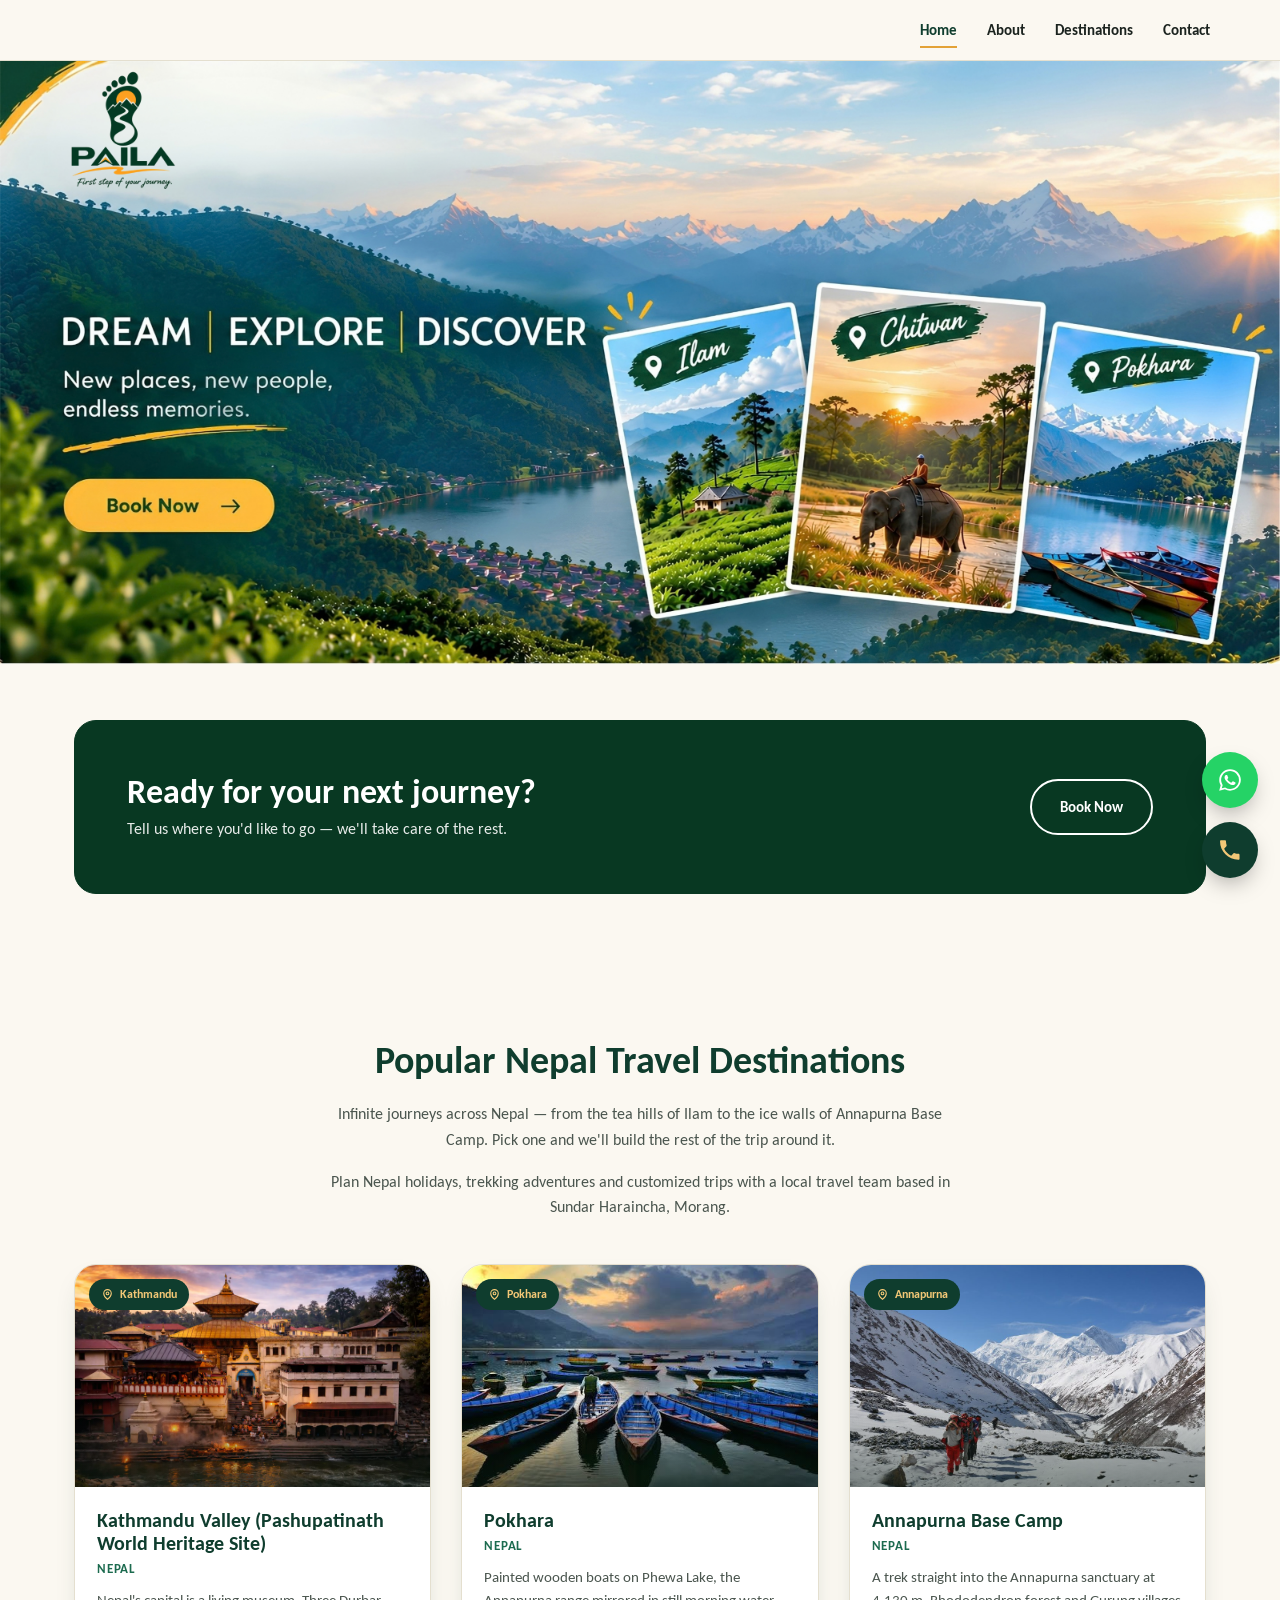
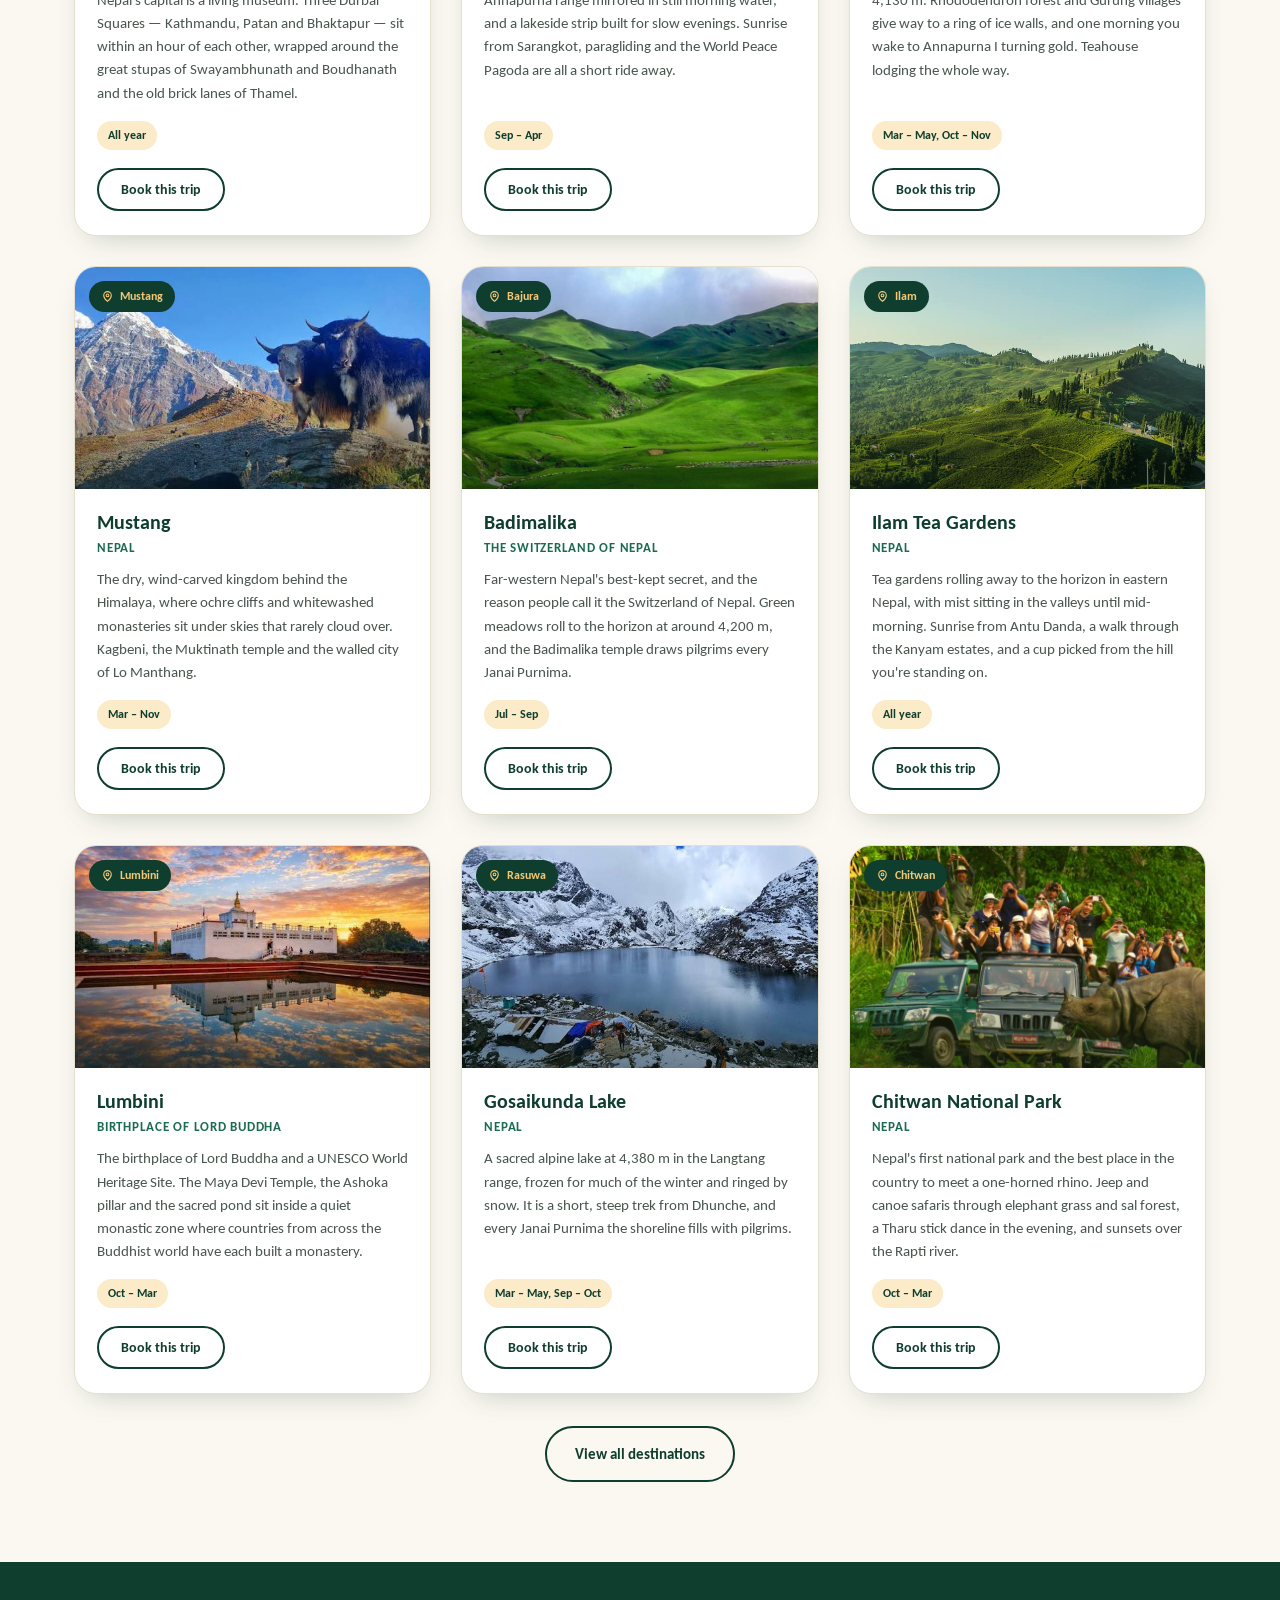
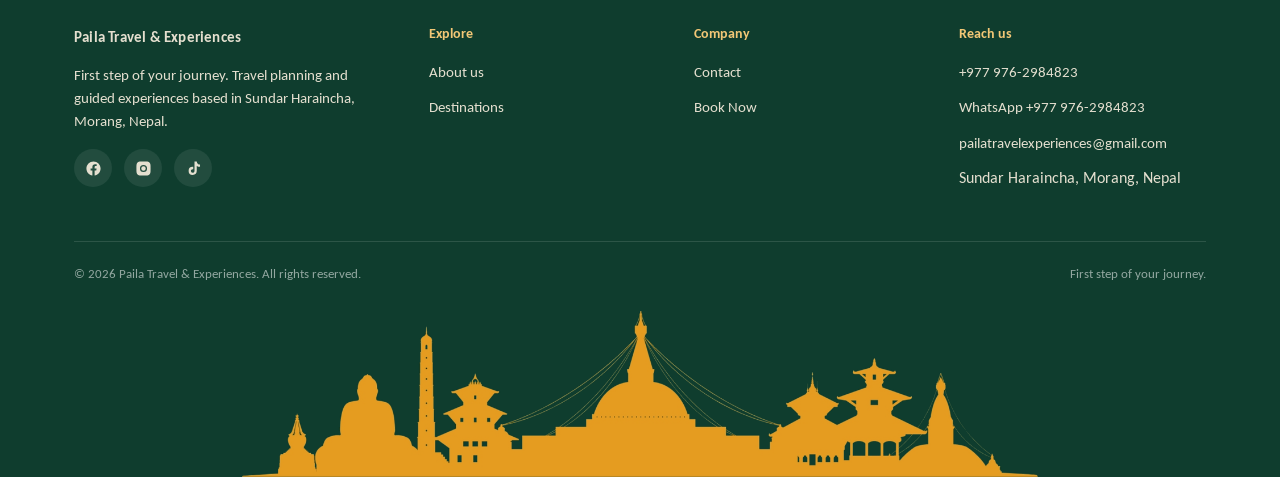
<file: index.html>
<!DOCTYPE html>
<html lang="en">
<head>
<meta charset="UTF-8">
<meta name="viewport" content="width=device-width, initial-scale=1.0">
<title>Paila Travel & Experiences | Nepal Tours, Treks & Travel Packages</title>
<meta name="description" content="Explore Nepal with Paila Travel & Experiences. Discover customized tours, treks and travel packages to Pokhara, Mustang, Annapurna Base Camp, Kathmandu, Chitwan, Ilam, Lumbini and more.">
<meta name="robots" content="index, follow, max-image-preview:large, max-snippet:-1, max-video-preview:-1">
<meta name="author" content="Paila Travel & Experiences">
<meta name="theme-color" content="#ffffff">
<link rel="canonical" href="https://www.pailatravel.com/">

<!-- Open Graph -->
<meta property="og:type" content="website">
<meta property="og:site_name" content="Paila Travel & Experiences">
<meta property="og:locale" content="en_NP">
<meta property="og:url" content="https://www.pailatravel.com/">
<meta property="og:title" content="Paila Travel & Experiences | Nepal Tours, Treks & Travel Packages">
<meta property="og:description" content="Plan memorable journeys across Nepal with customized tours, treks and local travel experiences from Paila Travel & Experiences.">
<meta property="og:image" content="https://www.pailatravel.com/images/hero-banner.png">
<meta property="og:image:alt" content="Paila Travel & Experiences — Nepal travel destinations">
<meta property="og:image:type" content="image/png">

<!-- X / Twitter -->
<meta name="twitter:card" content="summary_large_image">
<meta name="twitter:title" content="Paila Travel & Experiences | Nepal Tours & Treks">
<meta name="twitter:description" content="Customized tours, treks and travel experiences across Nepal.">
<meta name="twitter:image" content="https://www.pailatravel.com/images/hero-banner.png">

<!-- Favicons / assets -->
<link rel="icon" href="images/logo.png">
<link rel="preload" as="image" href="images/hero-banner.png">

<!-- LocalBusiness / TravelAgency structured data -->
<script type="application/ld+json">
{
  "@context": "https://schema.org",
  "@type": "TravelAgency",
  "@id": "https://www.pailatravel.com/#organization",
  "name": "Paila Travel & Experiences",
  "url": "https://www.pailatravel.com/",
  "logo": "https://www.pailatravel.com/images/logo.png",
  "image": "https://www.pailatravel.com/images/hero-banner.png",
  "description": "Travel agency offering tours, treks and customized travel experiences across Nepal.",
  "telephone": "+9779762984823",
  "email": "pailatravelexperiences@gmail.com",
  "address": {
    "@type": "PostalAddress",
    "addressLocality": "Sundar Haraincha",
    "addressRegion": "Morang",
    "addressCountry": "NP"
  },
  "areaServed": {
    "@type": "Country",
    "name": "Nepal"
  },
  "sameAs": [
    "https://www.facebook.com/share/19U7awjv8L/?mibextid=wwXIfr",
    "https://www.instagram.com/paila.travel",
    "https://www.tiktok.com/@paila.travel2026"
  ]
}
</script>

<link rel="stylesheet" href="css/style.css">
</head>
<body>

<!-- ============ TOP BAR ============ -->

<!-- ============ HEADER / NAV ============ -->
<header class="site-header">
  <div class="container nav nav-home">
    
    <nav class="nav-links" id="nav-links">
      <a href="index.html" aria-current="page">Home</a>
      <a href="about.html">About</a>
      <a href="destinations.html">Destinations</a>
      
      <a href="contact.html">Contact</a>
    </nav>
    <div class="nav-cta">
      <button class="nav-toggle" aria-label="Toggle menu" aria-expanded="false">
        <span></span><span></span><span></span>
      </button>
    </div>
  </div>
</header> 

<!-- ============ HERO ============ -->
<section class="hero" aria-label="Paila Travel & Experiences — Dream, Explore, Discover">

  <!-- wide screens: the designed banner, with an invisible hotspot over its Book Now graphic -->
  <div class="hero-frame">
    <img src="images/hero-banner.png" alt="Paila Travel & Experiences — Nepal tours and travel experiences in Pokhara, Ilam and Chitwan." fetchpriority="high">
    <button class="hero-booknow" data-open-booking aria-label="Book Now"></button>
  </div>

</section>


<!-- ============ CTA BANNER — sits in the white band directly under the banner ============ -->
<section class="cta-after-hero">
  <div class="container">
    <div class="cta-banner reveal cta-dark">
      <div>
        <h2>Ready for your next journey?</h2>
        <p>Tell us where you'd like to go — we'll take care of the rest.</p>
      </div>
      <a href="#" class="btn btn-outline-dark" data-open-booking>Book Now</a>
    </div>
  </div>
</section>


<!-- ============ DESTINATIONS ============ -->
<section>
  <div class="container">
    <div class="section-head center">
      <h2>Popular Nepal Travel Destinations</h2>
      <p>Infinite journeys across Nepal — from the tea hills of Ilam to the ice walls of Annapurna Base Camp. Pick one and we'll build the rest of the trip around it.</p>
      <p class="seo-intro">Plan Nepal holidays, trekking adventures and customized trips with a local travel team based in Sundar Haraincha, Morang.</p>
    </div>
    <div class="dest-grid">

      <article id="kathmandu" class="dest-card">
        <div class="dest-media">
          <img src="images/pash.png" alt="Temples and pagodas of a Durbar Square in the Kathmandu Valley, Nepal" loading="lazy">
          <span class="tag"><svg viewBox="0 0 24 24" fill="none" stroke="currentColor" stroke-width="2" aria-hidden="true"><path d="M12 21s-7-5.5-7-11a7 7 0 0 1 14 0c0 5.5-7 11-7 11z"/><circle cx="12" cy="10" r="2.5"/></svg>Kathmandu</span>
        </div>
        <div class="dest-body">
          <h3>Kathmandu Valley (Pashupatinath World Heritage Site)</h3>
          <div class="dest-country">Nepal</div>
          <p>Nepal's capital is a living museum. Three Durbar Squares — Kathmandu, Patan and Bhaktapur — sit within an hour of each other, wrapped around the great stupas of Swayambhunath and Boudhanath and the old brick lanes of Thamel.</p>
          <div class="dest-meta"><span>All year</span></div>
          <button type="button" class="btn btn-outline-dark dest-book" data-open-booking data-destination="Kathmandu Valley">Book this trip</button>
        </div>
      </article>

      <article id="pokhara" class="dest-card">
        <div class="dest-media">
          <img src="images/lakeside.png" alt="Wooden boats moored on Phewa Lake at Pokhara Lakeside, Nepal" loading="lazy">
          <span class="tag"><svg viewBox="0 0 24 24" fill="none" stroke="currentColor" stroke-width="2" aria-hidden="true"><path d="M12 21s-7-5.5-7-11a7 7 0 0 1 14 0c0 5.5-7 11-7 11z"/><circle cx="12" cy="10" r="2.5"/></svg>Pokhara</span>
        </div>
        <div class="dest-body">
          <h3>Pokhara </h3>
          <div class="dest-country">Nepal</div>
          <p>Painted wooden boats on Phewa Lake, the Annapurna range mirrored in still morning water, and a lakeside strip built for slow evenings. Sunrise from Sarangkot, paragliding and the World Peace Pagoda are all a short ride away.</p>
          <div class="dest-meta"><span>Sep – Apr</span></div>
          <button type="button" class="btn btn-outline-dark dest-book" data-open-booking data-destination="Pokhara (Lakeside)">Book this trip</button>
        </div>
      </article>

      <article id="abc" class="dest-card">
        <div class="dest-media">
          <img src="images/abc.png" alt="Trekkers walking towards the snow-covered Annapurna Base Camp sanctuary, Nepal" loading="lazy">
          <span class="tag"><svg viewBox="0 0 24 24" fill="none" stroke="currentColor" stroke-width="2" aria-hidden="true"><path d="M12 21s-7-5.5-7-11a7 7 0 0 1 14 0c0 5.5-7 11-7 11z"/><circle cx="12" cy="10" r="2.5"/></svg>Annapurna</span>
        </div>
        <div class="dest-body">
          <h3>Annapurna Base Camp</h3>
          <div class="dest-country">Nepal</div>
          <p>A trek straight into the Annapurna sanctuary at 4,130 m. Rhododendron forest and Gurung villages give way to a ring of ice walls, and one morning you wake to Annapurna I turning gold. Teahouse lodging the whole way.</p>
          <div class="dest-meta"><span>Mar – May, Oct – Nov</span></div>
          <button type="button" class="btn btn-outline-dark dest-book" data-open-booking data-destination="Annapurna Base Camp">Book this trip</button>
        </div>
      </article>

      <article id="mustang" class="dest-card">
        <div class="dest-media">
          <img src="images/mustang.png" alt="Yak standing on a ridge in front of Himalayan peaks in Mustang, Nepal" loading="lazy">
          <span class="tag"><svg viewBox="0 0 24 24" fill="none" stroke="currentColor" stroke-width="2" aria-hidden="true"><path d="M12 21s-7-5.5-7-11a7 7 0 0 1 14 0c0 5.5-7 11-7 11z"/><circle cx="12" cy="10" r="2.5"/></svg>Mustang</span>
        </div>
        <div class="dest-body">
          <h3>Mustang</h3>
          <div class="dest-country">Nepal</div>
          <p>The dry, wind-carved kingdom behind the Himalaya, where ochre cliffs and whitewashed monasteries sit under skies that rarely cloud over. Kagbeni, the Muktinath temple and the walled city of Lo Manthang.</p>
          <div class="dest-meta"><span>Mar – Nov</span></div>
          <button type="button" class="btn btn-outline-dark dest-book" data-open-booking data-destination="Mustang">Book this trip</button>
        </div>
      </article>

      <article id="badimalika" class="dest-card">
        <div class="dest-media">
          <img src="images/badi.png" alt="Rolling green alpine meadows of Badimalika in far-western Nepal" loading="lazy">
          <span class="tag"><svg viewBox="0 0 24 24" fill="none" stroke="currentColor" stroke-width="2" aria-hidden="true"><path d="M12 21s-7-5.5-7-11a7 7 0 0 1 14 0c0 5.5-7 11-7 11z"/><circle cx="12" cy="10" r="2.5"/></svg>Bajura</span>
        </div>
        <div class="dest-body">
          <h3>Badimalika</h3>
          <div class="dest-country">The Switzerland of Nepal</div>
          <p>Far-western Nepal's best-kept secret, and the reason people call it the Switzerland of Nepal. Green meadows roll to the horizon at around 4,200 m, and the Badimalika temple draws pilgrims every Janai Purnima.</p>
          <div class="dest-meta"><span>Jul – Sep</span></div>
          <button type="button" class="btn btn-outline-dark dest-book" data-open-booking data-destination="Badimalika">Book this trip</button>
        </div>
      </article>

      <article id="ilam" class="dest-card">
        <div class="dest-media">
          <img src="images/illam.png" alt="Terraced green tea gardens rolling over the hills of Ilam, eastern Nepal" loading="lazy">
          <span class="tag"><svg viewBox="0 0 24 24" fill="none" stroke="currentColor" stroke-width="2" aria-hidden="true"><path d="M12 21s-7-5.5-7-11a7 7 0 0 1 14 0c0 5.5-7 11-7 11z"/><circle cx="12" cy="10" r="2.5"/></svg>Ilam</span>
        </div>
        <div class="dest-body">
          <h3>Ilam Tea Gardens</h3>
          <div class="dest-country">Nepal</div>
          <p>Tea gardens rolling away to the horizon in eastern Nepal, with mist sitting in the valleys until mid-morning. Sunrise from Antu Danda, a walk through the Kanyam estates, and a cup picked from the hill you're standing on.</p>
          <div class="dest-meta"><span>All year</span></div>
          <button type="button" class="btn btn-outline-dark dest-book" data-open-booking data-destination="Ilam">Book this trip</button>
        </div>
      </article>

      <article id="lumbini" class="dest-card">
        <div class="dest-media">
          <img src="images/lumbini.png" alt="The Maya Devi Temple reflected in the sacred pond at Lumbini, Nepal" loading="lazy">
          <span class="tag"><svg viewBox="0 0 24 24" fill="none" stroke="currentColor" stroke-width="2" aria-hidden="true"><path d="M12 21s-7-5.5-7-11a7 7 0 0 1 14 0c0 5.5-7 11-7 11z"/><circle cx="12" cy="10" r="2.5"/></svg>Lumbini</span>
        </div>
        <div class="dest-body">
          <h3>Lumbini</h3>
          <div class="dest-country">Birthplace of Lord Buddha</div>
          <p>The birthplace of Lord Buddha and a UNESCO World Heritage Site. The Maya Devi Temple, the Ashoka pillar and the sacred pond sit inside a quiet monastic zone where countries from across the Buddhist world have each built a monastery.</p>
          <div class="dest-meta"><span>Oct – Mar</span></div>
          <button type="button" class="btn btn-outline-dark dest-book" data-open-booking data-destination="Lumbini">Book this trip</button>
        </div>
      </article>

      <article id="gosaikunda" class="dest-card">
        <div class="dest-media">
          <img src="images/gosaikunda.png" alt="The sacred alpine lake of Gosaikunda ringed by snow-covered ridges, Nepal" loading="lazy">
          <span class="tag"><svg viewBox="0 0 24 24" fill="none" stroke="currentColor" stroke-width="2" aria-hidden="true"><path d="M12 21s-7-5.5-7-11a7 7 0 0 1 14 0c0 5.5-7 11-7 11z"/><circle cx="12" cy="10" r="2.5"/></svg>Rasuwa</span>
        </div>
        <div class="dest-body">
          <h3>Gosaikunda Lake</h3>
          <div class="dest-country">Nepal</div>
          <p>A sacred alpine lake at 4,380 m in the Langtang range, frozen for much of the winter and ringed by snow. It is a short, steep trek from Dhunche, and every Janai Purnima the shoreline fills with pilgrims.</p>
          <div class="dest-meta"><span>Mar – May, Sep – Oct</span></div>
          <button type="button" class="btn btn-outline-dark dest-book" data-open-booking data-destination="Gosaikunda Lake">Book this trip</button>
        </div>
      </article>

      <article id="chitwan" class="dest-card">
        <div class="dest-media">
          <img src="images/chitwan.png" alt="Safari jeep of visitors photographing a one-horned rhino in Chitwan National Park, Nepal" loading="lazy">
          <span class="tag"><svg viewBox="0 0 24 24" fill="none" stroke="currentColor" stroke-width="2" aria-hidden="true"><path d="M12 21s-7-5.5-7-11a7 7 0 0 1 14 0c0 5.5-7 11-7 11z"/><circle cx="12" cy="10" r="2.5"/></svg>Chitwan</span>
        </div>
        <div class="dest-body">
          <h3>Chitwan National Park</h3>
          <div class="dest-country">Nepal</div>
          <p>Nepal's first national park and the best place in the country to meet a one-horned rhino. Jeep and canoe safaris through elephant grass and sal forest, a Tharu stick dance in the evening, and sunsets over the Rapti river.</p>
          <div class="dest-meta"><span>Oct – Mar</span></div>
          <button type="button" class="btn btn-outline-dark dest-book" data-open-booking data-destination="Chitwan National Park">Book this trip</button>
        </div>
      </article>

      <!-- <article id="bandipur" class="dest-card">
        <div class="dest-media">
          <img src="images/bandi.png" alt="Cobbled Newari bazaar street of Bandipur hilltop town, Nepal" loading="lazy">
          <span class="tag"><svg viewBox="0 0 24 24" fill="none" stroke="currentColor" stroke-width="2" aria-hidden="true"><path d="M12 21s-7-5.5-7-11a7 7 0 0 1 14 0c0 5.5-7 11-7 11z"/><circle cx="12" cy="10" r="2.5"/></svg>Tanahun</span>
        </div>
        <div class="dest-body">
          <h3>Bandipur</h3>
          <div class="dest-country">Nepal</div>
          <p>A hilltop Newari bazaar frozen in the 18th century — cobbled lanes, carved windows and pastel townhouses with no cars in sight. Climb to Thani Mai temple at sunrise for a wall of Himalayan peaks from Manaslu to the Annapurnas.</p>
          <div class="dest-meta"><span>All year</span></div>
          <button type="button" class="btn btn-outline-dark dest-book" data-open-booking data-destination="Bandipur">Book this trip</button>
        </div>
      </article>

      <article id="bardiya" class="dest-card">
        <div class="dest-media">
          <img src="images/bardi.png" alt="Jeep safari and forest of Bardiya National Park, Nepal" loading="lazy">
          <span class="tag"><svg viewBox="0 0 24 24" fill="none" stroke="currentColor" stroke-width="2" aria-hidden="true"><path d="M12 21s-7-5.5-7-11a7 7 0 0 1 14 0c0 5.5-7 11-7 11z"/><circle cx="12" cy="10" r="2.5"/></svg>Bardiya</span>
        </div>
        <div class="dest-body">
          <h3>Bardiya National Park</h3>
          <div class="dest-country">Nepal</div>
          <p>Nepal's largest national park, and a quieter alternative to Chitwan for spotting wild tigers, elephants and gharial along the Karnali River. Jeep and canoe safaris through sal forest and grassland, with evenings spent in Tharu villages.</p>
          <div class="dest-meta"><span>Oct – Mar</span></div>
          <button type="button" class="btn btn-outline-dark dest-book" data-open-booking data-destination="Bardiya National Park">Book this trip</button>
        </div>
      </article>

      <article id="ghandruk" class="dest-card">
        <div class="dest-media">
          <img src="images/ghan.png" alt="Stone-paved Gurung village of Ghandruk with Annapurna range behind, Nepal" loading="lazy">
          <span class="tag"><svg viewBox="0 0 24 24" fill="none" stroke="currentColor" stroke-width="2" aria-hidden="true"><path d="M12 21s-7-5.5-7-11a7 7 0 0 1 14 0c0 5.5-7 11-7 11z"/><circle cx="12" cy="10" r="2.5"/></svg>Kaski</span>
        </div>
        <div class="dest-body">
          <h3>Ghandruk</h3>
          <div class="dest-country">Nepal</div>
          <p>A stone-paved Gurung village terraced into the Annapurna foothills, with Machhapuchhre and Annapurna South filling the skyline from almost every doorway. One of the most rewarding short treks in the region, with teahouses along the way.</p>
          <div class="dest-meta"><span>Oct – May</span></div>
          <button type="button" class="btn btn-outline-dark dest-book" data-open-booking data-destination="Ghandruk">Book this trip</button>
        </div>
      </article>

      <article id="gorkha" class="dest-card">
        <div class="dest-media">
          <img src="images/gorkha.png" alt="Gorkha Durbar hilltop palace overlooking the valley, Nepal" loading="lazy">
          <span class="tag"><svg viewBox="0 0 24 24" fill="none" stroke="currentColor" stroke-width="2" aria-hidden="true"><path d="M12 21s-7-5.5-7-11a7 7 0 0 1 14 0c0 5.5-7 11-7 11z"/><circle cx="12" cy="10" r="2.5"/></svg>Gorkha</span>
        </div>
        <div class="dest-body">
          <h3>Gorkha</h3>
          <div class="dest-country">Nepal</div>
          <p>The hill town where Prithvi Narayan Shah began the campaign that unified Nepal. Gorkha Durbar's whitewashed palace sits on a ridge above the valley, with Manaslu and Himalchuli filling the horizon on a clear day.</p>
          <div class="dest-meta"><span>All year</span></div>
          <button type="button" class="btn btn-outline-dark dest-book" data-open-booking data-destination="Gorkha">Book this trip</button>
        </div>
      </article>

      <article id="jephale" class="dest-card">
        <div class="dest-media">
          <img src="images/jeff.png" alt="Hillside homestay village of Jephale with mountain views, Morang, Nepal" loading="lazy">
          <span class="tag"><svg viewBox="0 0 24 24" fill="none" stroke="currentColor" stroke-width="2" aria-hidden="true"><path d="M12 21s-7-5.5-7-11a7 7 0 0 1 14 0c0 5.5-7 11-7 11z"/><circle cx="12" cy="10" r="2.5"/></svg>Morang</span>
        </div>
        <div class="dest-body">
          <h3>Jefale</h3>
          <div class="dest-country">Nepal</div>
          <p>A community-homestay hill village tucked into the same district Paila Travel calls home. Climb the Jephale view tower for a rare low-altitude sighting of both Kanchenjunga and Everest, then settle into a family-run homestay for the night.</p>
          <div class="dest-meta"><span>Oct – Apr</span></div>
          <button type="button" class="btn btn-outline-dark dest-book" data-open-booking data-destination="Jephale">Book this trip</button>
        </div>
      </article>

      <article id="jiri" class="dest-card">
        <div class="dest-media">
          <img src="images/jiri.png" alt="Rolling green hills and apple orchards around Jiri, Nepal" loading="lazy">
          <span class="tag"><svg viewBox="0 0 24 24" fill="none" stroke="currentColor" stroke-width="2" aria-hidden="true"><path d="M12 21s-7-5.5-7-11a7 7 0 0 1 14 0c0 5.5-7 11-7 11z"/><circle cx="12" cy="10" r="2.5"/></svg>Dolakha</span>
        </div>
        <div class="dest-body">
          <h3>Jiri</h3>
          <div class="dest-country">Nepal</div>
          <p>Known as the "Switzerland of Nepal" for its rolling green hills and cool climate, Jiri was the original trailhead for Everest expeditions before the Lukla airstrip existed. Sherpa villages and pine forest, with a slower start to the Everest trail.</p>
          <div class="dest-meta"><span>Oct – Apr</span></div>
          <button type="button" class="btn btn-outline-dark dest-book" data-open-booking data-destination="Jiri">Book this trip</button>
        </div>
      </article>

      <article id="kalinchowk" class="dest-card">
        <div class="dest-media">
          <img src="images/kalin.png" alt="Kalinchowk Bhagwati temple ridge above Kuri Village in snow, Nepal" loading="lazy">
          <span class="tag"><svg viewBox="0 0 24 24" fill="none" stroke="currentColor" stroke-width="2" aria-hidden="true"><path d="M12 21s-7-5.5-7-11a7 7 0 0 1 14 0c0 5.5-7 11-7 11z"/><circle cx="12" cy="10" r="2.5"/></svg>Dolakha</span>
        </div>
        <div class="dest-body">
          <h3>Kalinchowk (Kuri Village)</h3>
          <div class="dest-country">Nepal</div>
          <p>Home base for the Kalinchowk Bhagwati temple, perched near 3,800 m and reached by a short hike or a cable car ride above the clouds. Winter buries the ridge in snow; on a clear day the view runs across Gaurishankar, Langtang and Ganesh Himal.</p>
          <div class="dest-meta"><span>Nov – Feb</span></div>
          <button type="button" class="btn btn-outline-dark dest-book" data-open-booking data-destination="Kalinchowk (Kuri Village)">Book this trip</button>
        </div>
      </article>

      <article id="koshi-tappu" class="dest-card">
        <div class="dest-media">
          <img src="images/koshi.png" alt="Wetland grassland of Koshi Tappu Wildlife Reserve with wild water buffalo, Nepal" loading="lazy">
          <span class="tag"><svg viewBox="0 0 24 24" fill="none" stroke="currentColor" stroke-width="2" aria-hidden="true"><path d="M12 21s-7-5.5-7-11a7 7 0 0 1 14 0c0 5.5-7 11-7 11z"/><circle cx="12" cy="10" r="2.5"/></svg>Sunsari</span>
        </div>
        <div class="dest-body">
          <h3>Koshi Tappu Wildlife Reserve</h3>
          <div class="dest-country">Nepal</div>
          <p>Nepal's most important wetland, where the Sapta Koshi spreads into marsh and grassland sheltering the country's last wild water buffalo and more than 500 bird species. A paradise for birdwatchers, with dugout canoe rides through the reeds at dawn.</p>
          <div class="dest-meta"><span>Oct – Mar</span></div>
          <button type="button" class="btn btn-outline-dark dest-book" data-open-booking data-destination="Koshi Tappu Wildlife Reserve">Book this trip</button>
        </div>
      </article>

      <article id="manang" class="dest-card">
        <div class="dest-media">
          <img src="images/man.png" alt="Tibetan-style village of Manang below Annapurna and Gangapurna peaks, Nepal" loading="lazy">
          <span class="tag"><svg viewBox="0 0 24 24" fill="none" stroke="currentColor" stroke-width="2" aria-hidden="true"><path d="M12 21s-7-5.5-7-11a7 7 0 0 1 14 0c0 5.5-7 11-7 11z"/><circle cx="12" cy="10" r="2.5"/></svg>Manang</span>
        </div>
        <div class="dest-body">
          <h3>Manang</h3>
          <div class="dest-country">Nepal</div>
          <p>A high, dry Himalayan valley on the Annapurna Circuit, where Tibetan-style villages sit under Annapurna II and Gangapurna. Old monasteries, Milarepa's cave and a built-in acclimatisation day — most trekkers pause here before crossing the Thorong La.</p>
          <div class="dest-meta"><span>Mar – May, Sep – Nov</span></div>
          <button type="button" class="btn btn-outline-dark dest-book" data-open-booking data-destination="Manang">Book this trip</button>
        </div>
      </article>

      <article id="namje" class="dest-card">
        <div class="dest-media">
          <img src="images/namj.png" alt="Magar village of Namje above Bhedetar hill station with Himalayan view, Nepal" loading="lazy">
          <span class="tag"><svg viewBox="0 0 24 24" fill="none" stroke="currentColor" stroke-width="2" aria-hidden="true"><path d="M12 21s-7-5.5-7-11a7 7 0 0 1 14 0c0 5.5-7 11-7 11z"/><circle cx="12" cy="10" r="2.5"/></svg>Dhankuta</span>
        </div>
        <div class="dest-body">
          <h3>Namje, Bhedetar</h3>
          <div class="dest-country">Nepal</div>
          <p>A Magar village above the hill station of Bhedetar, once named one of CNN's most underrated destinations in the world. Wide views of the eastern Himalaya, traditional Magar dance and dress, and cool weather a world away from the Terai plains below.</p>
          <div class="dest-meta"><span>All year</span></div>
          <button type="button" class="btn btn-outline-dark dest-book" data-open-booking data-destination="Namje, Bhedetar">Book this trip</button>
        </div>
      </article>

      <article id="pathibhara" class="dest-card">
        <div class="dest-media">
          <img src="images/pathi.png" alt="Pathibhara Devi temple on a ridge with Kanchenjunga behind, Nepal" loading="lazy">
          <span class="tag"><svg viewBox="0 0 24 24" fill="none" stroke="currentColor" stroke-width="2" aria-hidden="true"><path d="M12 21s-7-5.5-7-11a7 7 0 0 1 14 0c0 5.5-7 11-7 11z"/><circle cx="12" cy="10" r="2.5"/></svg>Taplejung</span>
        </div>
        <div class="dest-body">
          <h3>Pathibhara Temple</h3>
          <div class="dest-country">Nepal</div>
          <p>One of Nepal's most revered Shakti Peeth shrines, perched above 3,700 m in Taplejung with Kanchenjunga rising behind it. A cable car now carries pilgrims and trekkers most of the way up, with the final stretch on foot through rhododendron forest.</p>
          <div class="dest-meta"><span>Mar – May, Sep – Nov</span></div>
          <button type="button" class="btn btn-outline-dark dest-book" data-open-booking data-destination="Pathibhara Temple">Book this trip</button>
        </div>
      </article>

      <article id="sailung" class="dest-card">
        <div class="dest-media">
          <img src="images/sailung.png" alt="Grassy ridge of Sailung with 360-degree Himalayan panorama, Nepal" loading="lazy">
          <span class="tag"><svg viewBox="0 0 24 24" fill="none" stroke="currentColor" stroke-width="2" aria-hidden="true"><path d="M12 21s-7-5.5-7-11a7 7 0 0 1 14 0c0 5.5-7 11-7 11z"/><circle cx="12" cy="10" r="2.5"/></svg>Dolakha</span>
        </div>
        <div class="dest-body">
          <h3>Sailung</h3>
          <div class="dest-country">Nepal</div>
          <p>A grassy ridge on the Dolakha–Ramechhap border that opens into a full 360-degree horizon — Gaurishankar, Langtang, Ganesh Himal and, on the clearest days, Everest itself. Hindu and Buddhist shrines share the summit among a hundred rolling hillocks.</p>
          <div class="dest-meta"><span>Oct – May</span></div>
          <button type="button" class="btn btn-outline-dark dest-book" data-open-booking data-destination="Sailung">Book this trip</button>
        </div>
      </article> -->

    </div>
    <div class="section-more" style="text-align:center;margin-top:32px;">
      <a href="destinations.html" class="btn btn-outline-dark">View all destinations</a>
    </div>
  </div>
</section>

<!-- ============ FOOTER ============ -->
<footer class="site-footer">
  <div class="container">
    <div class="footer-grid">
      <div class="footer-brand">
        <p class="footer-brand-name">Paila Travel &amp; Experiences</p>
        <p>First step of your journey. Travel planning and guided experiences based in Sundar Haraincha, Morang, Nepal.</p>
        <div class="footer-socials">
          <a href="https://www.facebook.com/share/19U7awjv8L/?mibextid=wwXIfr" aria-label="Facebook" target="_blank" title="Add your Facebook link"><svg viewBox="0 0 24 24" fill="currentColor"><path d="M22 12.06C22 6.51 17.52 2 12 2S2 6.51 2 12.06c0 5 3.66 9.15 8.44 9.94v-7.03H7.9v-2.91h2.54V9.85c0-2.51 1.49-3.9 3.77-3.9 1.09 0 2.24.2 2.24.2v2.46h-1.26c-1.24 0-1.63.78-1.63 1.57v1.88h2.78l-.44 2.91h-2.34V22c4.78-.79 8.44-4.94 8.44-9.94z"/></svg></a>


          <a href="https://www.instagram.com/paila.travel?stkn=MzRrMGc0YTc4OGJt" aria-label="Instagram" target="_blank" title="Add your Instagram link"><svg viewBox="0 0 24 24" fill="currentColor"><path d="M12 2c2.72 0 3.06.01 4.12.06 1.06.05 1.79.22 2.43.47.66.26 1.21.6 1.76 1.15.5.5.9 1.1 1.15 1.76.25.64.42 1.37.47 2.43.05 1.06.06 1.4.06 4.12s-.01 3.06-.06 4.12c-.05 1.06-.22 1.79-.47 2.43a4.9 4.9 0 0 1-1.15 1.76 4.9 4.9 0 0 1-1.76 1.15c-.64.25-1.37.42-2.43.47-1.06.05-1.4.06-4.12.06s-3.06-.01-4.12-.06c-1.06-.05-1.79-.22-2.43-.47a4.9 4.9 0 0 1-1.76-1.15 4.9 4.9 0 0 1-1.15-1.76c-.25-.64-.42-1.37-.47-2.43C2.01 15.06 2 14.72 2 12s.01-3.06.06-4.12c.05-1.06.22-1.79.47-2.43.26-.66.6-1.21 1.15-1.76a4.9 4.9 0 0 1 1.76-1.15c.64-.25 1.37-.42 2.43-.47C8.94 2.01 9.28 2 12 2zm0 5a5 5 0 1 0 0 10 5 5 0 0 0 0-10zm0 8.2a3.2 3.2 0 1 1 0-6.4 3.2 3.2 0 0 1 0 6.4zm5.2-8.4a1.17 1.17 0 1 1 0-2.34 1.17 1.17 0 0 1 0 2.34z"/></svg></a>

          
          <a href="https://www.tiktok.com/@paila.travel2026?_r=1&_t=ZS-99uf7bv293M" aria-label="TikTok" target="_blank" title="Add your TikTok link"><svg viewBox="0 0 24 24" fill="currentColor"><path d="M16.6 2h-3.2v13.5c0 1.4-1.13 2.55-2.55 2.55a2.55 2.55 0 0 1-2.55-2.55c0-1.4 1.13-2.55 2.55-2.55.28 0 .55.04.8.13V9.7a5.8 5.8 0 0 0-.8-.06A5.75 5.75 0 0 0 5.1 15.4 5.75 5.75 0 0 0 10.85 21.1a5.75 5.75 0 0 0 5.75-5.75V8.3a8.2 8.2 0 0 0 4.6 1.4V6.5a4.98 4.98 0 0 1-4.6-4.5z"/></svg></a>
        </div>
      </div>
      <div>
        <h4>Explore</h4>
        <ul class="footer-links">
          <li><a href="about.html">About us</a></li>
          <li><a href="destinations.html">Destinations</a></li>
          
        </ul>
      </div>
      <div>
        <h4>Company</h4>
        <ul class="footer-links">
          <li><a href="contact.html">Contact</a></li>
          <li><a href="#" data-open-booking>Book Now</a></li>
        </ul>
      </div>
      <div>
        <h4>Reach us</h4>
        <ul class="footer-links">
          <li><a data-call-link href="#"> +977 976-2984823</a></li>
          <li><a data-whatsapp-link data-whatsapp-text="Hi Paila Travel, I'd like to know more about your tour packages." href="#"> WhatsApp +977 976-2984823</a></li>
          
          <li class="footer-email">
            <a href="https://mail.google.com/mail/?view=cm&fs=1&to=pailatravelexperiences@gmail.com" target="_blank">
             pailatravelexperiences@gmail.com
            </a>
          </li>
          <li>Sundar Haraincha, Morang, Nepal</li>
        </ul>
      </div>
    </div>
    <div class="footer-bottom">
      <span>© <span id="year"></span> Paila Travel & Experiences. All rights reserved.</span>
      <span>First step of your journey.</span>
    </div>
  </div>
  <div class="footer-skyline" aria-hidden="true">
    <img src="images/footer-skyline.png" alt="" class="footer-skyline-img" loading="lazy">
  </div>
</footer>

<!-- ============ FLOATING ACTION BUTTONS (home page) ============ -->
<div class="fab-stack">
  <a class="fab fab-whatsapp" data-whatsapp-link data-whatsapp-text="Hi Paila Travel, I'd like to know more about your tour packages." href="#" aria-label="Chat on WhatsApp" title="Chat on WhatsApp">
    <svg viewBox="0 0 24 24" fill="currentColor"><path d="M12.04 2c-5.5 0-9.96 4.46-9.96 9.96 0 1.76.46 3.44 1.32 4.94L2 22l5.25-1.38a9.9 9.9 0 0 0 4.79 1.22h.01c5.5 0 9.96-4.46 9.96-9.96S17.54 2 12.04 2zm0 18.2h-.01a8.2 8.2 0 0 1-4.18-1.14l-.3-.18-3.12.82.83-3.04-.2-.31a8.24 8.24 0 0 1-1.26-4.39c0-4.55 3.7-8.25 8.25-8.25 2.2 0 4.27.86 5.83 2.42a8.19 8.19 0 0 1 2.41 5.83c0 4.55-3.7 8.24-8.25 8.24zm4.52-6.17c-.25-.12-1.47-.72-1.69-.81-.23-.08-.4-.12-.56.13-.17.25-.64.81-.79.97-.14.17-.29.19-.54.06-.25-.12-1.04-.38-1.99-1.22-.73-.66-1.23-1.46-1.37-1.71-.14-.25-.02-.38.11-.51.11-.11.25-.29.37-.43.12-.15.16-.25.25-.42.08-.17.04-.31-.02-.44-.06-.12-.56-1.36-.77-1.86-.2-.48-.41-.42-.56-.43-.14-.01-.31-.01-.48-.01-.17 0-.44.06-.67.31-.23.25-.87.85-.87 2.08 0 1.23.89 2.41 1.02 2.58.12.17 1.75 2.67 4.25 3.74.59.26 1.06.41 1.42.52.6.19 1.14.16 1.57.1.48-.07 1.47-.6 1.68-1.18.21-.58.21-1.08.14-1.18-.06-.11-.23-.17-.48-.29z"/></svg>
  </a>
  <a class="fab fab-call" data-call-link href="#" aria-label="Call us" title="Call us">
    <svg viewBox="0 0 24 24" fill="currentColor"><path d="M6.6 10.8c1.4 2.8 3.7 5.1 6.5 6.5l2.2-2.2c.3-.3.7-.4 1-.2 1.1.4 2.3.6 3.5.6.6 0 1 .4 1 1V20c0 .6-.4 1-1 1-9.4 0-17-7.6-17-17 0-.6.4-1 1-1h3.5c.6 0 1 .4 1 1 0 1.2.2 2.4.6 3.5.1.4 0 .8-.2 1l-2.1 2.3z"/></svg>
  </a>
</div>

<!-- ============ BOOKING MODAL ============ -->
<div class="modal-backdrop" id="booking-modal">
  <div class="modal" role="dialog" aria-modal="true" aria-labelledby="booking-title">
    <button class="modal-close" aria-label="Close">✕</button>
    <div class="modal-head">
      <div class="icon-badge">
        <svg viewBox="0 0 24 24" fill="none" stroke="currentColor" stroke-width="2"><rect x="3" y="4" width="18" height="18" rx="2"/><path d="M8 2v4M16 2v4M3 10h18"/></svg>
      </div>
      <h3 id="booking-title">Book your trip</h3>
      <p>Fill this in and we'll open WhatsApp with your details ready to send.</p>
    </div>
    <div id="booking-form-msg" class="form-msg"></div>
    <form id="booking-form" novalidate>
      <div class="field">
        <label for="fullname">Full Name</label>
        <input id="fullname" name="fullname" type="text" placeholder="e.g. Sita Rai" required>
      </div>
      <div class="field">
        <label for="address">Address</label>
        <input id="address" name="address" type="text" placeholder="e.g. Biratnagar, Nepal" required>
      </div>
      <div class="field">
        <label for="phone">Contact No</label>
        <input id="phone" name="phone" type="tel" placeholder="98XXXXXXXX" required>
      </div>
      <div class="field">
        <label for="destination">Destination</label>
        <select id="destination" name="destination" required>
          <option value="" disabled selected>Choose where you'd like to go</option>
            <option value="Kathmandu Valley">Kathmandu Valley</option>
            <option value="Pokhara (Lakeside)">Pokhara (Lakeside)</option>
            <option value="Annapurna Base Camp">Annapurna Base Camp</option>
            <option value="Mustang">Mustang</option>
            <option value="Badimalika">Badimalika</option>
            <option value="Ilam">Ilam</option>
            <option value="Lumbini">Lumbini</option>
            <option value="Gosaikunda Lake">Gosaikunda Lake</option>
            <option value="Chitwan National Park">Chitwan National Park</option>
            <option value="Bandipur">Bandipur</option>
            <option value="Bardiya National Park">Bardiya National Park</option>
            <option value="Ghandruk">Ghandruk</option>
            <option value="Gorkha">Gorkha</option>
            <option value="Jephale">Jephale</option>
            <option value="Jiri">Jiri</option>
            <option value="Kalinchowk (Kuri Village)">Kalinchowk (Kuri Village)</option>
            <option value="Koshi Tappu Wildlife Reserve">Koshi Tappu Wildlife Reserve</option>
            <option value="Manang">Manang</option>
            <option value="Namje, Bhedetar">Namje, Bhedetar</option>
            <option value="Pathibhara Temple">Pathibhara Temple</option>
            <option value="Sailung">Sailung</option>
            <option value="Janakpur Dham">Janakpur Dham</option>
            <option value="Somewhere else in Nepal">Somewhere else in Nepal</option>
        </select>
      </div>
      <div class="field" id="destination-other-field" hidden>
        <label for="destination-other">Please tell us the destination</label>
        <input id="destination-other" name="destinationOther" type="text" placeholder="Where would you like to go?">
      </div>
      <div class="field-row">
        <div class="field">
          <label for="groupsize">Number of Travellers</label>
          <input id="groupsize" name="groupsize" type="number" min="1" step="1" inputmode="numeric" placeholder="e.g. 4" required>
        </div>
        <div class="field">
          <label for="tripduration">Trip Duration</label>
          <input id="tripduration" name="tripduration" type="text" placeholder="e.g. 5 days" required>
        </div>
      </div>
      <div class="field-row">
        <div class="field">
          <label for="bookingdate">Booking Date <span class="date-format-hint" data-date-hint>(dd/mm/yyyy)</span></label>
          <input id="bookingdate" name="bookingdate" type="text" inputmode="numeric" placeholder="dd/mm/yyyy" maxlength="10" required>
        </div>
        <div class="field">
          <label for="calendartype">Calendar</label>
          <select id="calendartype" name="calendartype" required>
            <option value="AD">AD</option>
            <option value="BS">BS</option>
          </select>
        </div>
      </div>

      <div class="field-checkbox">
        <input type="checkbox" id="agree-note" name="agreeNote" required>
        <label for="agree-note">Please Note: This form is only a preliminary tour inquiry and does not constitute a final booking or confirmation. Your tour will be finalized after our team contacts you to discuss the details, availability, pricing, and other requirements.</label>
      </div>

      <button type="submit" class="btn btn-gold btn-block">
        Send via WhatsApp
      </button>
    </form>
  </div>
</div>
<script>document.getElementById("year").textContent = new Date().getFullYear();</script>
<script src="js/main.js"></script>
</body>
</html>
</file>
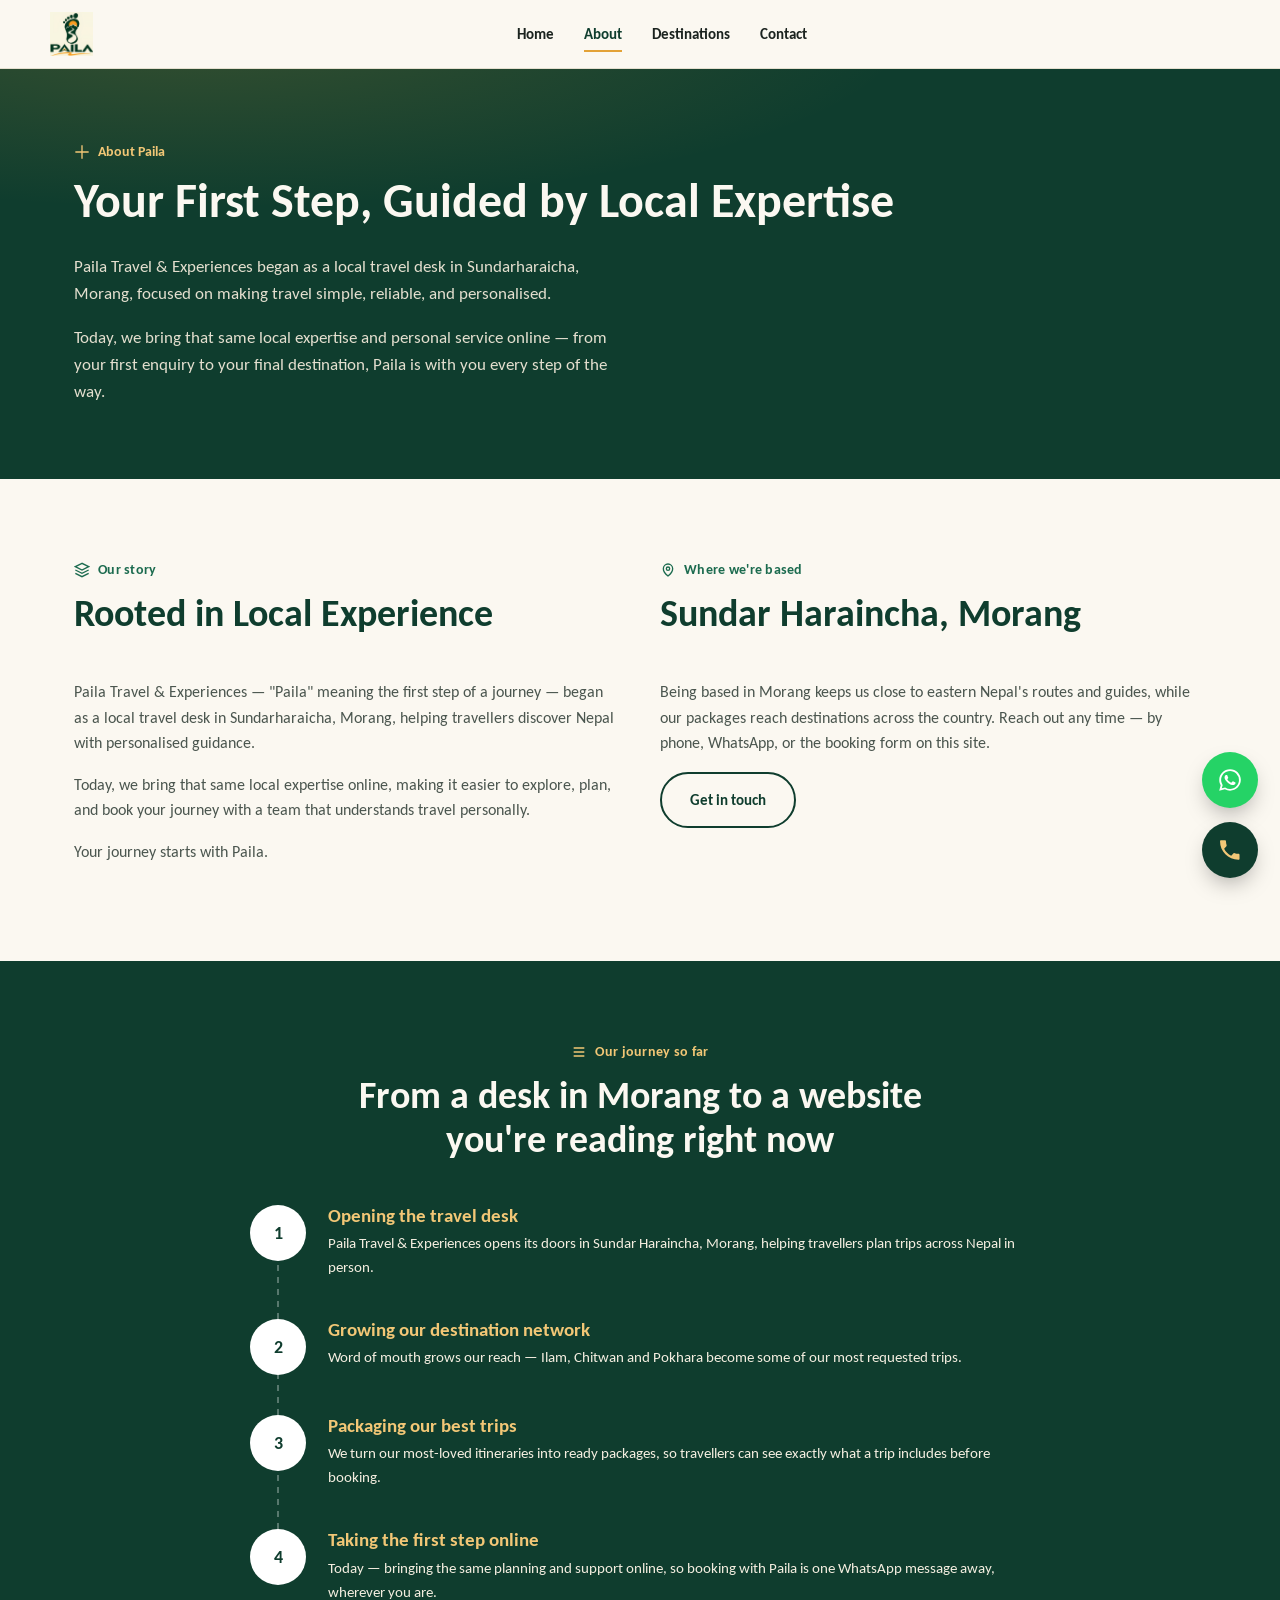
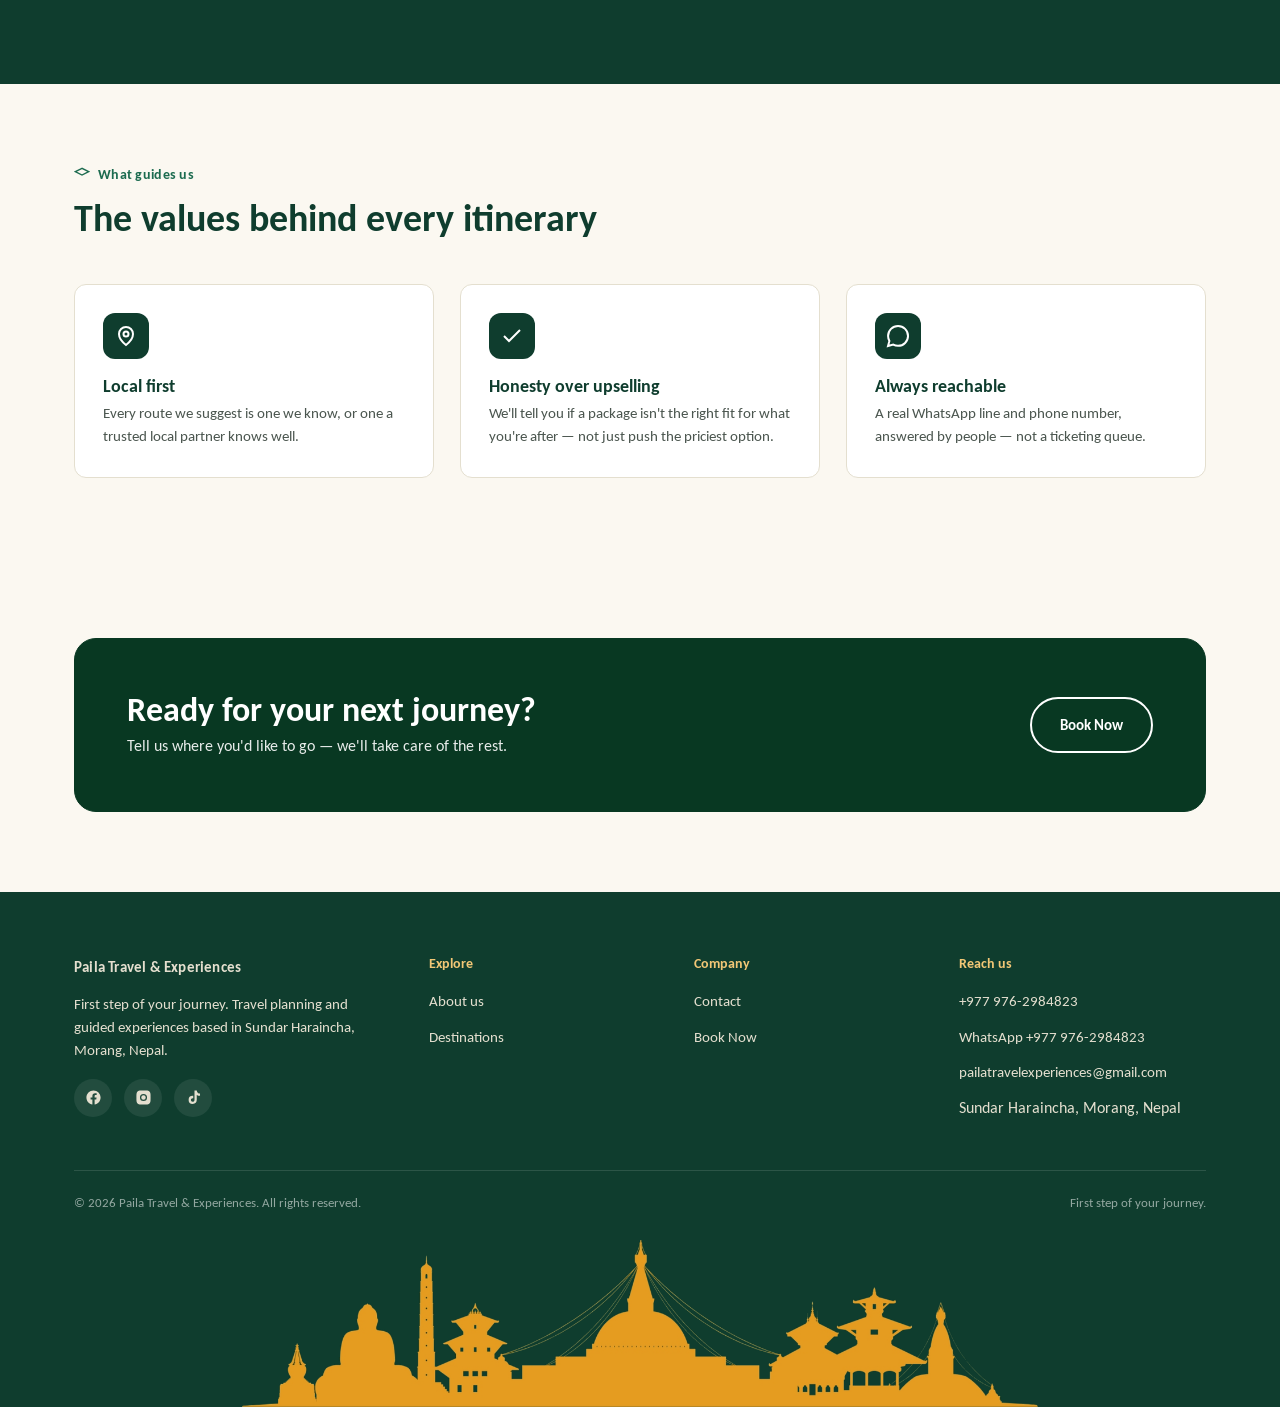
<file: about.html>
<!DOCTYPE html>
<html lang="en">
<head>
<meta charset="UTF-8">
<meta name="viewport" content="width=device-width, initial-scale=1.0">
<title>About Us | Paila Travel & Experiences</title>
<meta name="description" content="Paila Travel & Experiences is a Sundar Haraincha, Morang based travel company — learn our story and how we plan every trip.">
<link rel="icon" href="images/logo.png">
<link rel="stylesheet" href="css/style.css">
</head>
<body>

 
    

<header class="site-header">
  <div class="container nav">
    <a href="index.html" class="brand"><img src="images/logo.png" alt="Paila Travel & Experiences"></a>
    <nav class="nav-links" id="nav-links">
      <a href="index.html">Home</a>
      <a href="about.html" aria-current="page">About</a>
      <a href="destinations.html">Destinations</a>
      
      <a href="contact.html">Contact</a>
      
    </nav>
    <div class="nav-cta">
      <button class="nav-toggle" aria-label="Toggle menu" aria-expanded="false"><span></span><span></span><span></span></button>
    </div>
  </div>
</header>

<section class="page-hero">
  <div class="container">
    <div class="eyebrow-mark">
      <svg viewBox="0 0 24 24" width="16" height="16" fill="none" stroke="currentColor" stroke-width="2"><path d="M12 2v20M2 12h20"/></svg>
      About Paila
    </div>
    <h1>Your First Step, Guided by Local Expertise</h1>
    <p>Paila Travel &amp; Experiences began as a local travel desk in Sundarharaicha, Morang, focused on making travel simple, reliable, and personalised.</p>
    <p>Today, we bring that same local expertise and personal service online — from your first enquiry to your final destination, Paila is with you every step of the way.</p>
  </div>
</section>

<section>
  <div class="container">
    <div class="contact-grid">
      <div>
        <div class="section-head">
          <div class="kicker">
            <svg viewBox="0 0 24 24" fill="none" stroke="currentColor" stroke-width="2"><path d="M12 2 2 7l10 5 10-5-10-5zM2 17l10 5 10-5M2 12l10 5 10-5"/></svg>
            Our story
          </div>
          <h2>Rooted in Local Experience</h2>
        </div>
        <p>Paila Travel &amp; Experiences — "Paila" meaning the first step of a journey — began as a local travel desk in Sundarharaicha, Morang, helping travellers discover Nepal with personalised guidance.</p>
        <p>Today, we bring that same local expertise online, making it easier to explore, plan, and book your journey with a team that understands travel personally.</p>
        <p>Your journey starts with Paila.</p>
      </div>
      <div>
        <div class="section-head">
          <div class="kicker">
            <svg viewBox="0 0 24 24" fill="none" stroke="currentColor" stroke-width="2"><path d="M12 21s-7-5.5-7-11a7 7 0 0 1 14 0c0 5.5-7 11-7 11z"/><circle cx="12" cy="10" r="2.5"/></svg>
            Where we're based
          </div>
          <h2>Sundar Haraincha, Morang</h2>
        </div>
        <p>Being based in Morang keeps us close to eastern Nepal's routes and guides, while our packages reach destinations across the country. Reach out any time — by phone, WhatsApp, or the booking form on this site.</p>
        <a href="contact.html" class="btn btn-outline-dark">Get in touch</a>
      </div>
    </div>
  </div>
</section>

<!-- ============ OUR JOURNEY — footstep timeline (this really is a sequence) ============ -->
<section class="journey-dark">
  <div class="container">
    <div class="section-head center">
      <div class="kicker" style="justify-content:center;">
        <svg viewBox="0 0 24 24" fill="none" stroke="currentColor" stroke-width="2"><path d="M4 12h16M4 6h16M4 18h16"/></svg>
        Our journey so far
      </div>
      <h2>From a desk in Morang to a website you're reading right now</h2>
    </div>
    <div class="footstep-line reveal">
      <div class="footstep">
        <div class="mark">1</div>
        <div>
          <h3>Opening the travel desk</h3>
          <p>Paila Travel & Experiences opens its doors in Sundar Haraincha, Morang, helping travellers plan trips across Nepal in person.</p>
        </div>
      </div>
      <div class="footstep">
        <div class="mark">2</div>
        <div>
          <h3>Growing our destination network</h3>
          <p>Word of mouth grows our reach — Ilam, Chitwan and Pokhara become some of our most requested trips.</p>
        </div>
      </div>
      <div class="footstep">
        <div class="mark">3</div>
        <div>
          <h3>Packaging our best trips</h3>
          <p>We turn our most-loved itineraries into ready packages, so travellers can see exactly what a trip includes before booking.</p>
        </div>
      </div>
      <div class="footstep">
        <div class="mark">4</div>
        <div>
          <h3>Taking the first step online</h3>
          <p>Today — bringing the same planning and support online, so booking with Paila is one WhatsApp message away, wherever you are.</p>
        </div>
      </div>
    </div>
  </div>
</section>

<!-- ============ VALUES ============ -->
<section>
  <div class="container">
    <div class="section-head">
      <div class="kicker">
        <svg viewBox="0 0 24 24" fill="none" stroke="currentColor" stroke-width="2"><path d="M12 2 2 7l10 5 10-5-10-5z"/></svg>
        What guides us
      </div>
      <h2>The values behind every itinerary</h2>
    </div>
    <div class="cards-grid reveal">
      <div class="info-card">
        <div class="icon"><svg viewBox="0 0 24 24" fill="none" stroke="currentColor" stroke-width="2"><path d="M12 21s-7-5.5-7-11a7 7 0 0 1 14 0c0 5.5-7 11-7 11z"/><circle cx="12" cy="10" r="2.5"/></svg></div>
        <h3>Local first</h3>
        <p>Every route we suggest is one we know, or one a trusted local partner knows well.</p>
      </div>
      <div class="info-card">
        <div class="icon"><svg viewBox="0 0 24 24" fill="none" stroke="currentColor" stroke-width="2"><path d="M20 6 9 17l-5-5"/></svg></div>
        <h3>Honesty over upselling</h3>
        <p>We'll tell you if a package isn't the right fit for what you're after — not just push the priciest option.</p>
      </div>
      <div class="info-card">
        <div class="icon"><svg viewBox="0 0 24 24" fill="none" stroke="currentColor" stroke-width="2"><path d="M12.04 2c-5.5 0-9.96 4.46-9.96 9.96 0 1.76.46 3.44 1.32 4.94L2 22l5.25-1.38a9.9 9.9 0 0 0 4.79 1.22h.01c5.5 0 9.96-4.46 9.96-9.96S17.54 2 12.04 2z"/></svg></div>
        <h3>Always reachable</h3>
        <p>A real WhatsApp line and phone number, answered by people — not a ticketing queue.</p>
      </div>
    </div>
  </div>
</section>

<section>
  <div class="container">
    <div class="cta-banner reveal cta-dark">
      <div>
        <h2>Ready for your next journey?</h2>
        <p>Tell us where you'd like to go — we'll take care of the rest.</p>
      </div>
      <a href="#" class="btn btn-outline-dark" data-open-booking>Book Now</a>
    </div>
  </div>
</section>

<footer class="site-footer">
  <div class="container">
    <div class="footer-grid">
      <div class="footer-brand">
        <p class="footer-brand-name">Paila Travel &amp; Experiences</p>
        <p>First step of your journey. Travel planning and guided experiences based in Sundar Haraincha, Morang, Nepal.</p>
        <div class="footer-socials">
          <a href="https://www.facebook.com/share/19U7awjv8L/?mibextid=wwXIfr" aria-label="Facebook" target="_blank" title="Add your Facebook link"><svg viewBox="0 0 24 24" fill="currentColor"><path d="M22 12.06C22 6.51 17.52 2 12 2S2 6.51 2 12.06c0 5 3.66 9.15 8.44 9.94v-7.03H7.9v-2.91h2.54V9.85c0-2.51 1.49-3.9 3.77-3.9 1.09 0 2.24.2 2.24.2v2.46h-1.26c-1.24 0-1.63.78-1.63 1.57v1.88h2.78l-.44 2.91h-2.34V22c4.78-.79 8.44-4.94 8.44-9.94z"/></svg></a>


          <a href="https://www.instagram.com/paila.travel?stkn=MzRrMGc0YTc4OGJt" aria-label="Instagram" target="_blank" title="Add your Instagram link"><svg viewBox="0 0 24 24" fill="currentColor"><path d="M12 2c2.72 0 3.06.01 4.12.06 1.06.05 1.79.22 2.43.47.66.26 1.21.6 1.76 1.15.5.5.9 1.1 1.15 1.76.25.64.42 1.37.47 2.43.05 1.06.06 1.4.06 4.12s-.01 3.06-.06 4.12c-.05 1.06-.22 1.79-.47 2.43a4.9 4.9 0 0 1-1.15 1.76 4.9 4.9 0 0 1-1.76 1.15c-.64.25-1.37.42-2.43.47-1.06.05-1.4.06-4.12.06s-3.06-.01-4.12-.06c-1.06-.05-1.79-.22-2.43-.47a4.9 4.9 0 0 1-1.76-1.15 4.9 4.9 0 0 1-1.15-1.76c-.25-.64-.42-1.37-.47-2.43C2.01 15.06 2 14.72 2 12s.01-3.06.06-4.12c.05-1.06.22-1.79.47-2.43.26-.66.6-1.21 1.15-1.76a4.9 4.9 0 0 1 1.76-1.15c.64-.25 1.37-.42 2.43-.47C8.94 2.01 9.28 2 12 2zm0 5a5 5 0 1 0 0 10 5 5 0 0 0 0-10zm0 8.2a3.2 3.2 0 1 1 0-6.4 3.2 3.2 0 0 1 0 6.4zm5.2-8.4a1.17 1.17 0 1 1 0-2.34 1.17 1.17 0 0 1 0 2.34z"/></svg></a>

          
          <a href="https://www.tiktok.com/@paila.travel2026?_r=1&_t=ZS-99uf7bv293M" aria-label="TikTok" target="_blank" title="Add your TikTok link"><svg viewBox="0 0 24 24" fill="currentColor"><path d="M16.6 2h-3.2v13.5c0 1.4-1.13 2.55-2.55 2.55a2.55 2.55 0 0 1-2.55-2.55c0-1.4 1.13-2.55 2.55-2.55.28 0 .55.04.8.13V9.7a5.8 5.8 0 0 0-.8-.06A5.75 5.75 0 0 0 5.1 15.4 5.75 5.75 0 0 0 10.85 21.1a5.75 5.75 0 0 0 5.75-5.75V8.3a8.2 8.2 0 0 0 4.6 1.4V6.5a4.98 4.98 0 0 1-4.6-4.5z"/></svg></a>
        </div>
      </div>
      <div>
        <h4>Explore</h4>
        <ul class="footer-links">
          <li><a href="about.html">About us</a></li>
          <li><a href="destinations.html">Destinations</a></li>
        </ul>
      </div>
      <div>
        <h4>Company</h4>
        <ul class="footer-links">
          <li><a href="contact.html">Contact</a></li>
          <li><a href="#" data-open-booking>Book Now</a></li>
        </ul>
      </div>
      <div>
        <h4>Reach us</h4>
        <ul class="footer-links">
          <li><a data-call-link href="#"> +977 976-2984823</a></li>
          <li><a data-whatsapp-link data-whatsapp-text="Hi Paila Travel, I'd like to know more about your tour packages." href="#"> WhatsApp +977 976-2984823</a></li>
          <li class="footer-email"> <a href="https://mail.google.com/mail/?view=cm&fs=1&to=pailatravelexperiences@gmail.com" target="_blank">
             pailatravelexperiences@gmail.com
            </a></li>
          <li>Sundar Haraincha, Morang, Nepal</li>
        </ul>
      </div>
    </div>
    <div class="footer-bottom">
      <span>© <span id="year"></span> Paila Travel & Experiences. All rights reserved.</span>
      <span>First step of your journey.</span>
    </div>
  </div>
  <div class="footer-skyline" aria-hidden="true">
    <img src="images/footer-skyline.png" alt="" class="footer-skyline-img" loading="lazy">
  </div>
</footer>

<!-- ============ FLOATING ACTION BUTTONS ============ -->
<div class="fab-stack">
  <a class="fab fab-whatsapp" data-whatsapp-link data-whatsapp-text="Hi Paila Travel, I'd like to know more about your tour packages." href="#" aria-label="Chat on WhatsApp" title="Chat on WhatsApp">
    <svg viewBox="0 0 24 24" fill="currentColor"><path d="M12.04 2c-5.5 0-9.96 4.46-9.96 9.96 0 1.76.46 3.44 1.32 4.94L2 22l5.25-1.38a9.9 9.9 0 0 0 4.79 1.22h.01c5.5 0 9.96-4.46 9.96-9.96S17.54 2 12.04 2zm0 18.2h-.01a8.2 8.2 0 0 1-4.18-1.14l-.3-.18-3.12.82.83-3.04-.2-.31a8.24 8.24 0 0 1-1.26-4.39c0-4.55 3.7-8.25 8.25-8.25 2.2 0 4.27.86 5.83 2.42a8.19 8.19 0 0 1 2.41 5.83c0 4.55-3.7 8.24-8.25 8.24zm4.52-6.17c-.25-.12-1.47-.72-1.69-.81-.23-.08-.4-.12-.56.13-.17.25-.64.81-.79.97-.14.17-.29.19-.54.06-.25-.12-1.04-.38-1.99-1.22-.73-.66-1.23-1.46-1.37-1.71-.14-.25-.02-.38.11-.51.11-.11.25-.29.37-.43.12-.15.16-.25.25-.42.08-.17.04-.31-.02-.44-.06-.12-.56-1.36-.77-1.86-.2-.48-.41-.42-.56-.43-.14-.01-.31-.01-.48-.01-.17 0-.44.06-.67.31-.23.25-.87.85-.87 2.08 0 1.23.89 2.41 1.02 2.58.12.17 1.75 2.67 4.25 3.74.59.26 1.06.41 1.42.52.6.19 1.14.16 1.57.1.48-.07 1.47-.6 1.68-1.18.21-.58.21-1.08.14-1.18-.06-.11-.23-.17-.48-.29z"/></svg>
  </a>
  <a class="fab fab-call" data-call-link href="#" aria-label="Call us" title="Call us">
    <svg viewBox="0 0 24 24" fill="currentColor"><path d="M6.6 10.8c1.4 2.8 3.7 5.1 6.5 6.5l2.2-2.2c.3-.3.7-.4 1-.2 1.1.4 2.3.6 3.5.6.6 0 1 .4 1 1V20c0 .6-.4 1-1 1-9.4 0-17-7.6-17-17 0-.6.4-1 1-1h3.5c.6 0 1 .4 1 1 0 1.2.2 2.4.6 3.5.1.4 0 .8-.2 1l-2.1 2.3z"/></svg>
  </a>
</div>

<div class="modal-backdrop" id="booking-modal">
  <div class="modal" role="dialog" aria-modal="true" aria-labelledby="booking-title">
    <button class="modal-close" aria-label="Close">✕</button>
    <div class="modal-head">
      <div class="icon-badge"><svg viewBox="0 0 24 24" fill="none" stroke="currentColor" stroke-width="2"><rect x="3" y="4" width="18" height="18" rx="2"/><path d="M8 2v4M16 2v4M3 10h18"/></svg></div>
      <h3 id="booking-title">Book your trip</h3>
      <p>Fill this in and we'll open WhatsApp with your details ready to send.</p>
    </div>
    <div id="booking-form-msg" class="form-msg"></div>
    <form id="booking-form" novalidate>
      <div class="field"><label for="fullname">Full Name</label><input id="fullname" name="fullname" type="text" placeholder="e.g. Sita Rai" required></div>
      <div class="field"><label for="address">Address</label><input id="address" name="address" type="text" placeholder="e.g. Biratnagar, Nepal" required></div>
      <div class="field"><label for="phone">Contact No</label><input id="phone" name="phone" type="tel" placeholder="98XXXXXXXX" required></div>
      <div class="field">
        <label for="destination">Destination</label>
        <select id="destination" name="destination" required>
          <option value="" disabled selected>Choose where you'd like to go</option>
            <option value="Kathmandu Valley">Kathmandu Valley</option>
            <option value="Pokhara (Lakeside)">Pokhara (Lakeside)</option>
            <option value="Annapurna Base Camp">Annapurna Base Camp</option>
            <option value="Mustang">Mustang</option>
            <option value="Badimalika">Badimalika</option>
            <option value="Ilam">Ilam</option>
            <option value="Lumbini">Lumbini</option>
            <option value="Gosaikunda Lake">Gosaikunda Lake</option>
            <option value="Chitwan National Park">Chitwan National Park</option>
            <option value="Bandipur">Bandipur</option>
            <option value="Bardiya National Park">Bardiya National Park</option>
            <option value="Ghandruk">Ghandruk</option>
            <option value="Gorkha">Gorkha</option>
            <option value="Jephale">Jephale</option>
            <option value="Jiri">Jiri</option>
            <option value="Kalinchowk (Kuri Village)">Kalinchowk (Kuri Village)</option>
            <option value="Koshi Tappu Wildlife Reserve">Koshi Tappu Wildlife Reserve</option>
            <option value="Manang">Manang</option>
            <option value="Namje, Bhedetar">Namje, Bhedetar</option>
            <option value="Pathibhara Temple">Pathibhara Temple</option>
            <option value="Sailung">Sailung</option>
            <option value="Janakpur Dham">Janakpur Dham</option>
            <option value="Somewhere else in Nepal">Somewhere else in Nepal</option>
        </select>
      </div>
      <div class="field" id="destination-other-field" hidden>
        <label for="destination-other">Please tell us the destination</label>
        <input id="destination-other" name="destinationOther" type="text" placeholder="Where would you like to go?">
      </div>
      <div class="field-row">
        <div class="field">
          <label for="groupsize">Number of Travellers</label>
          <input id="groupsize" name="groupsize" type="number" min="1" step="1" inputmode="numeric" placeholder="e.g. 4" required>
        </div>
        <div class="field">
          <label for="tripduration">Trip Duration</label>
          <input id="tripduration" name="tripduration" type="text" placeholder="e.g. 5 days" required>
        </div>
      </div>
      <div class="field-row">
        <div class="field">
          <label for="bookingdate">Booking Date <span class="date-format-hint" data-date-hint>(dd/mm/yyyy)</span></label>
          <input id="bookingdate" name="bookingdate" type="text" inputmode="numeric" placeholder="dd/mm/yyyy" maxlength="10" required>
        </div>
        <div class="field">
          <label for="calendartype">Calendar</label>
          <select id="calendartype" name="calendartype" required>
            <option value="AD">AD</option>
            <option value="BS">BS</option>
          </select>
        </div>
      </div>

      <div class="field-checkbox">
        <input type="checkbox" id="agree-note" name="agreeNote" required>
        <label for="agree-note">Please Note: This form is only a preliminary tour inquiry and does not constitute a final booking or confirmation. Your tour will be finalized after our team contacts you to discuss the details, availability, pricing, and other requirements.</label>
      </div>

      <button type="submit" class="btn btn-gold btn-block">Send via WhatsApp</button>
    </form>
  </div>
</div>


<script>document.getElementById("year").textContent = new Date().getFullYear();</script>
<script src="js/main.js"></script>
</body>
</html>
</file>
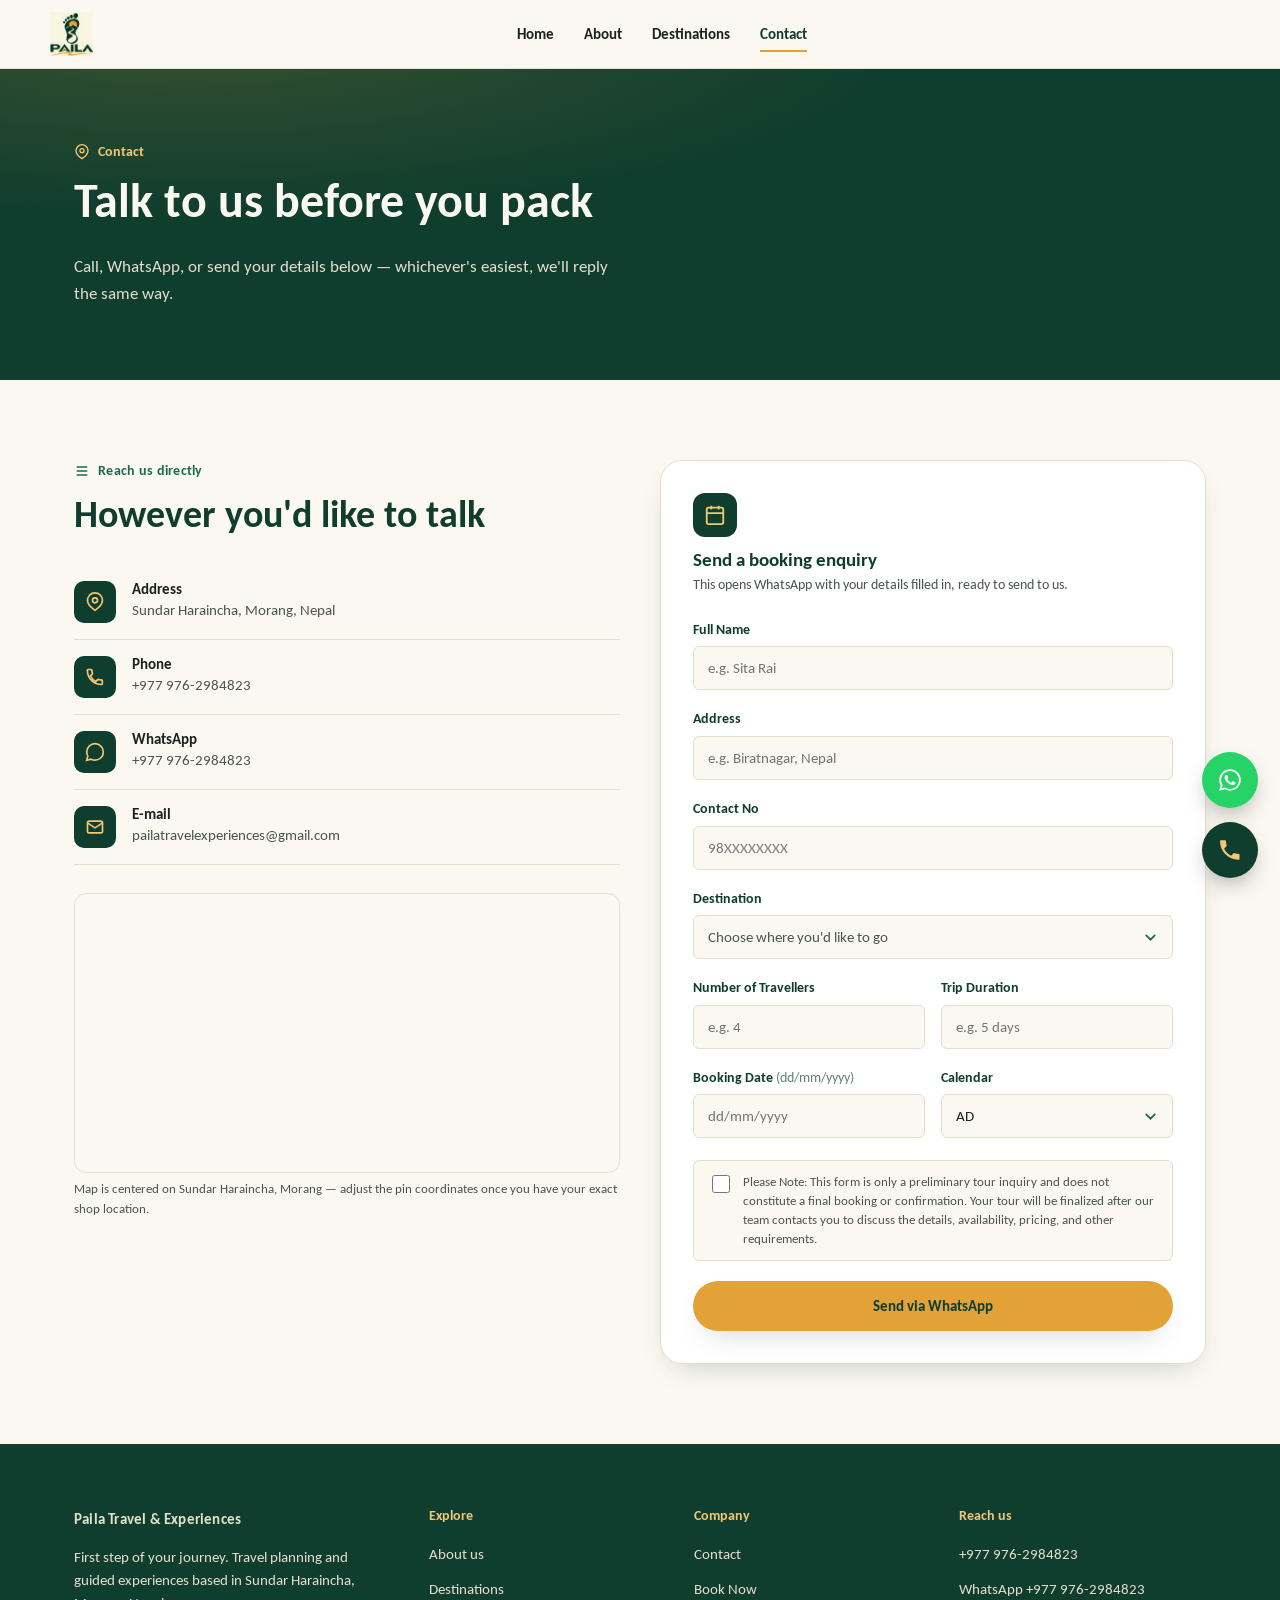
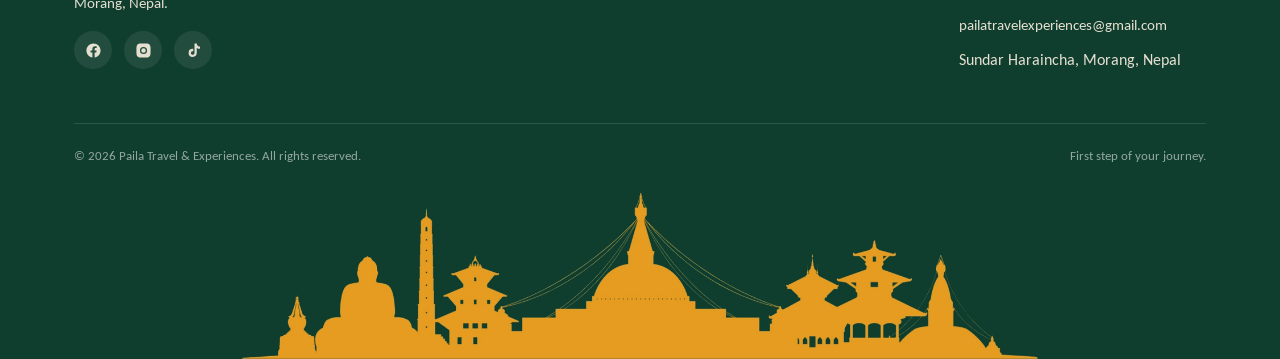
<file: contact.html>
<!DOCTYPE html>
<html lang="en">
<head>
<meta charset="UTF-8">
<meta name="viewport" content="width=device-width, initial-scale=1.0">
<title>Contact | Paila Travel & Experiences</title>
<meta name="description" content="Contact Paila Travel & Experiences — call, WhatsApp, or send a booking enquiry directly from this page.">
<link rel="icon" href="images/logo.png">
<link rel="stylesheet" href="css/style.css">
</head>
<body>


<header class="site-header">
  <div class="container nav">
    <a href="index.html" class="brand"><img src="images/logo.png" alt="Paila Travel & Experiences"></a>
    <nav class="nav-links" id="nav-links">
      <a href="index.html">Home</a>
      <a href="about.html">About</a>
      <a href="destinations.html">Destinations</a>
      
      <a href="contact.html" aria-current="page">Contact</a>
      
    </nav>
    <div class="nav-cta">
      <button class="nav-toggle" aria-label="Toggle menu" aria-expanded="false"><span></span><span></span><span></span></button>
    </div>
  </div>
</header>

<section class="page-hero">
  <div class="container">
    <div class="eyebrow-mark">
      <svg viewBox="0 0 24 24" width="16" height="16" fill="none" stroke="currentColor" stroke-width="2"><path d="M21 10c0 6-9 12-9 12S3 16 3 10a9 9 0 0 1 18 0z"/><circle cx="12" cy="10" r="3"/></svg>
      Contact
    </div>
    <h1>Talk to us before you pack</h1>
    <p>Call, WhatsApp, or send your details below — whichever's easiest, we'll reply the same way.</p>
  </div>
</section>

<section>
  <div class="container">
    <div class="contact-grid">

      <div>
        <div class="section-head">
          <div class="kicker">
            <svg viewBox="0 0 24 24" fill="none" stroke="currentColor" stroke-width="2"><path d="M4 12h16M4 6h16M4 18h16"/></svg>
            Reach us directly
          </div>
          <h2>However you'd like to talk</h2>
        </div>

        <ul class="contact-list">
          <li>
            <div class="icon"><svg viewBox="0 0 24 24" fill="none" stroke="currentColor" stroke-width="2"><path d="M21 10c0 6-9 12-9 12S3 16 3 10a9 9 0 0 1 18 0z"/><circle cx="12" cy="10" r="3"/></svg></div>
            <div>
              <h4>Address</h4>
              <p>Sundar Haraincha, Morang, Nepal</p>
            </div>
          </li>
          <li>
            <div class="icon"><svg viewBox="0 0 24 24" fill="none" stroke="currentColor" stroke-width="2"><path d="M6.6 10.8c1.4 2.8 3.7 5.1 6.5 6.5l2.2-2.2c.3-.3.7-.4 1-.2 1.1.4 2.3.6 3.5.6.6 0 1 .4 1 1V20c0 .6-.4 1-1 1-9.4 0-17-7.6-17-17 0-.6.4-1 1-1h3.5c.6 0 1 .4 1 1 0 1.2.2 2.4.6 3.5.1.4 0 .8-.2 1l-2.1 2.3z"/></svg></div>
            <div>
              <h4>Phone</h4>
              <p><a data-call-link href="#">+977 976-2984823</a></p>
            </div>
          </li>
          <li>
            <div class="icon"><svg viewBox="0 0 24 24" fill="none" stroke="currentColor" stroke-width="2"><path d="M12.04 2c-5.5 0-9.96 4.46-9.96 9.96 0 1.76.46 3.44 1.32 4.94L2 22l5.25-1.38a9.9 9.9 0 0 0 4.79 1.22h.01c5.5 0 9.96-4.46 9.96-9.96S17.54 2 12.04 2z"/></svg></div>
            <div>
              <h4>WhatsApp</h4>
              <p><a data-whatsapp-link data-whatsapp-text="Hi Paila Travel, I'd like to know more about your tour packages." href="#">+977 976-2984823</a></p>
            </div>
          </li>
          <li>
            <div class="icon"><svg viewBox="0 0 24 24" fill="none" stroke="currentColor" stroke-width="2"><rect x="3" y="5" width="18" height="14" rx="2"/><path d="m3 7 9 6 9-6"/></svg></div>
            <div>
              <h4>E-mail</h4>
              <p><a href="https://mail.google.com/mail/?view=cm&fs=1&to=pailatravelexperiences@gmail.com" target="_blank">pailatravelexperiences@gmail.com</a></p>
            </div>
          </li>
        </ul>

        <div class="map-frame">
          <iframe
            src="https://www.openstreetmap.org/export/embed.html?bbox=87.28%2C26.55%2C87.42%2C26.68&layer=mapnik&marker=26.615%2C87.35"
            loading="lazy"
            title="Map showing Sundar Haraincha, Morang, Nepal"
            referrerpolicy="no-referrer-when-downgrade">
          </iframe>
        </div>
        <p class="field-hint">Map is centered on Sundar Haraincha, Morang — adjust the pin coordinates once you have your exact shop location.</p>
      </div>

      <div>
        <div class="form-card">
          <div class="modal-head" style="margin-bottom:22px;">
            <div class="icon-badge"><svg viewBox="0 0 24 24" fill="none" stroke="currentColor" stroke-width="2"><rect x="3" y="4" width="18" height="18" rx="2"/><path d="M8 2v4M16 2v4M3 10h18"/></svg></div>
            <h3>Send a booking enquiry</h3>
            <p>This opens WhatsApp with your details filled in, ready to send to us.</p>
          </div>
          <div id="contact-page-form-msg" class="form-msg"></div>
          <form id="contact-page-form" novalidate>
            <div class="field">
              <label for="c-fullname">Full Name</label>
              <input id="c-fullname" name="fullname" type="text" placeholder="e.g. Sita Rai" required>
            </div>
            <div class="field">
              <label for="c-address">Address</label>
              <input id="c-address" name="address" type="text" placeholder="e.g. Biratnagar, Nepal" required>
            </div>
            <div class="field">
              <label for="c-phone">Contact No</label>
              <input id="c-phone" name="phone" type="tel" placeholder="98XXXXXXXX" required>
            </div>
            <div class="field">
              <label for="c-destination">Destination</label>
              <select id="c-destination" name="destination" required>
                    <option value="" disabled selected>Choose where you'd like to go</option>
                      <option value="Kathmandu Valley">Kathmandu Valley</option>
                      <option value="Pokhara (Lakeside)">Pokhara (Lakeside)</option>
                      <option value="Annapurna Base Camp">Annapurna Base Camp</option>
                      <option value="Mustang">Mustang</option>
                      <option value="Badimalika">Badimalika</option>
                      <option value="Ilam">Ilam</option>
                      <option value="Lumbini">Lumbini</option>
                      <option value="Gosaikunda Lake">Gosaikunda Lake</option>
                      <option value="Chitwan National Park">Chitwan National Park</option>
                      <option value="Bandipur">Bandipur</option>
                      <option value="Bardiya National Park">Bardiya National Park</option>
                      <option value="Ghandruk">Ghandruk</option>
                      <option value="Gorkha">Gorkha</option>
                      <option value="Jephale">Jephale</option>
                      <option value="Jiri">Jiri</option>
                      <option value="Kalinchowk (Kuri Village)">Kalinchowk (Kuri Village)</option>
                      <option value="Koshi Tappu Wildlife Reserve">Koshi Tappu Wildlife Reserve</option>
                      <option value="Manang">Manang</option>
                      <option value="Namje, Bhedetar">Namje, Bhedetar</option>
                      <option value="Pathibhara Temple">Pathibhara Temple</option>
                      <option value="Sailung">Sailung</option>
                      <option value="Janakpur Dham">Janakpur Dham</option>
                      <option value="Somewhere else in Nepal">Somewhere else in Nepal</option>
              </select>
            </div>
            <div class="field" id="c-destination-other-field" hidden>
              <label for="c-destination-other">Please tell us the destination</label>
              <input id="c-destination-other" name="destinationOther" type="text" placeholder="Where would you like to go?">
            </div>
            <div class="field-row">
              <div class="field">
                <label for="c-groupsize">Number of Travellers</label>
                <input id="c-groupsize" name="groupsize" type="number" min="1" step="1" inputmode="numeric" placeholder="e.g. 4" required>
              </div>
              <div class="field">
                <label for="c-tripduration">Trip Duration</label>
                <input id="c-tripduration" name="tripduration" type="text" placeholder="e.g. 5 days" required>
              </div>
            </div>
            <div class="field-row">
              <div class="field">
                <label for="c-bookingdate">Booking Date <span class="date-format-hint" data-date-hint>(dd/mm/yyyy)</span></label>
                <input id="c-bookingdate" name="bookingdate" type="text" inputmode="numeric" placeholder="dd/mm/yyyy" maxlength="10" required>
              </div>
              <div class="field">
                <label for="c-calendartype">Calendar</label>
                <select id="c-calendartype" name="calendartype" required>
                  <option value="AD">AD</option>
                  <option value="BS">BS</option>
                </select>
              </div>
            </div>

            <div class="field-checkbox">
              <input type="checkbox" id="c-agree-note" name="agreeNote" required>
              <label for="c-agree-note">Please Note: This form is only a preliminary tour inquiry and does not constitute a final booking or confirmation. Your tour will be finalized after our team contacts you to discuss the details, availability, pricing, and other requirements.</label>
            </div>

            <button type="submit" class="btn btn-gold btn-block">Send via WhatsApp</button>
          </form>
        </div>
      </div>

    </div>
  </div>
</section>

<footer class="site-footer">
  <div class="container">
    <div class="footer-grid">
      <div class="footer-brand">
        <p class="footer-brand-name">Paila Travel &amp; Experiences</p>
        <p>First step of your journey. Travel planning and guided experiences based in Sundar Haraincha, Morang, Nepal.</p>
        <div class="footer-socials">
          <a href="https://www.facebook.com/share/19U7awjv8L/?mibextid=wwXIfr" aria-label="Facebook" target="_blank" title="Add your Facebook link"><svg viewBox="0 0 24 24" fill="currentColor"><path d="M22 12.06C22 6.51 17.52 2 12 2S2 6.51 2 12.06c0 5 3.66 9.15 8.44 9.94v-7.03H7.9v-2.91h2.54V9.85c0-2.51 1.49-3.9 3.77-3.9 1.09 0 2.24.2 2.24.2v2.46h-1.26c-1.24 0-1.63.78-1.63 1.57v1.88h2.78l-.44 2.91h-2.34V22c4.78-.79 8.44-4.94 8.44-9.94z"/></svg></a>


          <a href="https://www.instagram.com/paila.travel?stkn=MzRrMGc0YTc4OGJt" aria-label="Instagram" target="_blank" title="Add your Instagram link"><svg viewBox="0 0 24 24" fill="currentColor"><path d="M12 2c2.72 0 3.06.01 4.12.06 1.06.05 1.79.22 2.43.47.66.26 1.21.6 1.76 1.15.5.5.9 1.1 1.15 1.76.25.64.42 1.37.47 2.43.05 1.06.06 1.4.06 4.12s-.01 3.06-.06 4.12c-.05 1.06-.22 1.79-.47 2.43a4.9 4.9 0 0 1-1.15 1.76 4.9 4.9 0 0 1-1.76 1.15c-.64.25-1.37.42-2.43.47-1.06.05-1.4.06-4.12.06s-3.06-.01-4.12-.06c-1.06-.05-1.79-.22-2.43-.47a4.9 4.9 0 0 1-1.76-1.15 4.9 4.9 0 0 1-1.15-1.76c-.25-.64-.42-1.37-.47-2.43C2.01 15.06 2 14.72 2 12s.01-3.06.06-4.12c.05-1.06.22-1.79.47-2.43.26-.66.6-1.21 1.15-1.76a4.9 4.9 0 0 1 1.76-1.15c.64-.25 1.37-.42 2.43-.47C8.94 2.01 9.28 2 12 2zm0 5a5 5 0 1 0 0 10 5 5 0 0 0 0-10zm0 8.2a3.2 3.2 0 1 1 0-6.4 3.2 3.2 0 0 1 0 6.4zm5.2-8.4a1.17 1.17 0 1 1 0-2.34 1.17 1.17 0 0 1 0 2.34z"/></svg></a>

          
          <a href="https://www.tiktok.com/@paila.travel2026?_r=1&_t=ZS-99uf7bv293M" aria-label="TikTok" target="_blank" title="Add your TikTok link"><svg viewBox="0 0 24 24" fill="currentColor"><path d="M16.6 2h-3.2v13.5c0 1.4-1.13 2.55-2.55 2.55a2.55 2.55 0 0 1-2.55-2.55c0-1.4 1.13-2.55 2.55-2.55.28 0 .55.04.8.13V9.7a5.8 5.8 0 0 0-.8-.06A5.75 5.75 0 0 0 5.1 15.4 5.75 5.75 0 0 0 10.85 21.1a5.75 5.75 0 0 0 5.75-5.75V8.3a8.2 8.2 0 0 0 4.6 1.4V6.5a4.98 4.98 0 0 1-4.6-4.5z"/></svg></a>
        </div>
      </div>
      <div>
        <h4>Explore</h4>
        <ul class="footer-links">
          <li><a href="about.html">About us</a></li>
          <li><a href="destinations.html">Destinations</a></li>
        </ul>
      </div>
      <div>
        <h4>Company</h4>
        <ul class="footer-links">
          <li><a href="contact.html">Contact</a></li>
          <li><a href="#" data-open-booking>Book Now</a></li>
        </ul>
      </div>
      <div>
        <h4>Reach us</h4>
        <ul class="footer-links">
          <li><a data-call-link href="#"> +977 976-2984823</a></li>
          <li><a data-whatsapp-link data-whatsapp-text="Hi Paila Travel, I'd like to know more about your tour packages." href="#"> WhatsApp +977 976-2984823</a></li>
          <li class="footer-email"><a href="https://mail.google.com/mail/?view=cm&fs=1&to=pailatravelexperiences@gmail.com" target="_blank">
             pailatravelexperiences@gmail.com
            </a></li>
          <li>Sundar Haraincha, Morang, Nepal</li>
        </ul>
      </div>
    </div>
    <div class="footer-bottom">
      <span>© <span id="year"></span> Paila Travel & Experiences. All rights reserved.</span>
      <span>First step of your journey.</span>
    </div>
  </div>
  <div class="footer-skyline" aria-hidden="true">
    <img src="images/footer-skyline.png" alt="" class="footer-skyline-img" loading="lazy">
  </div>
</footer>

<!-- ============ FLOATING ACTION BUTTONS ============ -->
<div class="fab-stack">
  <a class="fab fab-whatsapp" data-whatsapp-link data-whatsapp-text="Hi Paila Travel, I'd like to know more about your tour packages." href="#" aria-label="Chat on WhatsApp" title="Chat on WhatsApp">
    <svg viewBox="0 0 24 24" fill="currentColor"><path d="M12.04 2c-5.5 0-9.96 4.46-9.96 9.96 0 1.76.46 3.44 1.32 4.94L2 22l5.25-1.38a9.9 9.9 0 0 0 4.79 1.22h.01c5.5 0 9.96-4.46 9.96-9.96S17.54 2 12.04 2zm0 18.2h-.01a8.2 8.2 0 0 1-4.18-1.14l-.3-.18-3.12.82.83-3.04-.2-.31a8.24 8.24 0 0 1-1.26-4.39c0-4.55 3.7-8.25 8.25-8.25 2.2 0 4.27.86 5.83 2.42a8.19 8.19 0 0 1 2.41 5.83c0 4.55-3.7 8.24-8.25 8.24zm4.52-6.17c-.25-.12-1.47-.72-1.69-.81-.23-.08-.4-.12-.56.13-.17.25-.64.81-.79.97-.14.17-.29.19-.54.06-.25-.12-1.04-.38-1.99-1.22-.73-.66-1.23-1.46-1.37-1.71-.14-.25-.02-.38.11-.51.11-.11.25-.29.37-.43.12-.15.16-.25.25-.42.08-.17.04-.31-.02-.44-.06-.12-.56-1.36-.77-1.86-.2-.48-.41-.42-.56-.43-.14-.01-.31-.01-.48-.01-.17 0-.44.06-.67.31-.23.25-.87.85-.87 2.08 0 1.23.89 2.41 1.02 2.58.12.17 1.75 2.67 4.25 3.74.59.26 1.06.41 1.42.52.6.19 1.14.16 1.57.1.48-.07 1.47-.6 1.68-1.18.21-.58.21-1.08.14-1.18-.06-.11-.23-.17-.48-.29z"/></svg>
  </a>
  <a class="fab fab-call" data-call-link href="#" aria-label="Call us" title="Call us">
    <svg viewBox="0 0 24 24" fill="currentColor"><path d="M6.6 10.8c1.4 2.8 3.7 5.1 6.5 6.5l2.2-2.2c.3-.3.7-.4 1-.2 1.1.4 2.3.6 3.5.6.6 0 1 .4 1 1V20c0 .6-.4 1-1 1-9.4 0-17-7.6-17-17 0-.6.4-1 1-1h3.5c.6 0 1 .4 1 1 0 1.2.2 2.4.6 3.5.1.4 0 .8-.2 1l-2.1 2.3z"/></svg>
  </a>
</div>

<div class="modal-backdrop" id="booking-modal">
  <div class="modal" role="dialog" aria-modal="true" aria-labelledby="booking-title">
    <button class="modal-close" aria-label="Close">✕</button>
    <div class="modal-head">
      <div class="icon-badge"><svg viewBox="0 0 24 24" fill="none" stroke="currentColor" stroke-width="2"><rect x="3" y="4" width="18" height="18" rx="2"/><path d="M8 2v4M16 2v4M3 10h18"/></svg></div>
      <h3 id="booking-title">Book your trip</h3>
      <p>Fill this in and we'll open WhatsApp with your details ready to send.</p>
    </div>
    <div id="booking-form-msg" class="form-msg"></div>
    <form id="booking-form" novalidate>
      <div class="field"><label for="fullname">Full Name</label><input id="fullname" name="fullname" type="text" placeholder="e.g. Sita Rai" required></div>
      <div class="field"><label for="address">Address</label><input id="address" name="address" type="text" placeholder="e.g. Biratnagar, Nepal" required></div>
      <div class="field"><label for="phone">Contact No</label><input id="phone" name="phone" type="tel" placeholder="98XXXXXXXX" required></div>
      <div class="field">
        <label for="destination">Destination</label>
        <select id="destination" name="destination" required>
          <option value="" disabled selected>Choose where you'd like to go</option>
            <option value="Kathmandu Valley">Kathmandu Valley</option>
            <option value="Pokhara (Lakeside)">Pokhara (Lakeside)</option>
            <option value="Annapurna Base Camp">Annapurna Base Camp</option>
            <option value="Mustang">Mustang</option>
            <option value="Badimalika">Badimalika</option>
            <option value="Ilam">Ilam</option>
            <option value="Lumbini">Lumbini</option>
            <option value="Gosaikunda Lake">Gosaikunda Lake</option>
            <option value="Chitwan National Park">Chitwan National Park</option>
            <option value="Bandipur">Bandipur</option>
            <option value="Bardiya National Park">Bardiya National Park</option>
            <option value="Ghandruk">Ghandruk</option>
            <option value="Gorkha">Gorkha</option>
            <option value="Jephale">Jephale</option>
            <option value="Jiri">Jiri</option>
            <option value="Kalinchowk (Kuri Village)">Kalinchowk (Kuri Village)</option>
            <option value="Koshi Tappu Wildlife Reserve">Koshi Tappu Wildlife Reserve</option>
            <option value="Manang">Manang</option>
            <option value="Namje, Bhedetar">Namje, Bhedetar</option>
            <option value="Pathibhara Temple">Pathibhara Temple</option>
            <option value="Sailung">Sailung</option>
            <option value="Janakpur Dham">Janakpur Dham</option>
            <option value="Somewhere else in Nepal">Somewhere else in Nepal</option>
        </select>
      </div>
      <div class="field" id="destination-other-field" hidden>
        <label for="destination-other">Please tell us the destination</label>
        <input id="destination-other" name="destinationOther" type="text" placeholder="Where would you like to go?">
      </div>
      <div class="field-row">
        <div class="field">
          <label for="groupsize">Number of Travellers</label>
          <input id="groupsize" name="groupsize" type="number" min="1" step="1" inputmode="numeric" placeholder="e.g. 4" required>
        </div>
        <div class="field">
          <label for="tripduration">Trip Duration</label>
          <input id="tripduration" name="tripduration" type="text" placeholder="e.g. 5 days" required>
        </div>
      </div>
      <div class="field-row">
        <div class="field">
          <label for="bookingdate">Booking Date <span class="date-format-hint" data-date-hint>(dd/mm/yyyy)</span></label>
          <input id="bookingdate" name="bookingdate" type="text" inputmode="numeric" placeholder="dd/mm/yyyy" maxlength="10" required>
        </div>
        <div class="field">
          <label for="calendartype">Calendar</label>
          <select id="calendartype" name="calendartype" required>
            <option value="AD">AD</option>
            <option value="BS">BS</option>
          </select>
        </div>
      </div>

      <div class="field-checkbox">
        <input type="checkbox" id="agree-note" name="agreeNote" required>
        <label for="agree-note">Please Note: This form is only a preliminary tour inquiry and does not constitute a final booking or confirmation. Your tour will be finalized after our team contacts you to discuss the details, availability, pricing, and other requirements.</label>
      </div>

      <button type="submit" class="btn btn-gold btn-block">Send via WhatsApp</button>
    </form>
  </div>
</div>


<script>document.getElementById("year").textContent = new Date().getFullYear();</script>
<script src="js/main.js"></script>
</body>
</html>
</file>
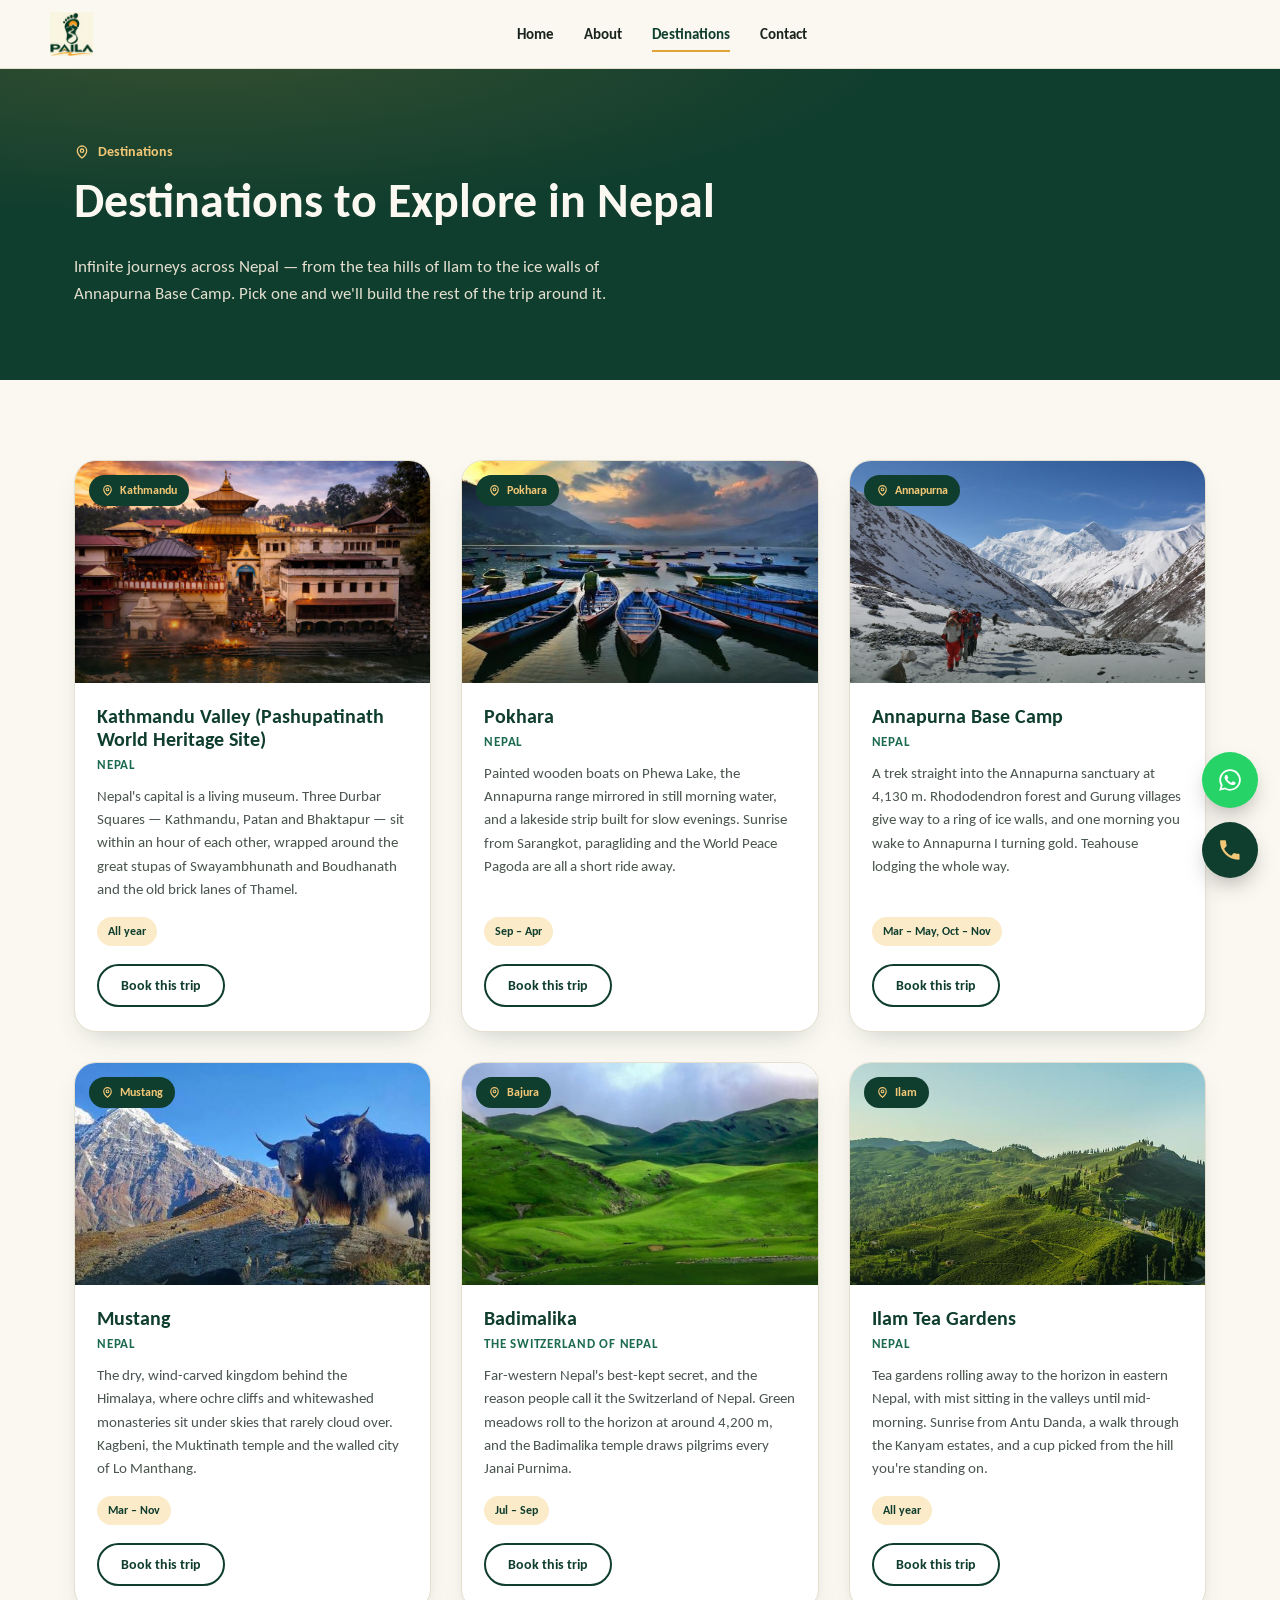
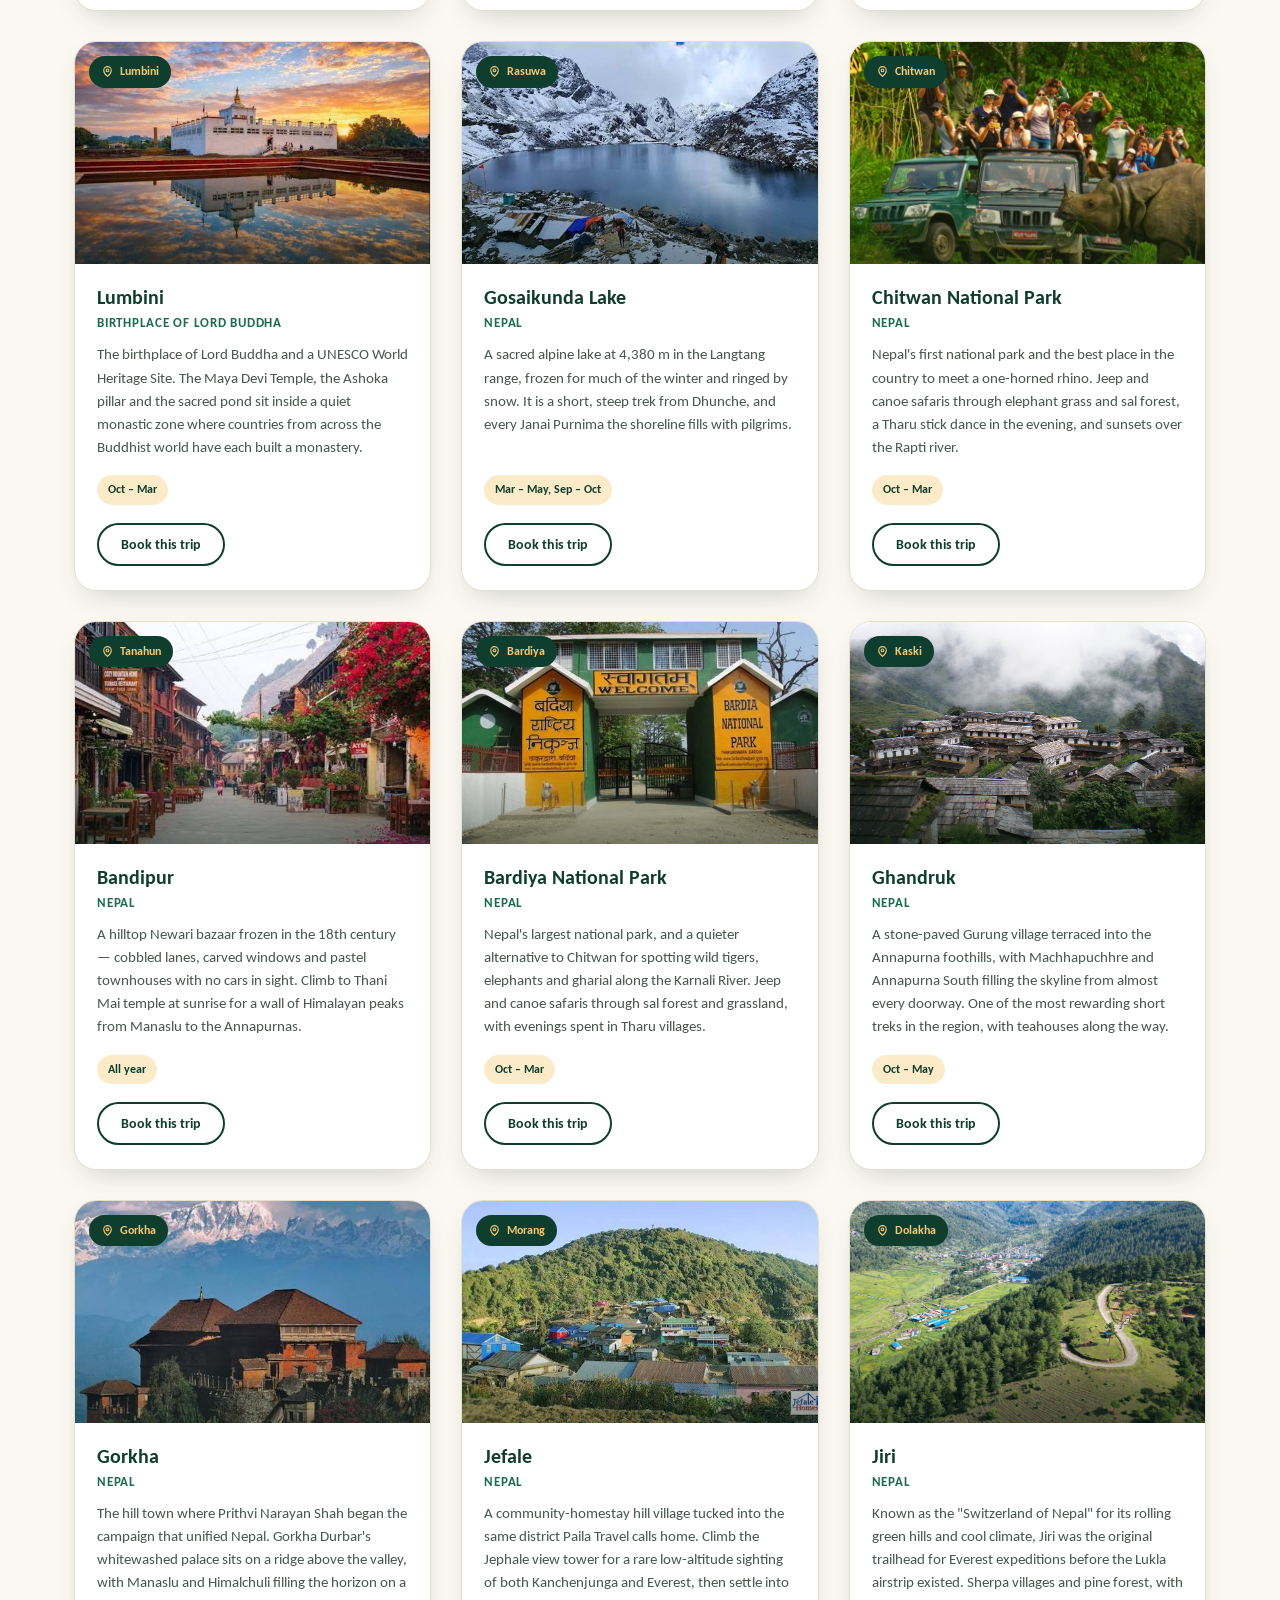
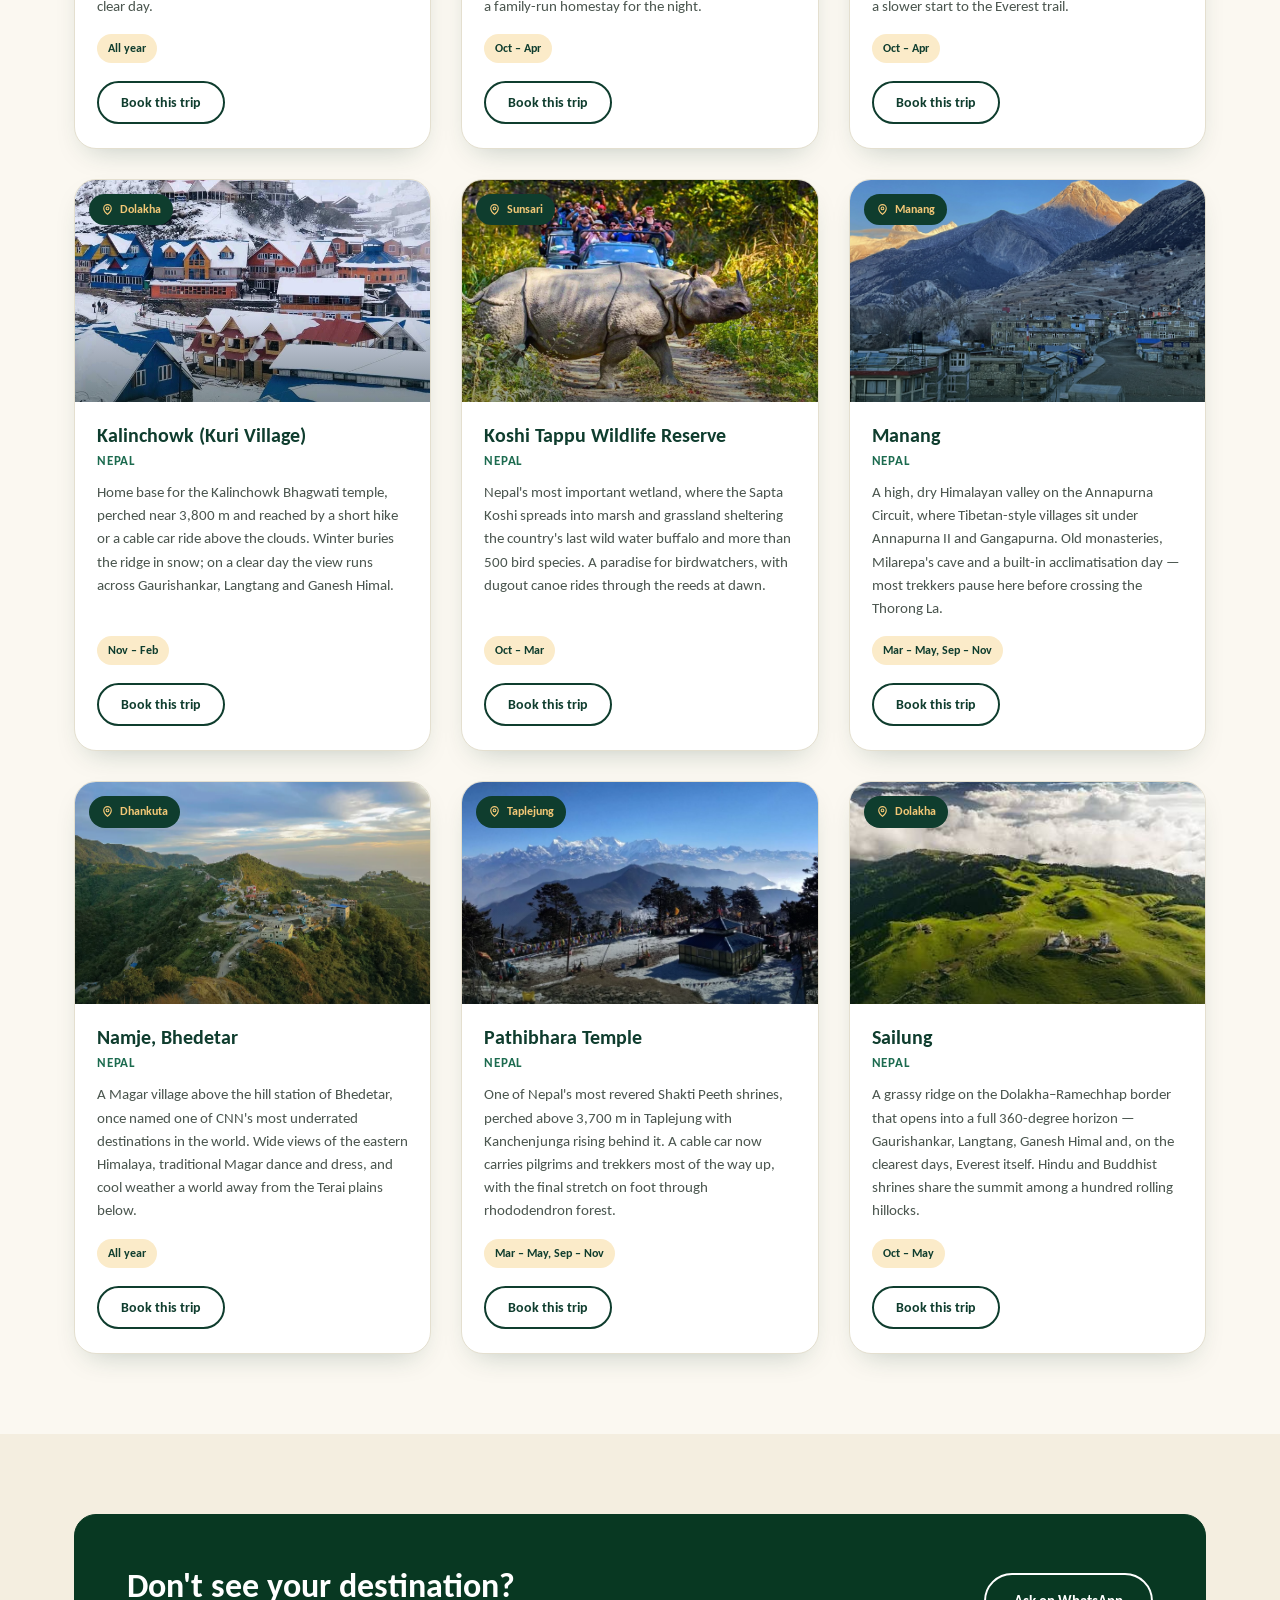
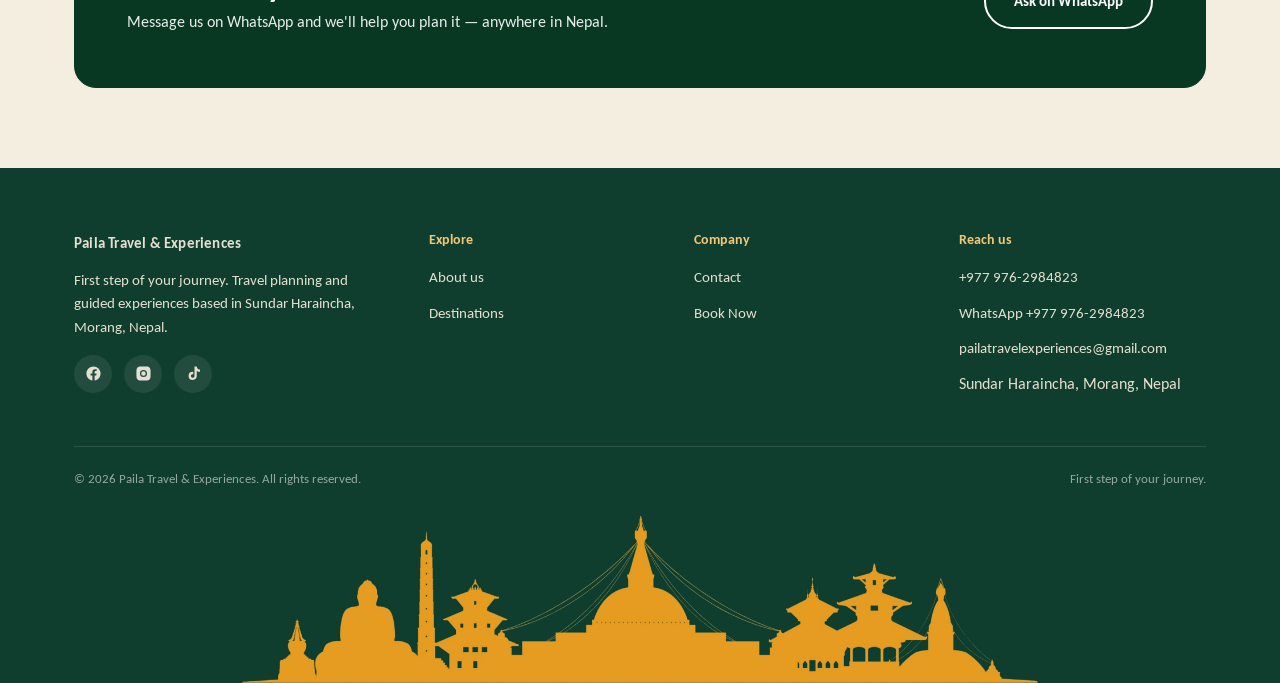
<file: destinations.html>
<!DOCTYPE html>
<html lang="en">
<head>
<meta charset="UTF-8">
<meta name="viewport" content="width=device-width, initial-scale=1.0">
<title>Destinations | Paila Travel & Experiences</title>
<meta name="description" content="Nine destinations across Nepal — Kathmandu, Pokhara, Annapurna Base Camp, Mustang, Badimalika, Ilam, Lumbini, Gosaikunda and Chitwan — planned and guided by Paila Travel &amp; Experiences.">
<link rel="icon" href="images/logo.png">
<link rel="stylesheet" href="css/style.css">
</head>
<body>



<header class="site-header">
  <div class="container nav">
    <a href="index.html" class="brand"><img src="images/logo.png" alt="Paila Travel & Experiences"></a>
    <nav class="nav-links" id="nav-links">
      <a href="index.html">Home</a>
      <a href="about.html">About</a>
      <a href="destinations.html" aria-current="page">Destinations</a>
      
      <a href="contact.html">Contact</a>
      
    </nav>
    <div class="nav-cta">
      <button class="nav-toggle" aria-label="Toggle menu" aria-expanded="false"><span></span><span></span><span></span></button>
    </div>
  </div>
</header>

<section class="page-hero">
  <div class="container">
    <div class="eyebrow-mark">
      <svg viewBox="0 0 24 24" width="16" height="16" fill="none" stroke="currentColor" stroke-width="2"><path d="M12 21s-7-5.5-7-11a7 7 0 0 1 14 0c0 5.5-7 11-7 11z"/><circle cx="12" cy="10" r="2.5"/></svg>
      Destinations
    </div>
    <h1>Destinations to Explore in Nepal</h1>
    <p>Infinite journeys across Nepal — from the tea hills of Ilam to the ice walls of Annapurna Base Camp. Pick one and we'll build the rest of the trip around it.</p>
  </div>
</section>

<section>
  <div class="container">
    <div class="dest-grid">

      <article id="kathmandu" class="dest-card">
        <div class="dest-media">
          <img src="images/pash.png" alt="Temples and pagodas of a Durbar Square in the Kathmandu Valley, Nepal" loading="lazy">
          <span class="tag"><svg viewBox="0 0 24 24" fill="none" stroke="currentColor" stroke-width="2" aria-hidden="true"><path d="M12 21s-7-5.5-7-11a7 7 0 0 1 14 0c0 5.5-7 11-7 11z"/><circle cx="12" cy="10" r="2.5"/></svg>Kathmandu</span>
        </div>
        <div class="dest-body">
          <h3>Kathmandu Valley (Pashupatinath World Heritage Site)</h3>
          <div class="dest-country">Nepal</div>
          <p>Nepal's capital is a living museum. Three Durbar Squares — Kathmandu, Patan and Bhaktapur — sit within an hour of each other, wrapped around the great stupas of Swayambhunath and Boudhanath and the old brick lanes of Thamel.</p>
          <div class="dest-meta"><span>All year</span></div>
          <button type="button" class="btn btn-outline-dark dest-book" data-open-booking data-destination="Kathmandu Valley">Book this trip</button>
        </div>
      </article>

      <article id="pokhara" class="dest-card">
        <div class="dest-media">
          <img src="images/lakeside.png" alt="Wooden boats moored on Phewa Lake at Pokhara Lakeside, Nepal" loading="lazy">
          <span class="tag"><svg viewBox="0 0 24 24" fill="none" stroke="currentColor" stroke-width="2" aria-hidden="true"><path d="M12 21s-7-5.5-7-11a7 7 0 0 1 14 0c0 5.5-7 11-7 11z"/><circle cx="12" cy="10" r="2.5"/></svg>Pokhara</span>
        </div>
        <div class="dest-body">
          <h3>Pokhara </h3>
          <div class="dest-country">Nepal</div>
          <p>Painted wooden boats on Phewa Lake, the Annapurna range mirrored in still morning water, and a lakeside strip built for slow evenings. Sunrise from Sarangkot, paragliding and the World Peace Pagoda are all a short ride away.</p>
          <div class="dest-meta"><span>Sep – Apr</span></div>
          <button type="button" class="btn btn-outline-dark dest-book" data-open-booking data-destination="Pokhara (Lakeside)">Book this trip</button>
        </div>
      </article>

      <article id="abc" class="dest-card">
        <div class="dest-media">
          <img src="images/abc.png" alt="Trekkers walking towards the snow-covered Annapurna Base Camp sanctuary, Nepal" loading="lazy">
          <span class="tag"><svg viewBox="0 0 24 24" fill="none" stroke="currentColor" stroke-width="2" aria-hidden="true"><path d="M12 21s-7-5.5-7-11a7 7 0 0 1 14 0c0 5.5-7 11-7 11z"/><circle cx="12" cy="10" r="2.5"/></svg>Annapurna</span>
        </div>
        <div class="dest-body">
          <h3>Annapurna Base Camp</h3>
          <div class="dest-country">Nepal</div>
          <p>A trek straight into the Annapurna sanctuary at 4,130 m. Rhododendron forest and Gurung villages give way to a ring of ice walls, and one morning you wake to Annapurna I turning gold. Teahouse lodging the whole way.</p>
          <div class="dest-meta"><span>Mar – May, Oct – Nov</span></div>
          <button type="button" class="btn btn-outline-dark dest-book" data-open-booking data-destination="Annapurna Base Camp">Book this trip</button>
        </div>
      </article>

      <article id="mustang" class="dest-card">
        <div class="dest-media">
          <img src="images/mustang.png" alt="Yak standing on a ridge in front of Himalayan peaks in Mustang, Nepal" loading="lazy">
          <span class="tag"><svg viewBox="0 0 24 24" fill="none" stroke="currentColor" stroke-width="2" aria-hidden="true"><path d="M12 21s-7-5.5-7-11a7 7 0 0 1 14 0c0 5.5-7 11-7 11z"/><circle cx="12" cy="10" r="2.5"/></svg>Mustang</span>
        </div>
        <div class="dest-body">
          <h3>Mustang</h3>
          <div class="dest-country">Nepal</div>
          <p>The dry, wind-carved kingdom behind the Himalaya, where ochre cliffs and whitewashed monasteries sit under skies that rarely cloud over. Kagbeni, the Muktinath temple and the walled city of Lo Manthang.</p>
          <div class="dest-meta"><span>Mar – Nov</span></div>
          <button type="button" class="btn btn-outline-dark dest-book" data-open-booking data-destination="Mustang">Book this trip</button>
        </div>
      </article>

      <article id="badimalika" class="dest-card">
        <div class="dest-media">
          <img src="images/badi.png" alt="Rolling green alpine meadows of Badimalika in far-western Nepal" loading="lazy">
          <span class="tag"><svg viewBox="0 0 24 24" fill="none" stroke="currentColor" stroke-width="2" aria-hidden="true"><path d="M12 21s-7-5.5-7-11a7 7 0 0 1 14 0c0 5.5-7 11-7 11z"/><circle cx="12" cy="10" r="2.5"/></svg>Bajura</span>
        </div>
        <div class="dest-body">
          <h3>Badimalika</h3>
          <div class="dest-country">The Switzerland of Nepal</div>
          <p>Far-western Nepal's best-kept secret, and the reason people call it the Switzerland of Nepal. Green meadows roll to the horizon at around 4,200 m, and the Badimalika temple draws pilgrims every Janai Purnima.</p>
          <div class="dest-meta"><span>Jul – Sep</span></div>
          <button type="button" class="btn btn-outline-dark dest-book" data-open-booking data-destination="Badimalika">Book this trip</button>
        </div>
      </article>

      <article id="ilam" class="dest-card">
        <div class="dest-media">
          <img src="images/illam.png" alt="Terraced green tea gardens rolling over the hills of Ilam, eastern Nepal" loading="lazy">
          <span class="tag"><svg viewBox="0 0 24 24" fill="none" stroke="currentColor" stroke-width="2" aria-hidden="true"><path d="M12 21s-7-5.5-7-11a7 7 0 0 1 14 0c0 5.5-7 11-7 11z"/><circle cx="12" cy="10" r="2.5"/></svg>Ilam</span>
        </div>
        <div class="dest-body">
          <h3>Ilam Tea Gardens</h3>
          <div class="dest-country">Nepal</div>
          <p>Tea gardens rolling away to the horizon in eastern Nepal, with mist sitting in the valleys until mid-morning. Sunrise from Antu Danda, a walk through the Kanyam estates, and a cup picked from the hill you're standing on.</p>
          <div class="dest-meta"><span>All year</span></div>
          <button type="button" class="btn btn-outline-dark dest-book" data-open-booking data-destination="Ilam">Book this trip</button>
        </div>
      </article>

      <article id="lumbini" class="dest-card">
        <div class="dest-media">
          <img src="images/lumbini.png" alt="The Maya Devi Temple reflected in the sacred pond at Lumbini, Nepal" loading="lazy">
          <span class="tag"><svg viewBox="0 0 24 24" fill="none" stroke="currentColor" stroke-width="2" aria-hidden="true"><path d="M12 21s-7-5.5-7-11a7 7 0 0 1 14 0c0 5.5-7 11-7 11z"/><circle cx="12" cy="10" r="2.5"/></svg>Lumbini</span>
        </div>
        <div class="dest-body">
          <h3>Lumbini</h3>
          <div class="dest-country">Birthplace of Lord Buddha</div>
          <p>The birthplace of Lord Buddha and a UNESCO World Heritage Site. The Maya Devi Temple, the Ashoka pillar and the sacred pond sit inside a quiet monastic zone where countries from across the Buddhist world have each built a monastery.</p>
          <div class="dest-meta"><span>Oct – Mar</span></div>
          <button type="button" class="btn btn-outline-dark dest-book" data-open-booking data-destination="Lumbini">Book this trip</button>
        </div>
      </article>

      <article id="gosaikunda" class="dest-card">
        <div class="dest-media">
          <img src="images/gosaikunda.png" alt="The sacred alpine lake of Gosaikunda ringed by snow-covered ridges, Nepal" loading="lazy">
          <span class="tag"><svg viewBox="0 0 24 24" fill="none" stroke="currentColor" stroke-width="2" aria-hidden="true"><path d="M12 21s-7-5.5-7-11a7 7 0 0 1 14 0c0 5.5-7 11-7 11z"/><circle cx="12" cy="10" r="2.5"/></svg>Rasuwa</span>
        </div>
        <div class="dest-body">
          <h3>Gosaikunda Lake</h3>
          <div class="dest-country">Nepal</div>
          <p>A sacred alpine lake at 4,380 m in the Langtang range, frozen for much of the winter and ringed by snow. It is a short, steep trek from Dhunche, and every Janai Purnima the shoreline fills with pilgrims.</p>
          <div class="dest-meta"><span>Mar – May, Sep – Oct</span></div>
          <button type="button" class="btn btn-outline-dark dest-book" data-open-booking data-destination="Gosaikunda Lake">Book this trip</button>
        </div>
      </article>

      <article id="chitwan" class="dest-card">
        <div class="dest-media">
          <img src="images/chitwan.png" alt="Safari jeep of visitors photographing a one-horned rhino in Chitwan National Park, Nepal" loading="lazy">
          <span class="tag"><svg viewBox="0 0 24 24" fill="none" stroke="currentColor" stroke-width="2" aria-hidden="true"><path d="M12 21s-7-5.5-7-11a7 7 0 0 1 14 0c0 5.5-7 11-7 11z"/><circle cx="12" cy="10" r="2.5"/></svg>Chitwan</span>
        </div>
        <div class="dest-body">
          <h3>Chitwan National Park</h3>
          <div class="dest-country">Nepal</div>
          <p>Nepal's first national park and the best place in the country to meet a one-horned rhino. Jeep and canoe safaris through elephant grass and sal forest, a Tharu stick dance in the evening, and sunsets over the Rapti river.</p>
          <div class="dest-meta"><span>Oct – Mar</span></div>
          <button type="button" class="btn btn-outline-dark dest-book" data-open-booking data-destination="Chitwan National Park">Book this trip</button>
        </div>
      </article>

      <article id="bandipur" class="dest-card">
        <div class="dest-media">
          <img src="images/bandi.png" alt="Cobbled Newari bazaar street of Bandipur hilltop town, Nepal" loading="lazy">
          <span class="tag"><svg viewBox="0 0 24 24" fill="none" stroke="currentColor" stroke-width="2" aria-hidden="true"><path d="M12 21s-7-5.5-7-11a7 7 0 0 1 14 0c0 5.5-7 11-7 11z"/><circle cx="12" cy="10" r="2.5"/></svg>Tanahun</span>
        </div>
        <div class="dest-body">
          <h3>Bandipur</h3>
          <div class="dest-country">Nepal</div>
          <p>A hilltop Newari bazaar frozen in the 18th century — cobbled lanes, carved windows and pastel townhouses with no cars in sight. Climb to Thani Mai temple at sunrise for a wall of Himalayan peaks from Manaslu to the Annapurnas.</p>
          <div class="dest-meta"><span>All year</span></div>
          <button type="button" class="btn btn-outline-dark dest-book" data-open-booking data-destination="Bandipur">Book this trip</button>
        </div>
      </article>

      <article id="bardiya" class="dest-card">
        <div class="dest-media">
          <img src="images/bardi.png" alt="Jeep safari and forest of Bardiya National Park, Nepal" loading="lazy">
          <span class="tag"><svg viewBox="0 0 24 24" fill="none" stroke="currentColor" stroke-width="2" aria-hidden="true"><path d="M12 21s-7-5.5-7-11a7 7 0 0 1 14 0c0 5.5-7 11-7 11z"/><circle cx="12" cy="10" r="2.5"/></svg>Bardiya</span>
        </div>
        <div class="dest-body">
          <h3>Bardiya National Park</h3>
          <div class="dest-country">Nepal</div>
          <p>Nepal's largest national park, and a quieter alternative to Chitwan for spotting wild tigers, elephants and gharial along the Karnali River. Jeep and canoe safaris through sal forest and grassland, with evenings spent in Tharu villages.</p>
          <div class="dest-meta"><span>Oct – Mar</span></div>
          <button type="button" class="btn btn-outline-dark dest-book" data-open-booking data-destination="Bardiya National Park">Book this trip</button>
        </div>
      </article>

      <article id="ghandruk" class="dest-card">
        <div class="dest-media">
          <img src="images/ghan.png" alt="Stone-paved Gurung village of Ghandruk with Annapurna range behind, Nepal" loading="lazy">
          <span class="tag"><svg viewBox="0 0 24 24" fill="none" stroke="currentColor" stroke-width="2" aria-hidden="true"><path d="M12 21s-7-5.5-7-11a7 7 0 0 1 14 0c0 5.5-7 11-7 11z"/><circle cx="12" cy="10" r="2.5"/></svg>Kaski</span>
        </div>
        <div class="dest-body">
          <h3>Ghandruk</h3>
          <div class="dest-country">Nepal</div>
          <p>A stone-paved Gurung village terraced into the Annapurna foothills, with Machhapuchhre and Annapurna South filling the skyline from almost every doorway. One of the most rewarding short treks in the region, with teahouses along the way.</p>
          <div class="dest-meta"><span>Oct – May</span></div>
          <button type="button" class="btn btn-outline-dark dest-book" data-open-booking data-destination="Ghandruk">Book this trip</button>
        </div>
      </article>

      <article id="gorkha" class="dest-card">
        <div class="dest-media">
          <img src="images/gorkha.png" alt="Gorkha Durbar hilltop palace overlooking the valley, Nepal" loading="lazy">
          <span class="tag"><svg viewBox="0 0 24 24" fill="none" stroke="currentColor" stroke-width="2" aria-hidden="true"><path d="M12 21s-7-5.5-7-11a7 7 0 0 1 14 0c0 5.5-7 11-7 11z"/><circle cx="12" cy="10" r="2.5"/></svg>Gorkha</span>
        </div>
        <div class="dest-body">
          <h3>Gorkha</h3>
          <div class="dest-country">Nepal</div>
          <p>The hill town where Prithvi Narayan Shah began the campaign that unified Nepal. Gorkha Durbar's whitewashed palace sits on a ridge above the valley, with Manaslu and Himalchuli filling the horizon on a clear day.</p>
          <div class="dest-meta"><span>All year</span></div>
          <button type="button" class="btn btn-outline-dark dest-book" data-open-booking data-destination="Gorkha">Book this trip</button>
        </div>
      </article>

      <article id="jephale" class="dest-card">
        <div class="dest-media">
          <img src="images/jeff.png" alt="Hillside homestay village of Jephale with mountain views, Morang, Nepal" loading="lazy">
          <span class="tag"><svg viewBox="0 0 24 24" fill="none" stroke="currentColor" stroke-width="2" aria-hidden="true"><path d="M12 21s-7-5.5-7-11a7 7 0 0 1 14 0c0 5.5-7 11-7 11z"/><circle cx="12" cy="10" r="2.5"/></svg>Morang</span>
        </div>
        <div class="dest-body">
          <h3>Jefale</h3>
          <div class="dest-country">Nepal</div>
          <p>A community-homestay hill village tucked into the same district Paila Travel calls home. Climb the Jephale view tower for a rare low-altitude sighting of both Kanchenjunga and Everest, then settle into a family-run homestay for the night.</p>
          <div class="dest-meta"><span>Oct – Apr</span></div>
          <button type="button" class="btn btn-outline-dark dest-book" data-open-booking data-destination="Jephale">Book this trip</button>
        </div>
      </article>

      <article id="jiri" class="dest-card">
        <div class="dest-media">
          <img src="images/jiri.png" alt="Rolling green hills and apple orchards around Jiri, Nepal" loading="lazy">
          <span class="tag"><svg viewBox="0 0 24 24" fill="none" stroke="currentColor" stroke-width="2" aria-hidden="true"><path d="M12 21s-7-5.5-7-11a7 7 0 0 1 14 0c0 5.5-7 11-7 11z"/><circle cx="12" cy="10" r="2.5"/></svg>Dolakha</span>
        </div>
        <div class="dest-body">
          <h3>Jiri</h3>
          <div class="dest-country">Nepal</div>
          <p>Known as the "Switzerland of Nepal" for its rolling green hills and cool climate, Jiri was the original trailhead for Everest expeditions before the Lukla airstrip existed. Sherpa villages and pine forest, with a slower start to the Everest trail.</p>
          <div class="dest-meta"><span>Oct – Apr</span></div>
          <button type="button" class="btn btn-outline-dark dest-book" data-open-booking data-destination="Jiri">Book this trip</button>
        </div>
      </article>

      <article id="kalinchowk" class="dest-card">
        <div class="dest-media">
          <img src="images/kalin.png" alt="Kalinchowk Bhagwati temple ridge above Kuri Village in snow, Nepal" loading="lazy">
          <span class="tag"><svg viewBox="0 0 24 24" fill="none" stroke="currentColor" stroke-width="2" aria-hidden="true"><path d="M12 21s-7-5.5-7-11a7 7 0 0 1 14 0c0 5.5-7 11-7 11z"/><circle cx="12" cy="10" r="2.5"/></svg>Dolakha</span>
        </div>
        <div class="dest-body">
          <h3>Kalinchowk (Kuri Village)</h3>
          <div class="dest-country">Nepal</div>
          <p>Home base for the Kalinchowk Bhagwati temple, perched near 3,800 m and reached by a short hike or a cable car ride above the clouds. Winter buries the ridge in snow; on a clear day the view runs across Gaurishankar, Langtang and Ganesh Himal.</p>
          <div class="dest-meta"><span>Nov – Feb</span></div>
          <button type="button" class="btn btn-outline-dark dest-book" data-open-booking data-destination="Kalinchowk (Kuri Village)">Book this trip</button>
        </div>
      </article>

      <article id="koshi-tappu" class="dest-card">
        <div class="dest-media">
          <img src="images/koshi.png" alt="Wetland grassland of Koshi Tappu Wildlife Reserve with wild water buffalo, Nepal" loading="lazy">
          <span class="tag"><svg viewBox="0 0 24 24" fill="none" stroke="currentColor" stroke-width="2" aria-hidden="true"><path d="M12 21s-7-5.5-7-11a7 7 0 0 1 14 0c0 5.5-7 11-7 11z"/><circle cx="12" cy="10" r="2.5"/></svg>Sunsari</span>
        </div>
        <div class="dest-body">
          <h3>Koshi Tappu Wildlife Reserve</h3>
          <div class="dest-country">Nepal</div>
          <p>Nepal's most important wetland, where the Sapta Koshi spreads into marsh and grassland sheltering the country's last wild water buffalo and more than 500 bird species. A paradise for birdwatchers, with dugout canoe rides through the reeds at dawn.</p>
          <div class="dest-meta"><span>Oct – Mar</span></div>
          <button type="button" class="btn btn-outline-dark dest-book" data-open-booking data-destination="Koshi Tappu Wildlife Reserve">Book this trip</button>
        </div>
      </article>

      <article id="manang" class="dest-card">
        <div class="dest-media">
          <img src="images/man.png" alt="Tibetan-style village of Manang below Annapurna and Gangapurna peaks, Nepal" loading="lazy">
          <span class="tag"><svg viewBox="0 0 24 24" fill="none" stroke="currentColor" stroke-width="2" aria-hidden="true"><path d="M12 21s-7-5.5-7-11a7 7 0 0 1 14 0c0 5.5-7 11-7 11z"/><circle cx="12" cy="10" r="2.5"/></svg>Manang</span>
        </div>
        <div class="dest-body">
          <h3>Manang</h3>
          <div class="dest-country">Nepal</div>
          <p>A high, dry Himalayan valley on the Annapurna Circuit, where Tibetan-style villages sit under Annapurna II and Gangapurna. Old monasteries, Milarepa's cave and a built-in acclimatisation day — most trekkers pause here before crossing the Thorong La.</p>
          <div class="dest-meta"><span>Mar – May, Sep – Nov</span></div>
          <button type="button" class="btn btn-outline-dark dest-book" data-open-booking data-destination="Manang">Book this trip</button>
        </div>
      </article>

      <article id="namje" class="dest-card">
        <div class="dest-media">
          <img src="images/namj.png" alt="Magar village of Namje above Bhedetar hill station with Himalayan view, Nepal" loading="lazy">
          <span class="tag"><svg viewBox="0 0 24 24" fill="none" stroke="currentColor" stroke-width="2" aria-hidden="true"><path d="M12 21s-7-5.5-7-11a7 7 0 0 1 14 0c0 5.5-7 11-7 11z"/><circle cx="12" cy="10" r="2.5"/></svg>Dhankuta</span>
        </div>
        <div class="dest-body">
          <h3>Namje, Bhedetar</h3>
          <div class="dest-country">Nepal</div>
          <p>A Magar village above the hill station of Bhedetar, once named one of CNN's most underrated destinations in the world. Wide views of the eastern Himalaya, traditional Magar dance and dress, and cool weather a world away from the Terai plains below.</p>
          <div class="dest-meta"><span>All year</span></div>
          <button type="button" class="btn btn-outline-dark dest-book" data-open-booking data-destination="Namje, Bhedetar">Book this trip</button>
        </div>
      </article>

      <article id="pathibhara" class="dest-card">
        <div class="dest-media">
          <img src="images/pathi.png" alt="Pathibhara Devi temple on a ridge with Kanchenjunga behind, Nepal" loading="lazy">
          <span class="tag"><svg viewBox="0 0 24 24" fill="none" stroke="currentColor" stroke-width="2" aria-hidden="true"><path d="M12 21s-7-5.5-7-11a7 7 0 0 1 14 0c0 5.5-7 11-7 11z"/><circle cx="12" cy="10" r="2.5"/></svg>Taplejung</span>
        </div>
        <div class="dest-body">
          <h3>Pathibhara Temple</h3>
          <div class="dest-country">Nepal</div>
          <p>One of Nepal's most revered Shakti Peeth shrines, perched above 3,700 m in Taplejung with Kanchenjunga rising behind it. A cable car now carries pilgrims and trekkers most of the way up, with the final stretch on foot through rhododendron forest.</p>
          <div class="dest-meta"><span>Mar – May, Sep – Nov</span></div>
          <button type="button" class="btn btn-outline-dark dest-book" data-open-booking data-destination="Pathibhara Temple">Book this trip</button>
        </div>
      </article>

      <article id="sailung" class="dest-card">
        <div class="dest-media">
          <img src="images/sailung.png" alt="Grassy ridge of Sailung with 360-degree Himalayan panorama, Nepal" loading="lazy">
          <span class="tag"><svg viewBox="0 0 24 24" fill="none" stroke="currentColor" stroke-width="2" aria-hidden="true"><path d="M12 21s-7-5.5-7-11a7 7 0 0 1 14 0c0 5.5-7 11-7 11z"/><circle cx="12" cy="10" r="2.5"/></svg>Dolakha</span>
        </div>
        <div class="dest-body">
          <h3>Sailung</h3>
          <div class="dest-country">Nepal</div>
          <p>A grassy ridge on the Dolakha–Ramechhap border that opens into a full 360-degree horizon — Gaurishankar, Langtang, Ganesh Himal and, on the clearest days, Everest itself. Hindu and Buddhist shrines share the summit among a hundred rolling hillocks.</p>
          <div class="dest-meta"><span>Oct – May</span></div>
          <button type="button" class="btn btn-outline-dark dest-book" data-open-booking data-destination="Sailung">Book this trip</button>
        </div>
      </article>

    </div>
  </section>

<section class="bg-cream-100">
  <div class="container">
    <div class="cta-banner reveal cta-dark">
      <div>
        <h2>Don't see your destination?</h2>
        <p>Message us on WhatsApp and we'll help you plan it — anywhere in Nepal.</p>
      </div>
      <a data-whatsapp-link data-whatsapp-text="Hi Paila Travel, I'd like a trip to a destination not listed on your site." href="#" class="btn btn-outline-dark">Ask on WhatsApp</a>
    </div>
  </div>
</section>

<footer class="site-footer">
  <div class="container">
    <div class="footer-grid">
      <div class="footer-brand">
        <p class="footer-brand-name">Paila Travel &amp; Experiences</p>
        <p>First step of your journey. Travel planning and guided experiences based in Sundar Haraincha, Morang, Nepal.</p>
        <div class="footer-socials">
          <a href="https://www.facebook.com/share/19U7awjv8L/?mibextid=wwXIfr" aria-label="Facebook" target="_blank" title="Add your Facebook link"><svg viewBox="0 0 24 24" fill="currentColor"><path d="M22 12.06C22 6.51 17.52 2 12 2S2 6.51 2 12.06c0 5 3.66 9.15 8.44 9.94v-7.03H7.9v-2.91h2.54V9.85c0-2.51 1.49-3.9 3.77-3.9 1.09 0 2.24.2 2.24.2v2.46h-1.26c-1.24 0-1.63.78-1.63 1.57v1.88h2.78l-.44 2.91h-2.34V22c4.78-.79 8.44-4.94 8.44-9.94z"/></svg></a>


          <a href="https://www.instagram.com/paila.travel?stkn=MzRrMGc0YTc4OGJt" aria-label="Instagram" target="_blank" title="Add your Instagram link"><svg viewBox="0 0 24 24" fill="currentColor"><path d="M12 2c2.72 0 3.06.01 4.12.06 1.06.05 1.79.22 2.43.47.66.26 1.21.6 1.76 1.15.5.5.9 1.1 1.15 1.76.25.64.42 1.37.47 2.43.05 1.06.06 1.4.06 4.12s-.01 3.06-.06 4.12c-.05 1.06-.22 1.79-.47 2.43a4.9 4.9 0 0 1-1.15 1.76 4.9 4.9 0 0 1-1.76 1.15c-.64.25-1.37.42-2.43.47-1.06.05-1.4.06-4.12.06s-3.06-.01-4.12-.06c-1.06-.05-1.79-.22-2.43-.47a4.9 4.9 0 0 1-1.76-1.15 4.9 4.9 0 0 1-1.15-1.76c-.25-.64-.42-1.37-.47-2.43C2.01 15.06 2 14.72 2 12s.01-3.06.06-4.12c.05-1.06.22-1.79.47-2.43.26-.66.6-1.21 1.15-1.76a4.9 4.9 0 0 1 1.76-1.15c.64-.25 1.37-.42 2.43-.47C8.94 2.01 9.28 2 12 2zm0 5a5 5 0 1 0 0 10 5 5 0 0 0 0-10zm0 8.2a3.2 3.2 0 1 1 0-6.4 3.2 3.2 0 0 1 0 6.4zm5.2-8.4a1.17 1.17 0 1 1 0-2.34 1.17 1.17 0 0 1 0 2.34z"/></svg></a>

          
          <a href="https://www.tiktok.com/@paila.travel2026?_r=1&_t=ZS-99uf7bv293M" aria-label="TikTok" target="_blank" title="Add your TikTok link"><svg viewBox="0 0 24 24" fill="currentColor"><path d="M16.6 2h-3.2v13.5c0 1.4-1.13 2.55-2.55 2.55a2.55 2.55 0 0 1-2.55-2.55c0-1.4 1.13-2.55 2.55-2.55.28 0 .55.04.8.13V9.7a5.8 5.8 0 0 0-.8-.06A5.75 5.75 0 0 0 5.1 15.4 5.75 5.75 0 0 0 10.85 21.1a5.75 5.75 0 0 0 5.75-5.75V8.3a8.2 8.2 0 0 0 4.6 1.4V6.5a4.98 4.98 0 0 1-4.6-4.5z"/></svg></a>
        </div>
      </div>
      <div>
        <h4>Explore</h4>
        <ul class="footer-links">
          <li><a href="about.html">About us</a></li>
          <li><a href="destinations.html">Destinations</a></li>
        </ul>
      </div>
      <div>
        <h4>Company</h4>
        <ul class="footer-links">
          <li><a href="contact.html">Contact</a></li>
          <li><a href="#" data-open-booking>Book Now</a></li>
        </ul>
      </div>
      <div>
        <h4>Reach us</h4>
        <ul class="footer-links">
          <li><a data-call-link href="#"> +977 976-2984823</a></li>
          <li><a data-whatsapp-link data-whatsapp-text="Hi Paila Travel, I'd like to know more about your tour packages." href="#"> WhatsApp +977 976-2984823</a></li>
          <li class="footer-email"><a href="https://mail.google.com/mail/?view=cm&fs=1&to=pailatravelexperiences@gmail.com" target="_blank">
             pailatravelexperiences@gmail.com
            </a></li>
          <li>Sundar Haraincha, Morang, Nepal</li>
        </ul>
      </div>
    </div>
    <div class="footer-bottom">
      <span>© <span id="year"></span> Paila Travel & Experiences. All rights reserved.</span>
      <span>First step of your journey.</span>
    </div>
  </div>
  <div class="footer-skyline" aria-hidden="true">
    <img src="images/footer-skyline.png" alt="" class="footer-skyline-img" loading="lazy">
  </div>
</footer>

<!-- ============ FLOATING ACTION BUTTONS ============ -->
<div class="fab-stack">
  <a class="fab fab-whatsapp" data-whatsapp-link data-whatsapp-text="Hi Paila Travel, I'd like to know more about your tour packages." href="#" aria-label="Chat on WhatsApp" title="Chat on WhatsApp">
    <svg viewBox="0 0 24 24" fill="currentColor"><path d="M12.04 2c-5.5 0-9.96 4.46-9.96 9.96 0 1.76.46 3.44 1.32 4.94L2 22l5.25-1.38a9.9 9.9 0 0 0 4.79 1.22h.01c5.5 0 9.96-4.46 9.96-9.96S17.54 2 12.04 2zm0 18.2h-.01a8.2 8.2 0 0 1-4.18-1.14l-.3-.18-3.12.82.83-3.04-.2-.31a8.24 8.24 0 0 1-1.26-4.39c0-4.55 3.7-8.25 8.25-8.25 2.2 0 4.27.86 5.83 2.42a8.19 8.19 0 0 1 2.41 5.83c0 4.55-3.7 8.24-8.25 8.24zm4.52-6.17c-.25-.12-1.47-.72-1.69-.81-.23-.08-.4-.12-.56.13-.17.25-.64.81-.79.97-.14.17-.29.19-.54.06-.25-.12-1.04-.38-1.99-1.22-.73-.66-1.23-1.46-1.37-1.71-.14-.25-.02-.38.11-.51.11-.11.25-.29.37-.43.12-.15.16-.25.25-.42.08-.17.04-.31-.02-.44-.06-.12-.56-1.36-.77-1.86-.2-.48-.41-.42-.56-.43-.14-.01-.31-.01-.48-.01-.17 0-.44.06-.67.31-.23.25-.87.85-.87 2.08 0 1.23.89 2.41 1.02 2.58.12.17 1.75 2.67 4.25 3.74.59.26 1.06.41 1.42.52.6.19 1.14.16 1.57.1.48-.07 1.47-.6 1.68-1.18.21-.58.21-1.08.14-1.18-.06-.11-.23-.17-.48-.29z"/></svg>
  </a>
  <a class="fab fab-call" data-call-link href="#" aria-label="Call us" title="Call us">
    <svg viewBox="0 0 24 24" fill="currentColor"><path d="M6.6 10.8c1.4 2.8 3.7 5.1 6.5 6.5l2.2-2.2c.3-.3.7-.4 1-.2 1.1.4 2.3.6 3.5.6.6 0 1 .4 1 1V20c0 .6-.4 1-1 1-9.4 0-17-7.6-17-17 0-.6.4-1 1-1h3.5c.6 0 1 .4 1 1 0 1.2.2 2.4.6 3.5.1.4 0 .8-.2 1l-2.1 2.3z"/></svg>
  </a>
</div>

<div class="modal-backdrop" id="booking-modal">
  <div class="modal" role="dialog" aria-modal="true" aria-labelledby="booking-title">
    <button class="modal-close" aria-label="Close">✕</button>
    <div class="modal-head">
      <div class="icon-badge"><svg viewBox="0 0 24 24" fill="none" stroke="currentColor" stroke-width="2"><rect x="3" y="4" width="18" height="18" rx="2"/><path d="M8 2v4M16 2v4M3 10h18"/></svg></div>
      <h3 id="booking-title">Book your trip</h3>
      <p>Fill this in and we'll open WhatsApp with your details ready to send.</p>
    </div>
    <div id="booking-form-msg" class="form-msg"></div>
<form id="booking-form" novalidate>
  <div class="field"><label for="fullname">Full Name</label><input id="fullname" name="fullname" type="text" placeholder="e.g. Sita Rai" required></div>
  <div class="field"><label for="address">Address</label><input id="address" name="address" type="text" placeholder="e.g. Biratnagar, Nepal" required></div>
  <div class="field"><label for="phone">Contact No</label><input id="phone" name="phone" type="tel" placeholder="98XXXXXXXX" required></div>
      <div class="field">
        <label for="destination">Destination</label>
        <select id="destination" name="destination" required>
          <option value="" disabled selected>Choose where you'd like to go</option>
            <option value="Kathmandu Valley">Kathmandu Valley</option>
            <option value="Pokhara (Lakeside)">Pokhara (Lakeside)</option>
            <option value="Annapurna Base Camp">Annapurna Base Camp</option>
            <option value="Mustang">Mustang</option>
            <option value="Badimalika">Badimalika</option>
            <option value="Ilam">Ilam</option>
            <option value="Lumbini">Lumbini</option>
            <option value="Gosaikunda Lake">Gosaikunda Lake</option>
            <option value="Chitwan National Park">Chitwan National Park</option>
            <option value="Bandipur">Bandipur</option>
            <option value="Bardiya National Park">Bardiya National Park</option>
            <option value="Ghandruk">Ghandruk</option>
            <option value="Gorkha">Gorkha</option>
            <option value="Jephale">Jephale</option>
            <option value="Jiri">Jiri</option>
            <option value="Kalinchowk (Kuri Village)">Kalinchowk (Kuri Village)</option>
            <option value="Koshi Tappu Wildlife Reserve">Koshi Tappu Wildlife Reserve</option>
            <option value="Manang">Manang</option>
            <option value="Namje, Bhedetar">Namje, Bhedetar</option>
            <option value="Pathibhara Temple">Pathibhara Temple</option>
            <option value="Sailung">Sailung</option>
            <option value="Janakpur Dham">Janakpur Dham</option>
            <option value="Somewhere else in Nepal">Somewhere else in Nepal</option>
        </select>
      </div>
      <div class="field" id="destination-other-field" hidden>
        <label for="destination-other">Please tell us the destination</label>
        <input id="destination-other" name="destinationOther" type="text" placeholder="Where would you like to go?">
      </div>
      <div class="field-row">
        <div class="field">
          <label for="groupsize">Number of Travellers</label>
          <input id="groupsize" name="groupsize" type="number" min="1" step="1" inputmode="numeric" placeholder="e.g. 4" required>
        </div>
        <div class="field">
          <label for="tripduration">Trip Duration</label>
          <input id="tripduration" name="tripduration" type="text" placeholder="e.g. 5 days" required>
        </div>
      </div>
      <div class="field-row">
        <div class="field">
          <label for="bookingdate">Booking Date <span class="date-format-hint" data-date-hint>(dd/mm/yyyy)</span></label>
          <input id="bookingdate" name="bookingdate" type="text" inputmode="numeric" placeholder="dd/mm/yyyy" maxlength="10" required>
        </div>
        <div class="field">
          <label for="calendartype">Calendar</label>
          <select id="calendartype" name="calendartype" required>
            <option value="AD">AD</option>
            <option value="BS">BS</option>
          </select>
        </div>
      </div>

      <div class="field-checkbox">
        <input type="checkbox" id="agree-note" name="agreeNote" required>
        <label for="agree-note">Please Note: This form is only a preliminary tour inquiry and does not constitute a final booking or confirmation. Your tour will be finalized after our team contacts you to discuss the details, availability, pricing, and other requirements.</label>
      </div>


  <button type="submit" class="btn btn-gold btn-block">Send via WhatsApp</button>
</form>
  </div>
</div>

<script>document.getElementById("year").textContent = new Date().getFullYear();</script>
<script src="js/main.js"></script>
</body>
</html>
</file>
<file: css/style.css>
/* ===================================================================
   Paila Travel & Experiences — stylesheet
   Tokens: deep forest green + warm gold (from the Paila logo/banner),
   warm cream base, set in Calibri, with Carlito (a free, metrics-
   compatible Calibri match) and Inter as clean, responsive fallbacks
   for visitors/devices without Calibri installed.
=================================================================== */

@import url('https://fonts.googleapis.com/css2?family=Carlito:ital,wght@0,400;0,500;0,700;1,400&family=Inter:wght@400;500;600;700&display=swap');

:root{
  --green-900:#0F3D2E;
  --green-800:#14533F;
  --green-700:#1C6B4F;
  --gold-500:#E3A237;
  --gold-300:#F2C776;
  --gold-100:#FBEBC9;
  --cream-50:#FBF8F1;
  --cream-100:#F4EEE0;
  --ink-900:#1B231F;
  --ink-600:#4B564F;
  --stone-200:#E4DFCF;
  --white:#FFFFFF;

  --radius-sm:6px;
  --radius-md:12px;
  --radius-lg:22px;

  --shadow-soft:0 12px 30px -14px rgba(15,61,46,0.28);
  --shadow-lift:0 20px 45px -18px rgba(15,61,46,0.35);

  --font-display:Calibri, Carlito, 'Segoe UI', Inter, -apple-system, BlinkMacSystemFont, Roboto, Arial, sans-serif;
  --font-body:Calibri, Carlito, 'Segoe UI', Inter, -apple-system, BlinkMacSystemFont, Roboto, Arial, sans-serif;
}

*,*::before,*::after{box-sizing:border-box;}
html{scroll-behavior:smooth;}
body{
  margin:0;
  font-family:var(--font-body);
  color:var(--ink-900);
  background:var(--cream-50);
  line-height:1.6;
  -webkit-font-smoothing:antialiased;
}
img{max-width:100%;display:block;}
a{color:inherit;text-decoration:none;}
ul{margin:0;padding:0;list-style:none;}
h1,h2,h3,h4{
  font-family:var(--font-display);
  color:var(--green-900);
  margin:0 0 .5em;
  line-height:1.15;
  font-weight:600;
}
p{margin:0 0 1em;color:var(--ink-600);}
.container{
  width:100%;
  max-width:1180px;
  margin:0 auto;
  padding:0 24px;
}
:focus-visible{outline:3px solid var(--gold-500);outline-offset:2px;}
@media (prefers-reduced-motion: reduce){
  *{animation-duration:0.001ms !important;animation-iteration-count:1 !important;transition-duration:0.001ms !important;scroll-behavior:auto !important;}
}

/* -------- trail divider (brand motif: a dotted footpath) -------- */
.trail-divider{
  display:flex;
  align-items:center;
  justify-content:center;
  gap:10px;
  margin:0 auto;
  padding:0;
  width:100%;
  overflow:hidden;
  height:14px;
}
.trail-divider span{
  width:6px;height:6px;border-radius:50%;
  background:var(--gold-500);
  opacity:.55;
  flex:0 0 auto;
}
.trail-divider span:nth-child(3n){background:var(--green-700);opacity:.4;}

/* -------------------------- buttons -------------------------- */
.btn{
  display:inline-flex;
  align-items:center;
  justify-content:center;
  gap:8px;
  padding:14px 28px;
  border-radius:999px;
  font-family:var(--font-body);
  font-weight:600;
  font-size:15px;
  cursor:pointer;
  border:2px solid transparent;
  transition:transform .18s ease, box-shadow .18s ease, background .18s ease;
  white-space:nowrap;
}
.btn:active{transform:translateY(1px);}
.btn-gold{
  background:var(--gold-500);
  color:var(--green-900);
  box-shadow:var(--shadow-soft);
}
.btn-gold:hover{background:var(--gold-300);}
.btn-outline{
  background:transparent;
  border-color:var(--cream-100);
  color:var(--cream-50);
}
.btn-outline:hover{border-color:var(--gold-500);color:var(--gold-300);}
.btn-outline-dark{
  background:transparent;
  border-color:var(--green-900);
  color:var(--green-900);
}
.btn-outline-dark:hover{background:var(--green-900);color:var(--cream-50);}
.btn-block{width:100%;}

/* -------------------------- top notice bar -------------------------- */
.topbar{
  background:var(--green-900);
  color:var(--cream-100);
  font-size:13.5px;
}
.topbar .container{
  display:flex;
  align-items:center;
  justify-content:space-between;
  gap:12px;
  padding-top:8px;
  padding-bottom:8px;
  flex-wrap:wrap;
}
.topbar a{opacity:.9;}
.topbar a:hover{color:var(--gold-300);}
.topbar-links{display:flex;gap:18px;flex-wrap:wrap;}
.topbar-socials{display:flex;gap:12px;}
.topbar-socials svg{width:15px;height:15px;}

/* -------------------------- nav -------------------------- */
.site-header{
  position:sticky;
  top:0;
  z-index:100;
  background:var(--cream-50);
  border-bottom:1px solid var(--stone-200);
}
.nav{
  display:flex;
  align-items:center;
  justify-content:space-between;
  padding:12px 0;
  gap:20px;
}
.brand{display:flex;align-items:center;gap:10px;}
.brand img{
  height:44px;
  width:auto;
  mix-blend-mode:multiply;
}
.nav-links{
  display:flex;
  align-items:center;
  gap:30px;
}
.nav-links a{
  font-weight:600;
  font-size:15px;
  color:var(--ink-900);
  position:relative;
  padding:6px 0;
}
.nav-links a::after{
  content:'';
  position:absolute;
  left:0;bottom:0;
  width:0;height:2px;
  background:var(--gold-500);
  transition:width .2s ease;
}
.nav-links a:hover::after,
.nav-links a[aria-current="page"]::after{width:100%;}
.nav-links a[aria-current="page"]{color:var(--green-900);}
.nav-cta{display:flex;align-items:center;gap:14px;}

/* Home page header has no visible logo in .brand, so pin the nav links
   and menu button to the top-right corner instead of letting them sit
   centered between two empty flex items. */
.nav-home{justify-content:flex-end;}
.nav-toggle{
  display:none;
  background:none;border:0;cursor:pointer;
  padding:6px;
}
.nav-toggle span{
  display:block;width:24px;height:2px;background:var(--green-900);
  margin:5px 0;transition:.2s;
}

@media (max-width:900px){
  .nav-links{
    position:fixed;
    top:0;right:0;
    height:100vh;
    width:min(78vw,320px);
    background:var(--green-900);
    flex-direction:column;
    align-items:flex-start;
    padding:100px 30px 30px;
    gap:24px;
    transform:translateX(100%);
    transition:transform .3s ease;
  }
  .nav-links.open{transform:translateX(0);}
  .nav-links a{color:var(--cream-100);}
  .nav-links a::after{background:var(--gold-300);}
  .nav-links a[aria-current="page"]{color:var(--gold-300);}
  .nav-toggle{display:block;}
  .nav-cta .btn-gold{padding:10px 18px;font-size:14px;}
}

/* -------------------------- hero (home) -------------------------- */
.hero{position:relative;overflow:hidden;background:var(--green-900);padding:0;}

/* The banner PNG is 2813x1875 but its artwork only fills the top 1325px —
   the rest of the file is blank white. The frame below crops that blank
   strip off so the CTA box can sit in the white space underneath. */
.hero-frame{
  position:relative;
  width:100%;
  aspect-ratio:2813 / 1325;
  overflow:hidden;
}
.hero-frame img{
  position:absolute;
  top:0;left:0;
  width:100%;
  height:auto;
  display:block;
}
/* invisible hotspot placed over the "Book Now" graphic already in the banner,
   measured against the cropped frame */
.hero-booknow{
  position:absolute;
  left:4.9%; top:69.3%;
  width:16.6%; height:8.7%;
  border:0;
  background:transparent;
  cursor:pointer;
  border-radius:999px;
}
.hero-booknow:focus-visible{outline:3px solid var(--gold-300);outline-offset:4px;}

/* phones: show the same banner image as desktop, just scaled down by the
   aspect-ratio frame above — no separate mobile hero, so it's one consistent
   design everywhere. */
.hero-mobile{display:none;}

/* the CTA box that now sits in the white band under the banner */
.cta-after-hero{padding:56px 0 64px;background:var(--cream-50);}
@media (max-width:760px){.cta-after-hero{padding:40px 0 48px;}}

/* -------------------------- page hero (inner pages) -------------------------- */
.page-hero{
  background:
    radial-gradient(1200px 300px at 15% -10%, rgba(227,162,55,0.18), transparent 60%),
    var(--green-900);
  color:var(--cream-50);
  padding:72px 0 56px;
  position:relative;
  overflow:hidden;
}
.page-hero .eyebrow-mark{
  display:inline-flex;align-items:center;gap:8px;
  color:var(--gold-300);
  font-weight:600;font-size:14px;margin-bottom:10px;
}
.page-hero h1{color:var(--cream-50);font-size:clamp(2rem,4vw,3rem);}
.page-hero p{color:var(--stone-200);max-width:560px;font-size:17px;}

/* -------------------------- sections -------------------------- */
section{padding:80px 0;}
.section-head{
  max-width:620px;
  margin-bottom:44px;
}
.section-head.center{margin-left:auto;margin-right:auto;text-align:center;}
.section-head .kicker{
  color:var(--green-700);
  font-weight:700;
  font-size:14px;
  letter-spacing:.02em;
  display:flex;align-items:center;gap:8px;
  margin-bottom:10px;
}
.section-head .kicker svg{width:16px;height:16px;flex:0 0 auto;}
.section-head h2{font-size:clamp(1.7rem,3vw,2.4rem);}

.bg-cream-100{background:var(--cream-100);}
.bg-green{background:var(--green-900);color:var(--cream-100);}
.bg-green h2, .bg-green h3{color:var(--cream-50);}
.bg-green p{color:var(--stone-200);}

/* -------------------------- stats strip -------------------------- */
.stats{
  display:grid;
  grid-template-columns:repeat(4,1fr);
  gap:24px;
  padding:36px 0;
}
.stat b{
  display:block;
  font-family:var(--font-display);
  font-size:clamp(1.6rem,3vw,2.2rem);
  color:var(--green-900);
}
.stat span{font-size:14px;color:var(--ink-600);}
@media (max-width:760px){.stats{grid-template-columns:repeat(2,1fr);}}

/* -------------------------- destination postcards -------------------------- */
.postcards{
  display:grid;
  grid-template-columns:1.15fr 1fr;
  gap:28px;
  align-items:stretch;
}
.postcard-main{grid-row:span 2;}
.postcard{
  position:relative;
  border-radius:var(--radius-lg);
  overflow:hidden;
  min-height:220px;
  display:flex;
  align-items:flex-end;
  box-shadow:var(--shadow-soft);
  transition:transform .25s ease, box-shadow .25s ease;
}
.postcard-main{min-height:460px;}
.postcard:hover{transform:translateY(-4px);box-shadow:var(--shadow-lift);}
.postcard .art{
  position:absolute;inset:0;
}
.postcard .tag{
  position:absolute;
  top:18px;left:18px;
  background:var(--green-900);
  color:var(--gold-300);
  font-weight:600;
  font-size:12.5px;
  padding:6px 12px;
  border-radius:999px;
  display:flex;align-items:center;gap:6px;
}
.postcard .body{
  position:relative;
  z-index:2;
  padding:22px;
  color:var(--white);
  background:linear-gradient(0deg, rgba(10,30,22,.82) 0%, rgba(10,30,22,0) 75%);
  width:100%;
}
.postcard .body h3{color:var(--white);margin-bottom:4px;font-size:1.35rem;}
.postcard .body p{color:var(--stone-200);font-size:14.5px;margin-bottom:10px;}
.postcard .body a{
  font-weight:600;font-size:14px;color:var(--gold-300);
  display:inline-flex;align-items:center;gap:6px;
}
.grid-2{display:grid;grid-template-columns:1fr 1fr;gap:24px;}
@media (max-width:820px){
  .postcards{grid-template-columns:1fr;}
  .postcard-main{grid-row:auto;min-height:300px;}
  .grid-2{grid-template-columns:1fr;}
}

/* generic duotone destination art (no stock photography used — swap
   these gradients for real photography whenever it's ready) */
.art.duotone-1{background:linear-gradient(155deg,#123C2E 0%, #1C6B4F 55%, #3E8F6B 100%);}
.art.duotone-2{background:linear-gradient(155deg,#0F3D2E 0%, #2C7A5A 60%, #E3A237 130%);}
.art.duotone-3{background:linear-gradient(155deg,#14533F 0%, #E3A237 140%);}
.art.duotone-4{background:linear-gradient(155deg,#1B4A3A 0%, #3E8F6B 60%, #F2C776 130%);}
.art svg{position:absolute;bottom:-6%;left:0;width:100%;opacity:.9;}

/* -------------------------- cards -------------------------- */
.cards-grid{display:grid;grid-template-columns:repeat(3,1fr);gap:26px;}
@media (max-width:900px){.cards-grid{grid-template-columns:1fr 1fr;}}
@media (max-width:620px){.cards-grid{grid-template-columns:1fr;}}

.info-card{
  background:var(--white);
  border:1px solid var(--stone-200);
  border-radius:var(--radius-md);
  padding:28px;
  height:100%;
}
.info-card .icon{
  width:46px;height:46px;
  border-radius:12px;
  background:var(--green-900);
  color:var(--white);
  display:flex;align-items:center;justify-content:center;
  margin-bottom:16px;
}
.info-card .icon svg{width:24px;height:24px;}
.info-card h3{font-size:1.15rem;margin-bottom:6px;}
.info-card p{font-size:14.5px;margin-bottom:0;}

/* -------------------------- footstep timeline (About + Why us) -------------------------- */
.journey-dark{background:var(--green-900);}
.journey-dark .kicker{color:var(--gold-300);}
.journey-dark .section-head h2{color:var(--cream-50);}
.footstep-line{
  position:relative;
  max-width:780px;
  margin:0 auto;
}
.footstep{
  display:grid;
  grid-template-columns:56px 1fr;
  gap:22px;
  padding-bottom:40px;
  position:relative;
}
.footstep:last-child{padding-bottom:0;}
.footstep::before{
  content:'';
  position:absolute;
  left:27px; top:56px; bottom:0;
  width:2px;
  background:repeating-linear-gradient(0deg, rgba(255,255,255,0.3) 0 6px, transparent 6px 12px);
}
.footstep:last-child::before{display:none;}
.footstep .mark{
  width:56px;height:56px;border-radius:50%;
  background:var(--white);
  color:var(--green-900);
  display:flex;align-items:center;justify-content:center;
  font-family:var(--font-display);font-size:1.1rem;font-weight:600;
  flex:0 0 auto;
}
.footstep h3{margin-bottom:4px;font-size:1.2rem;color:var(--gold-300);}
.footstep p{margin-bottom:0;font-size:15px;color:var(--cream-100);}

/* -------------------------- package cards -------------------------- */
.package-card{
  background:var(--white);
  border:1px solid var(--stone-200);
  border-radius:var(--radius-lg);
  overflow:hidden;
  display:flex;
  flex-direction:column;
  box-shadow:var(--shadow-soft);
}
.package-card .top{
  padding:26px 26px 20px;
  color:var(--white);
  position:relative;
}
.package-card .top h3{color:var(--white);margin-bottom:2px;}
.package-card .top .duration{
  font-size:13.5px;color:var(--gold-300);font-weight:600;
}
.package-card .body{padding:24px 26px 28px;flex:1;display:flex;flex-direction:column;}
.package-card ul{margin-bottom:20px;flex:1;}
.package-card li{
  font-size:14.5px;
  color:var(--ink-600);
  padding-left:22px;
  position:relative;
  margin-bottom:9px;
}
.package-card li::before{
  content:'';
  position:absolute;left:0;top:7px;
  width:8px;height:8px;
  border-radius:50%;
  background:var(--gold-500);
}
.package-card .price{
  font-family:var(--font-display);
  font-size:1.4rem;
  color:var(--green-900);
  margin-bottom:14px;
}
.package-card .price small{
  font-family:var(--font-body);
  font-size:13px;
  color:var(--ink-600);
  font-weight:400;
}
.packages-grid{display:grid;grid-template-columns:repeat(3,1fr);gap:26px;}
@media (max-width:980px){.packages-grid{grid-template-columns:1fr 1fr;}}
@media (max-width:640px){.packages-grid{grid-template-columns:1fr;}}

.note-banner{
  background:var(--gold-100);
  border:1px dashed var(--gold-500);
  border-radius:var(--radius-md);
  padding:16px 20px;
  font-size:14px;
  color:var(--green-900);
  margin-bottom:36px;
}

/* -------------------------- testimonials -------------------------- */
.testimonial{
  background:var(--white);
  border:1px solid var(--stone-200);
  border-radius:var(--radius-md);
  padding:26px;
}
.testimonial p{
  font-family:var(--font-display);
  font-size:1.15rem;
  color:var(--green-900);
  font-weight:500;
  margin-bottom:14px;
}
.testimonial .who{font-size:13.5px;color:var(--ink-600);font-weight:600;}

/* -------------------------- CTA banner -------------------------- */
.cta-banner{
  background:var(--gold-500);
  border-radius:var(--radius-lg);
  padding:52px;
  display:flex;
  align-items:center;
  justify-content:space-between;
  gap:24px;
  flex-wrap:wrap;
}
.cta-banner h2{color:var(--green-900);margin-bottom:4px;font-size:clamp(1.5rem,3vw,2.1rem);}
.cta-banner p{color:var(--green-900);opacity:.8;margin-bottom:0;}
.cta-banner.cta-dark{background:#083822;border:1px solid #083822;}
.cta-banner.cta-dark h2{color:#FFFFFF;}
.cta-banner.cta-dark p{color:#FFFFFF;opacity:.9;}
.cta-banner.cta-dark .btn-outline-dark{border-color:#FFFFFF;color:#FFFFFF;}
.cta-banner.cta-dark .btn-outline-dark:hover{background:#FFFFFF;color:#083822;}

/* -------------------------- contact page -------------------------- */
.contact-grid{
  display:grid;
  grid-template-columns:1fr 1fr;
  gap:40px;
  align-items:start;
}
@media (max-width:900px){.contact-grid{grid-template-columns:1fr;}}
.contact-list{margin-bottom:28px;}
.contact-list li{
  display:flex;gap:16px;
  padding:16px 0;
  border-bottom:1px solid var(--stone-200);
}
.contact-list li:first-child{padding-top:0;}
.contact-list .icon{
  width:42px;height:42px;border-radius:10px;
  background:var(--green-900);color:var(--gold-300);
  display:flex;align-items:center;justify-content:center;flex:0 0 auto;
}
.contact-list .icon svg{width:20px;height:20px;}
.contact-list h4{margin:0 0 2px;font-family:var(--font-body);font-size:14.5px;color:var(--ink-900);}
.contact-list p{margin:0;font-size:14.5px;}
.map-frame{
  border-radius:var(--radius-md);
  overflow:hidden;
  border:1px solid var(--stone-200);
  height:280px;
}
.map-frame iframe{width:100%;height:100%;border:0;}

/* -------------------------- forms -------------------------- */
.form-card{
  background:var(--white);
  border:1px solid var(--stone-200);
  border-radius:var(--radius-lg);
  padding:32px;
  box-shadow:var(--shadow-soft);
}
.field{margin-bottom:18px;}
.field label{
  display:block;font-weight:600;font-size:13.5px;
  margin-bottom:6px;color:var(--green-900);
}
.field input,.field textarea,.field select{
  width:100%;
  padding:12px 14px;
  border-radius:var(--radius-sm);
  border:1.5px solid var(--stone-200);
  font-family:var(--font-body);
  font-size:15px;
  background:var(--cream-50);
  color:var(--ink-900);
}
.field input:focus,.field textarea:focus,.field select:focus{
  border-color:var(--green-700);
  outline:none;
  background:var(--white);
}
.field select{
  appearance:none;
  -webkit-appearance:none;
  cursor:pointer;
  padding-right:40px;
  background-image:url("data:image/svg+xml;charset=UTF-8,%3Csvg xmlns='http://www.w3.org/2000/svg' viewBox='0 0 24 24' fill='none' stroke='%231C6B4F' stroke-width='2.5' stroke-linecap='round'%3E%3Cpath d='m6 9 6 6 6-6'/%3E%3C/svg%3E");
  background-repeat:no-repeat;
  background-position:right 13px center;
  background-size:17px;
}
.field select:invalid{color:var(--ink-600);}
/* date inputs render tiny/misaligned on iOS without this */
.field input[type="date"]{
  appearance:none;
  -webkit-appearance:none;
  min-height:46px;
  line-height:1.4;
}
.field input[type="date"]::-webkit-date-and-time-value{text-align:left;}
.field input[type="date"]::-webkit-calendar-picker-indicator{cursor:pointer;opacity:.65;}
.field-row{display:grid;grid-template-columns:1fr 1fr;gap:0 16px;}
@media (max-width:560px){.field-row{grid-template-columns:1fr;}}
.field-hint{font-size:12.5px;color:var(--ink-600);margin-top:6px;}
.field-checkbox{
  display:flex;
  align-items:flex-start;
  gap:10px;
  margin:4px 0 20px;
  padding:12px 14px;
  border-radius:var(--radius-sm);
  background:var(--cream-50);
  border:1.5px solid var(--stone-200);
}
.field-checkbox input[type="checkbox"]{
  width:18px;height:18px;flex:0 0 18px;margin-top:2px;
  accent-color:var(--green-700);cursor:pointer;
}
.field-checkbox label{
  font-size:12.5px;line-height:1.5;color:var(--ink-600);
  font-weight:500;cursor:pointer;
}
.form-msg{
  font-size:14px;
  padding:10px 14px;
  border-radius:var(--radius-sm);
  margin-bottom:16px;
  display:none;
}
.form-msg.show{display:block;}
.form-msg.ok{background:#E4F3EA;color:var(--green-900);}
.form-msg.err{background:#FCE9E4;color:#8A2E1D;}

/* -------------------------- booking modal -------------------------- */
.modal-backdrop{
  position:fixed;inset:0;
  background:rgba(15,25,20,.55);
  display:none;
  align-items:center;justify-content:center;
  padding:20px;
  z-index:1000;
}
.modal-backdrop.open{display:flex;}
.modal{
  background:var(--cream-50);
  border-radius:var(--radius-lg);
  max-width:460px;width:100%;
  max-height:92vh;overflow-y:auto;
  padding:32px;
  position:relative;
  box-shadow:var(--shadow-lift);
}
.modal-close{
  position:absolute;top:16px;right:16px;
  width:34px;height:34px;border-radius:50%;
  border:0;background:var(--cream-100);
  cursor:pointer;font-size:18px;color:var(--green-900);
  display:flex;align-items:center;justify-content:center;
}
.modal-close:hover{background:var(--gold-100);}
.modal-head{margin-bottom:20px;}
.modal-head .icon-badge{
  width:44px;height:44px;border-radius:12px;
  background:var(--green-900);color:var(--gold-300);
  display:flex;align-items:center;justify-content:center;
  margin-bottom:12px;
}
.modal-head .icon-badge svg{width:22px;height:22px;}
.modal-head h3{margin-bottom:4px;}
.modal-head p{font-size:14px;margin-bottom:0;}

/* -------------------------- floating action buttons -------------------------- */
.fab-stack{
  position:fixed;
  right:22px;bottom:22px;
  display:flex;flex-direction:column;
  gap:14px;
  z-index:400;
}
.fab{
  position:relative;
  width:56px;height:56px;
  border-radius:50%;
  display:flex;align-items:center;justify-content:center;
  box-shadow:0 10px 24px -8px rgba(0,0,0,.4);
  transition:transform .25s cubic-bezier(.34,1.56,.64,1), box-shadow .25s ease;
  animation:fab-pop .6s cubic-bezier(.34,1.56,.64,1) both;
}
.fab svg{width:26px;height:26px;position:relative;z-index:1;}
.fab-whatsapp{background:#25D366;color:#fff;--ring:37,211,102;animation-delay:.6s;}
.fab-call{background:var(--green-900);color:var(--gold-300);--ring:244,180,40;animation-delay:.8s;}

/* 1) Pulsing ring that radiates outward (the two buttons pulse alternately) */
.fab::before{
  content:"";
  position:absolute;inset:0;
  border-radius:50%;
  box-shadow:0 0 0 0 rgba(var(--ring),.55);
  animation:fab-ring 2.2s ease-out infinite;
  animation-delay:1.6s;
  pointer-events:none;
}
.fab-call::before{animation-delay:2.7s;}

/* 2) Icon wiggle every few seconds to catch the eye */
.fab-call svg{animation:fab-shake 4s ease-in-out infinite;animation-delay:3s;transform-origin:50% 50%;}
.fab-whatsapp svg{animation:fab-bounce 5s ease-in-out infinite;animation-delay:2s;}

/* 3) Hover / keyboard focus: lift, glow, stop pulsing, show label */
.fab:hover,
.fab:focus-visible{
  transform:translateY(-4px) scale(1.1);
  box-shadow:0 14px 28px -8px rgba(0,0,0,.45), 0 0 0 6px rgba(var(--ring),.22);
}
.fab:hover::before,
.fab:focus-visible::before{animation:none;}
.fab:active{transform:scale(.96);}
.fab:focus-visible{outline:3px solid var(--gold-300);outline-offset:3px;}

/* 4) Label that slides out to the left on hover (uses each button's aria-label) */
.fab::after{
  content:attr(aria-label);
  position:absolute;
  right:calc(100% + 14px);top:50%;
  transform:translate(10px,-50%);
  background:var(--green-900);
  color:#fff;
  font-size:13px;font-weight:600;
  white-space:nowrap;
  padding:8px 14px;
  border-radius:999px;
  box-shadow:0 8px 20px -8px rgba(0,0,0,.4);
  opacity:0;
  pointer-events:none;
  transition:opacity .2s ease, transform .2s ease;
}
.fab:hover::after,
.fab:focus-visible::after{opacity:1;transform:translate(0,-50%);}
@media (hover:none){ .fab::after{display:none;} }   /* no hover labels on touch screens */

@keyframes fab-pop{
  0%{opacity:0;transform:scale(.3) translateY(30px);}
  100%{opacity:1;transform:scale(1) translateY(0);}
}
@keyframes fab-ring{
  0%{box-shadow:0 0 0 0 rgba(var(--ring),.55);}
  70%,100%{box-shadow:0 0 0 20px rgba(var(--ring),0);}
}
@keyframes fab-shake{
  0%,60%,100%{transform:rotate(0);}
  65%{transform:rotate(-16deg);}
  70%{transform:rotate(14deg);}
  75%{transform:rotate(-12deg);}
  80%{transform:rotate(10deg);}
  85%{transform:rotate(-6deg);}
  90%{transform:rotate(0);}
}
@keyframes fab-bounce{
  0%,70%,100%{transform:translateY(0);}
  78%{transform:translateY(-5px);}
  86%{transform:translateY(0);}
  92%{transform:translateY(-2px);}
}

/* Respect people who prefer reduced motion */
@media (prefers-reduced-motion: reduce){
  .fab,.fab::before,.fab svg{animation:none !important;}
}
/* -------------------------- footer -------------------------- */
.site-footer{
  background:var(--green-900);
  color:var(--stone-200);
  padding:64px 0 0;
  position:relative;
  overflow:hidden;
}
.footer-grid{
  display:grid;
  grid-template-columns:1.4fr 1fr 1fr 1.1fr;
  gap:40px;
  padding-bottom:40px;
  border-bottom:1px solid rgba(255,255,255,.12);
  position:relative;
  z-index:2;
}
@media (max-width:900px){.footer-grid{grid-template-columns:1fr 1fr;}}
@media (max-width:560px){.footer-grid{grid-template-columns:1fr;}}
.footer-grid h4{
  color:var(--gold-300);
  font-family:var(--font-body);
  font-size:14px;
  margin-bottom:16px;
}
.date-format-hint{opacity:.65;font-weight:400;}
.footer-grid p{color:var(--stone-200);font-size:14.5px;}
.footer-brand img{height:38px;margin-bottom:14px;filter:brightness(0) invert(1);mix-blend-mode:normal;}
.footer-brand-name{
  color:#FFFFFF;
  font-weight:700;
  font-size:20px;
  letter-spacing:.2px;
  margin-bottom:14px;
}
.footer-links li{margin-bottom:10px;}
.footer-links a{font-size:14.5px;color:var(--stone-200);}
.footer-links a:hover{color:var(--gold-300);}
.footer-links li.footer-email a{word-break:break-word;}
.footer-socials{display:flex;gap:12px;margin-top:16px;}
.footer-socials a{
  width:38px;height:38px;border-radius:50%;
  background:rgba(255,255,255,.08);
  display:flex;align-items:center;justify-content:center;
  transition:background .2s;
}
.footer-socials a:hover{background:var(--gold-500);color:var(--green-900);}
.footer-socials svg{width:17px;height:17px;}
.footer-bottom{
  padding-top:22px;
  padding-bottom:26px;
  display:flex;justify-content:space-between;
  flex-wrap:wrap;gap:10px;
  font-size:13px;color:rgba(255,255,255,.55);
  position:relative;
  z-index:2;
}

/* Decorative Kathmandu-skyline strip (cut from foot.png), sitting below
   all footer text/links so it never overlaps or competes with the
   gold/orange text and icons above it. */
.footer-skyline{
  width:100%;
  display:flex;
  justify-content:center;
  overflow:hidden;
  line-height:0;
  pointer-events:none;
}
.footer-skyline-img{
  display:block;
  width:auto;
  max-width:100%;
  height:clamp(70px,13vw,200px);
  opacity:.92;
}

/* -------------------------- misc -------------------------- */
.reveal{opacity:0;transform:translateY(16px);transition:opacity .5s ease, transform .5s ease;}
.reveal.in{opacity:1;transform:none;}

/* ===================================================================
   DESTINATION CARDS (destinations.html) — real photography
=================================================================== */
.dest-grid{
  display:grid;
  grid-template-columns:repeat(3,1fr);
  gap:30px;
}
@media (max-width:980px){.dest-grid{grid-template-columns:repeat(2,1fr);gap:26px;}}
@media (max-width:640px){.dest-grid{grid-template-columns:1fr;gap:24px;}}

.dest-card{
  background:var(--white);
  border:1px solid var(--stone-200);
  border-radius:var(--radius-lg);
  overflow:hidden;
  display:flex;
  flex-direction:column;
  box-shadow:var(--shadow-soft);
  transition:transform .25s ease, box-shadow .25s ease;
  scroll-margin-top:90px;
}
.dest-card:hover{transform:translateY(-5px);box-shadow:var(--shadow-lift);}

.dest-media{
  position:relative;
  aspect-ratio:16 / 10;
  overflow:hidden;
  background:var(--cream-100);
}
.dest-media img{
  width:100%;
  height:100%;
  object-fit:cover;
  transition:transform .5s ease;
}
.dest-card:hover .dest-media img{transform:scale(1.06);}
.dest-media::after{
  content:'';
  position:absolute;inset:0;
  background:linear-gradient(0deg, rgba(10,30,22,.45) 0%, rgba(10,30,22,0) 45%);
  pointer-events:none;
}
.dest-media .tag{
  position:absolute;
  top:14px;left:14px;
  z-index:2;
  background:var(--green-900);
  color:var(--gold-300);
  font-weight:600;
  font-size:12px;
  padding:6px 12px;
  border-radius:999px;
  display:inline-flex;align-items:center;gap:6px;
}
.dest-media .tag svg{width:13px;height:13px;flex:0 0 auto;}

.dest-body{
  padding:22px 22px 24px;
  display:flex;
  flex-direction:column;
  flex:1;
}
.dest-body h3{font-size:1.25rem;margin-bottom:4px;}
.dest-country{
  font-size:12.5px;
  font-weight:600;
  letter-spacing:.06em;
  text-transform:uppercase;
  color:var(--green-700);
  margin-bottom:10px;
}
.dest-body p{font-size:14.5px;margin-bottom:16px;flex:1;}
.dest-meta{
  display:flex;flex-wrap:wrap;gap:8px;
  margin-bottom:18px;
}
.dest-meta span{
  font-size:12px;
  font-weight:600;
  color:var(--green-900);
  background:var(--gold-100);
  border-radius:999px;
  padding:5px 11px;
}
.dest-book{
  align-self:flex-start;
  padding:11px 22px;
  font-size:14px;
}
@media (max-width:640px){.dest-book{width:100%;align-self:stretch;}}

/* ===================================================================
   RESPONSIVE POLISH (phones + small tablets)
=================================================================== */
html,body{overflow-x:hidden;}
img,svg,iframe{max-width:100%;}

@media (max-width:900px){
  .nav-links{height:100dvh;}
}

@media (max-width:760px){
  section{padding:54px 0;}
  .container{padding:0 18px;}
  .section-head{margin-bottom:32px;}
  .page-hero{padding:48px 0 40px;}
  .page-hero p{font-size:16px;}
  .brand img{height:38px;}

  /* CTA box stacks and the button goes full-width so it's easy to tap */
  .cta-banner{padding:30px 22px;gap:18px;}
  .cta-banner .btn{width:100%;}

  /* footstep timeline reads better with a smaller marker column */
  .footstep{grid-template-columns:44px 1fr;gap:16px;padding-bottom:30px;}
  .footstep .mark{width:44px;height:44px;font-size:1rem;}
  .footstep::before{left:21px;top:44px;}

  .form-card{padding:24px 20px;}
  .contact-grid{gap:32px;}
  .map-frame{height:230px;}

  .footer-bottom{flex-direction:column;align-items:flex-start;gap:6px;}
  .site-footer{padding:48px 0 22px;}

  /* keep the floating buttons clear of phone gesture bars */
  .fab-stack{right:14px;bottom:calc(14px + env(safe-area-inset-bottom,0px));gap:12px;}
  .fab{width:50px;height:50px;}
  .fab svg{width:23px;height:23px;}
}

@media (max-width:560px){
  .modal-backdrop{padding:0;align-items:flex-end;}
  .modal{
    max-width:100%;
    border-radius:22px 22px 0 0;
    padding:26px 20px calc(26px + env(safe-area-inset-bottom,0px));
    max-height:92dvh;
  }
  .modal-head .icon-badge{width:38px;height:38px;margin-bottom:10px;}
  /* 16px minimum stops iOS Safari zooming in when a field is focused */
  .field input,.field textarea,.field select{font-size:16px;}
}
</file>
